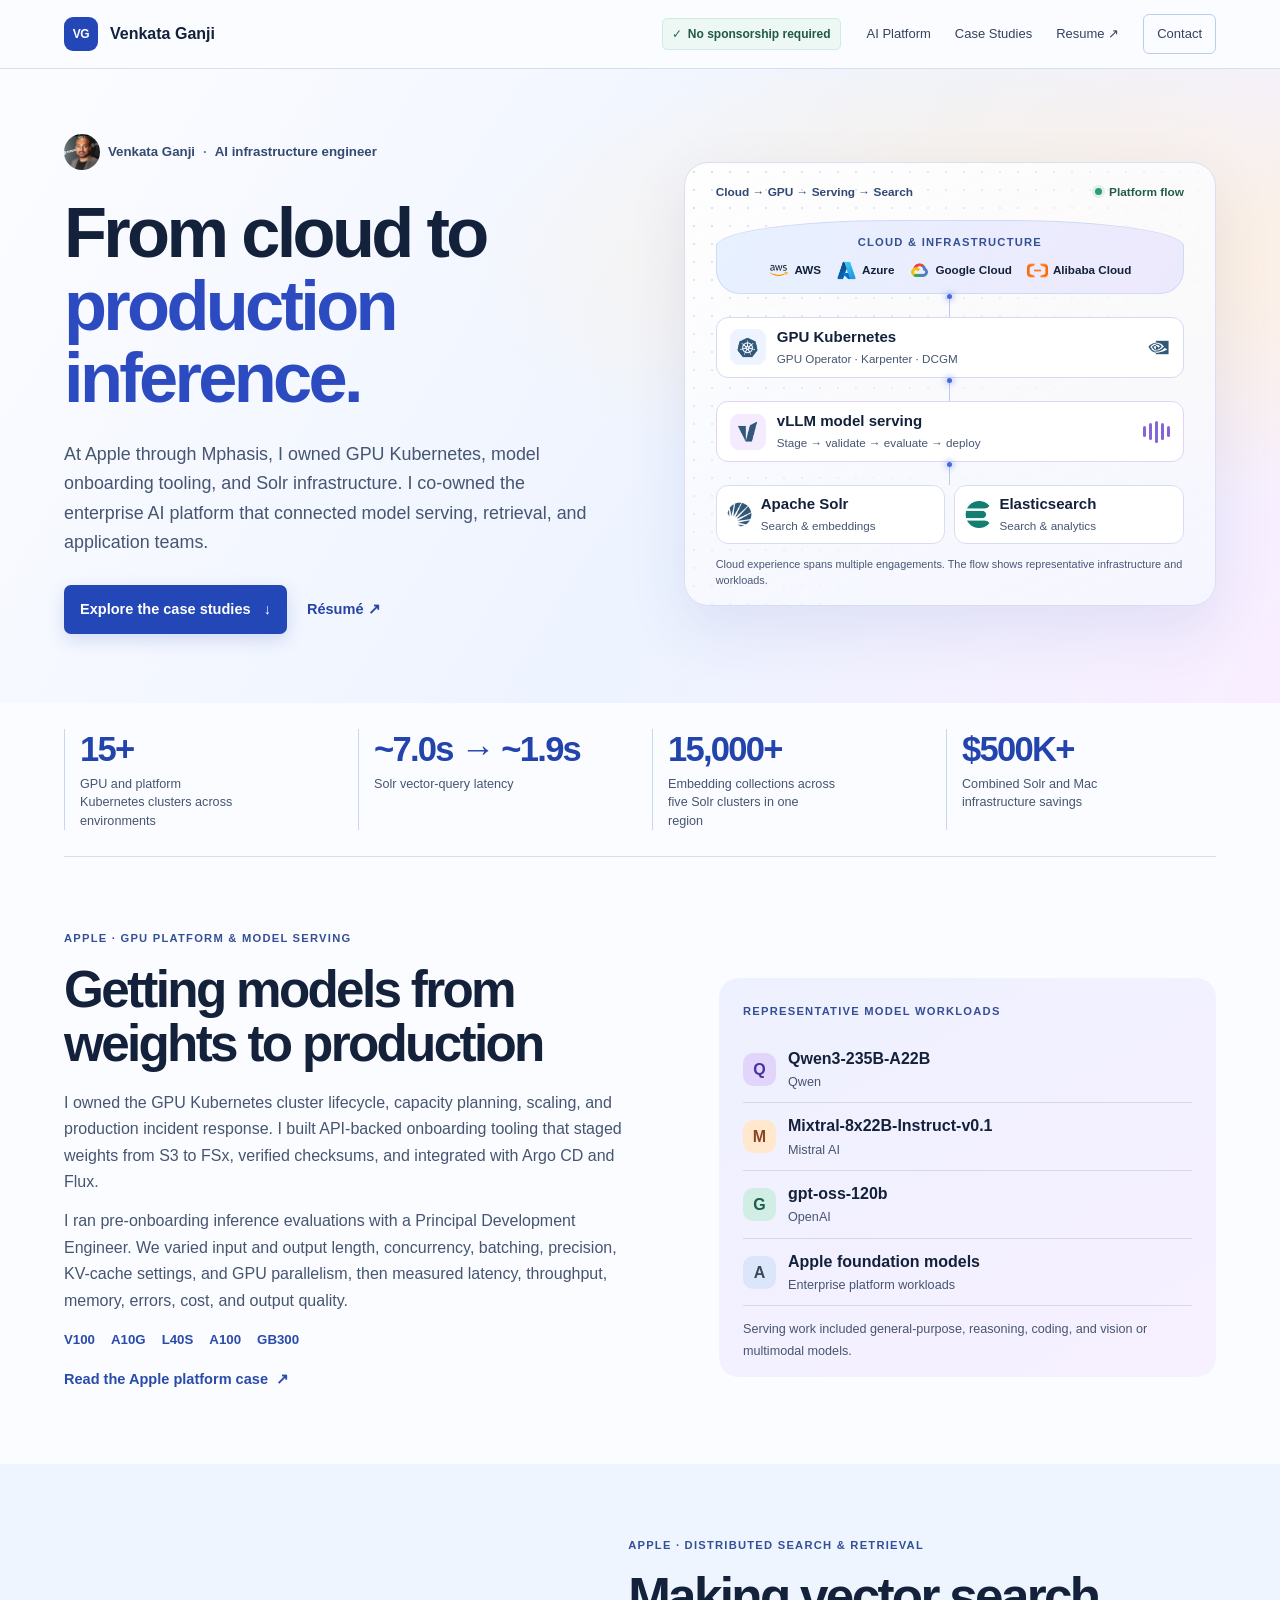
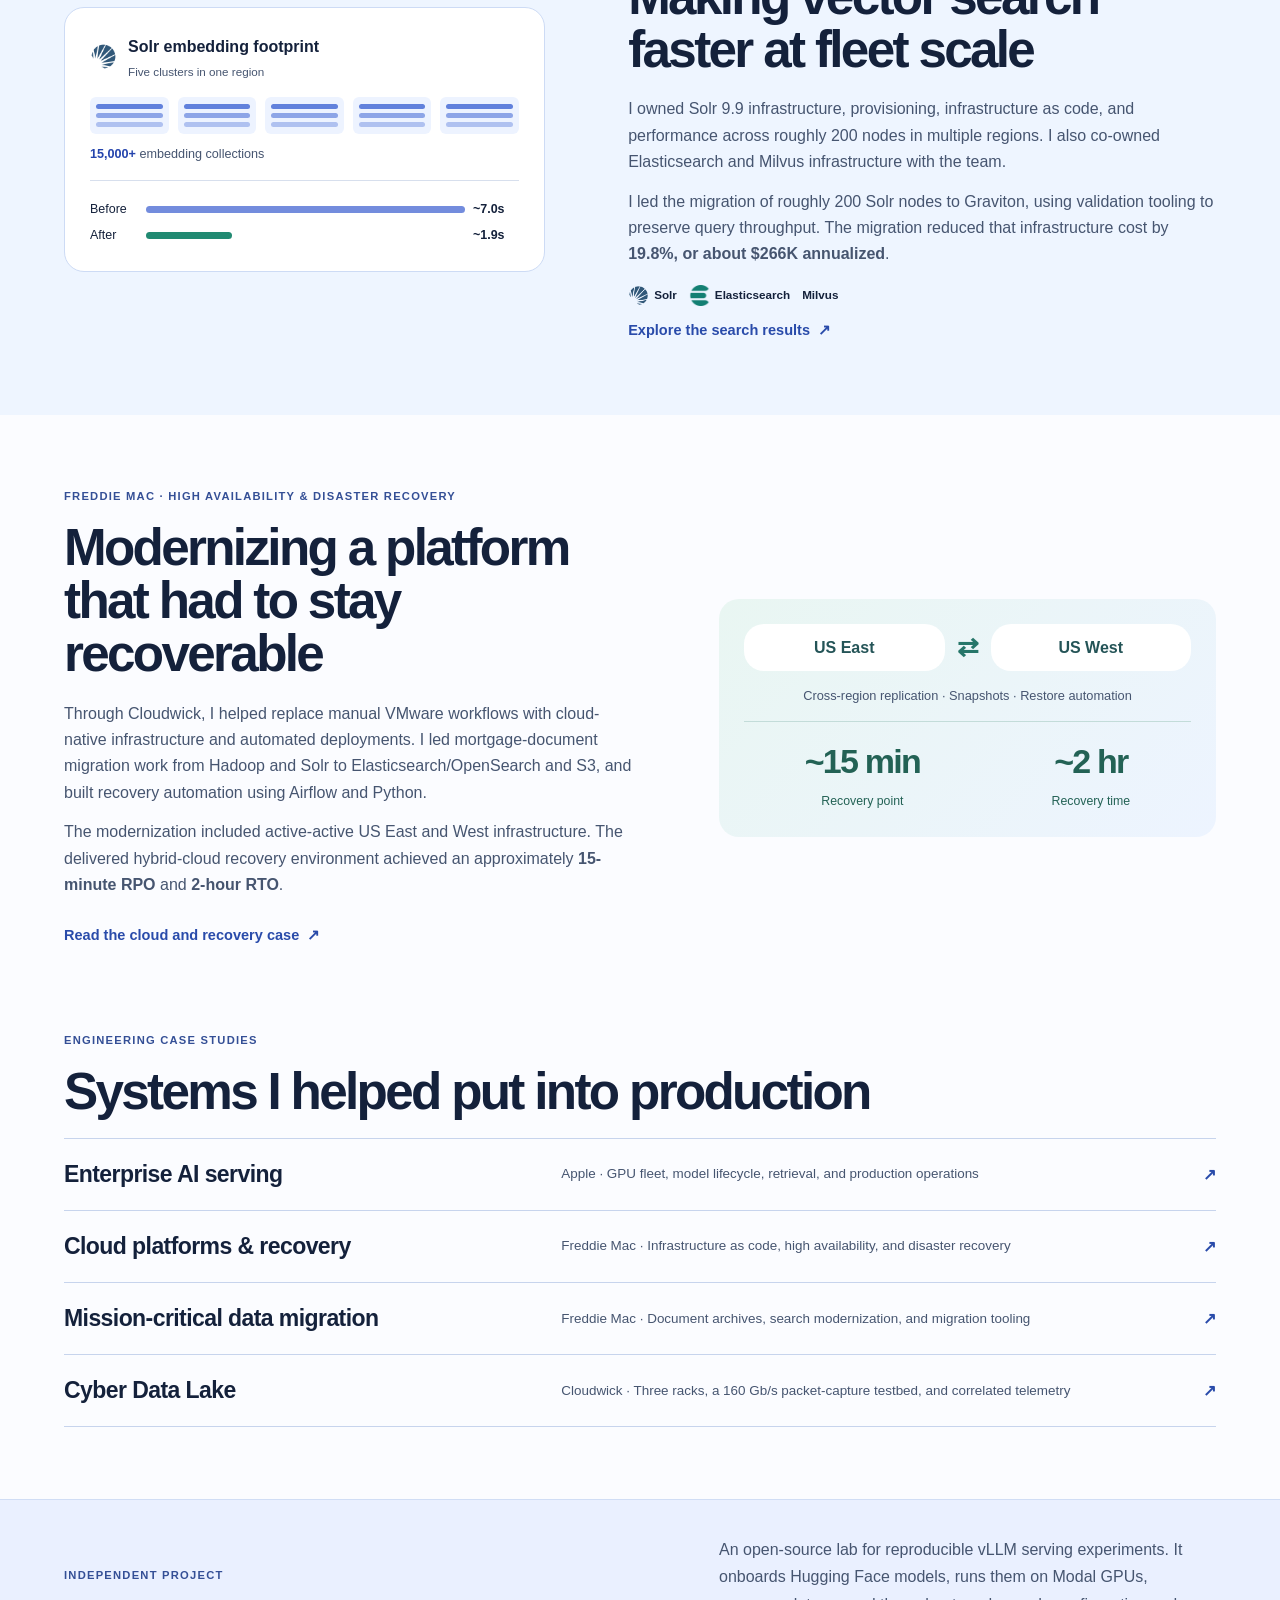
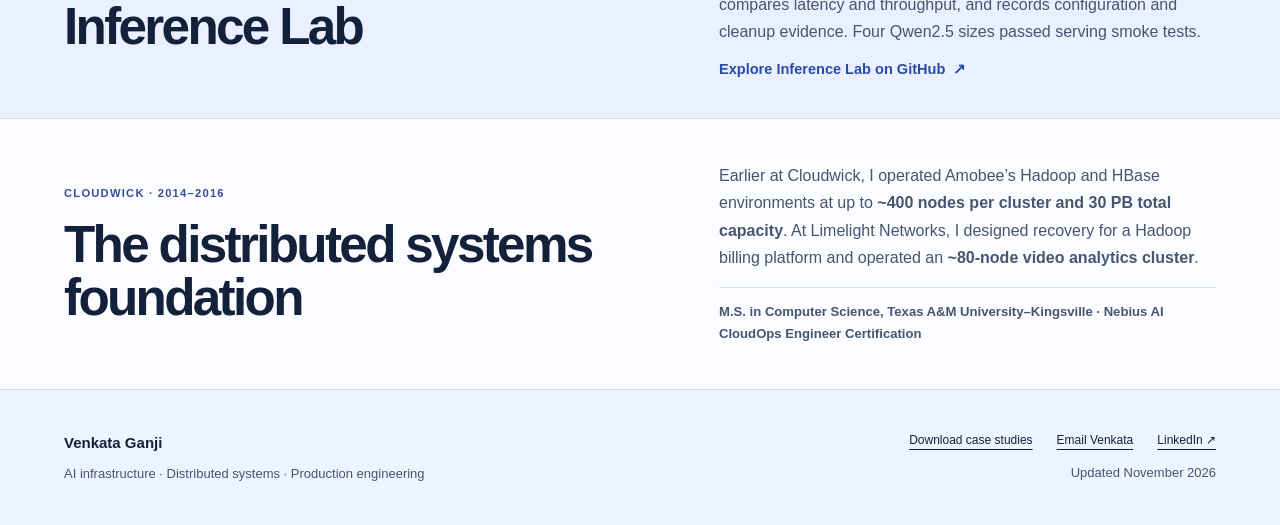
<file: index.html>
<!doctype html><html lang="en"><head><meta charset="utf-8"><meta name="viewport" content="width=device-width, initial-scale=1"><title>AI Infrastructure &amp; Distributed Systems | Venkata Ganji</title><meta name="description" content="AI infrastructure and platform engineer with 12 years building and operating production distributed systems. At Apple, I owned GPU Kubernetes platform engineering, model-onboarding tooling and Solr infrastructure within a shared enterprise AI platform. My work connects cloud architecture, hardware, deployment automation, performance engineering and production reliability—from building the foundation to observability, high availability and recovery."><meta name="theme-color" content="#f7f9ff"><meta property="og:title" content="AI Infrastructure &amp; Distributed Systems"><meta property="og:description" content="AI infrastructure and platform engineer with 12 years building and operating production distributed systems. At Apple, I owned GPU Kubernetes platform engineering, model-onboarding tooling and Solr infrastructure within a shared enterprise AI platform. My work connects cloud architecture, hardware, deployment automation, performance engineering and production reliability—from building the foundation to observability, high availability and recovery."><meta property="og:type" content="website"><link rel="canonical" href="https://offroadguy.github.io/"><link rel="icon" href="assets/favicon.svg" type="image/svg+xml"><link rel="stylesheet" href="assets/style.css?v=2.6.0"><link rel="stylesheet" href="assets/refresh.css?v=2.6.0"><script defer src="assets/site.js?v=2.6.0"></script></head><body><a class="skip" href="#main">Skip to content</a><header class="site-header"><a class="wordmark" href="index.html"><span class="monogram">VG</span> Venkata Ganji</a><div class="header-actions"><span class="sponsorship-badge"><span aria-hidden="true">✓</span> No sponsorship required</span><nav aria-label="Primary"><a href="index.html#platform">AI Platform</a><a href="index.html#work">Case Studies</a><a href="downloads/Venkata_Ganji_Resume.pdf">Resume <span aria-hidden="true">↗</span></a><a class="nav-contact" href="mailto:venkataganji.careers@gmail.com">Contact</a></nav></div></header><main id="main" class="portfolio-home">
  <section class="home-hero">
    <div class="home-wrap hero-layout">
      <div class="hero-story">
        <div class="byline"><img src="assets/venkata-ganji.jpg" alt="" width="36" height="36"> Venkata Ganji <span>·</span> AI infrastructure engineer</div>
        <h1>From cloud to<br><em>production inference.</em></h1>
        <p>At Apple through Mphasis, I owned GPU Kubernetes, model onboarding tooling, and Solr infrastructure. I co-owned the enterprise AI platform that connected model serving, retrieval, and application teams.</p>
        <div class="hero-actions"><a class="primary-link" href="#work">Explore the case studies <span aria-hidden="true">↓</span></a><a href="downloads/Venkata_Ganji_Resume.pdf">Résumé <span aria-hidden="true">↗</span></a></div>
      </div>
      <figure class="system-flow">
        <div class="flow-header"><span>Cloud → GPU → Serving → Search</span><span class="flow-live" aria-hidden="true"><i></i> Platform flow</span></div>
        <div class="cloud-layer">
          <div class="flow-label">CLOUD &amp; INFRASTRUCTURE</div>
          <div class="provider-logos">
            <span><img src="assets/technologies/aws.png" alt="">AWS</span>
            <span><img src="assets/technologies/azure.png" alt="">Azure</span>
            <span><img src="assets/technologies/gcp.png" alt="">Google Cloud</span>
            <span><img src="assets/technologies/alibabacloud.png" alt="">Alibaba Cloud</span>
          </div>
        </div>
        <div class="signal-wire" aria-hidden="true"></div>
        <div class="flow-node fleet-node"><span class="flow-icon"><img src="assets/technologies/kubernetes.png" alt=""></span><div><strong>GPU Kubernetes</strong><small>GPU Operator · Karpenter · DCGM</small></div><img class="node-brand" src="assets/technologies/nvidia.png" alt="NVIDIA"></div>
        <div class="signal-wire" aria-hidden="true"></div>
        <div class="flow-node serving-node"><span class="flow-icon"><img src="assets/technologies/vllm.png" alt=""></span><div><strong>vLLM model serving</strong><small>Stage → validate → evaluate → deploy</small></div><span class="model-pulse" aria-hidden="true"><i></i><i></i><i></i><i></i><i></i></span></div>
        <div class="signal-wire" aria-hidden="true"></div>
        <div class="data-layer">
          <div><img src="assets/technologies/solr.png" alt=""><div><strong>Apache Solr</strong><small>Search &amp; embeddings</small></div></div>
          <div><img src="assets/technologies/elasticsearch.png" alt=""><div><strong>Elasticsearch</strong><small>Search &amp; analytics</small></div></div>
        </div>
        <figcaption>Cloud experience spans multiple engagements. The flow shows representative infrastructure and workloads.</figcaption>
      </figure>
    </div>
  </section>

  <dl class="home-wrap outcome-line">
    <div><dt>15+</dt><dd>GPU and platform Kubernetes clusters across environments</dd></div>
    <div><dt>~7.0s → ~1.9s</dt><dd>Solr vector-query latency</dd></div>
    <div><dt>15,000+</dt><dd>Embedding collections across five Solr clusters in one region</dd></div>
    <div><dt>$500K+</dt><dd>Combined Solr and Mac infrastructure savings</dd></div>
  </dl>

  <section class="home-wrap story-section" id="platform">
    <div class="section-label">APPLE · GPU PLATFORM &amp; MODEL SERVING</div>
    <div class="story-grid" id="kubernetes">
      <div class="story-copy">
        <h2>Getting models from weights to production</h2>
        <p>I owned the GPU Kubernetes cluster lifecycle, capacity planning, scaling, and production incident response. I built API-backed onboarding tooling that staged weights from S3 to FSx, verified checksums, and integrated with Argo CD and Flux.</p>
        <p>I ran pre-onboarding inference evaluations with a Principal Development Engineer. We varied input and output length, concurrency, batching, precision, KV-cache settings, and GPU parallelism, then measured latency, throughput, memory, errors, cost, and output quality.</p>
        <ul class="word-strip" aria-label="Representative GPU platforms"><li>V100</li><li>A10G</li><li>L40S</li><li>A100</li><li>GB300</li></ul>
        <a class="story-link" href="cases/genai.html#kubernetes">Read the Apple platform case <span aria-hidden="true">↗</span></a>
      </div>
      <div class="model-panel" id="inference">
        <div class="section-label">REPRESENTATIVE MODEL WORKLOADS</div>
        <ul class="model-list">
          <li><span class="model-mark qwen" aria-hidden="true">Q</span><span><strong>Qwen3-235B-A22B</strong><small>Qwen</small></span></li>
          <li><span class="model-mark mixtral" aria-hidden="true">M</span><span><strong>Mixtral-8x22B-Instruct-v0.1</strong><small>Mistral AI</small></span></li>
          <li><span class="model-mark gpt" aria-hidden="true">G</span><span><strong>gpt-oss-120b</strong><small>OpenAI</small></span></li>
          <li><span class="model-mark foundation" aria-hidden="true">A</span><span><strong>Apple foundation models</strong><small>Enterprise platform workloads</small></span></li>
        </ul>
        <p>Serving work included general-purpose, reasoning, coding, and vision or multimodal models.</p>
      </div>
    </div>
  </section>

  <section class="search-band" id="search">
    <div class="home-wrap story-section story-grid">
      <div class="cluster-visual" data-animate-clusters>
        <div class="cluster-heading"><img src="assets/technologies/solr.png" alt=""><div><strong>Solr embedding footprint</strong><small>Five clusters in one region</small></div></div>
        <div class="cluster-row" aria-hidden="true">
          <span><i></i><i></i><i></i></span><span><i></i><i></i><i></i></span><span><i></i><i></i><i></i></span><span><i></i><i></i><i></i></span><span><i></i><i></i><i></i></span>
        </div>
        <div class="cluster-legend"><strong>15,000+</strong> embedding collections</div>
        <div class="latency-comparison" aria-label="Approximate Solr vector-query latency dropped from 7.0 seconds to 1.9 seconds">
          <div><span>Before</span><i class="before-bar" aria-hidden="true"></i><strong>~7.0s</strong></div>
          <div><span>After</span><i class="after-bar" aria-hidden="true"></i><strong>~1.9s</strong></div>
        </div>
      </div>
      <div class="story-copy">
        <div class="section-label">APPLE · DISTRIBUTED SEARCH &amp; RETRIEVAL</div>
        <h2>Making vector search faster at fleet scale</h2>
        <p>I owned Solr 9.9 infrastructure, provisioning, infrastructure as code, and performance across roughly 200 nodes in multiple regions. I also co-owned Elasticsearch and Milvus infrastructure with the team.</p>
        <p>I led the migration of roughly 200 Solr nodes to Graviton, using validation tooling to preserve query throughput. The migration reduced that infrastructure cost by <strong>19.8%, or about $266K annualized</strong>.</p>
        <div class="inline-brands" id="technology"><span><img src="assets/technologies/solr.png" alt="">Solr</span><span><img src="assets/technologies/elasticsearch.png" alt="">Elasticsearch</span><span>Milvus</span></div>
        <a class="story-link" href="cases/genai.html#outcomes">Explore the search results <span aria-hidden="true">↗</span></a>
      </div>
    </div>
  </section>

  <section class="home-wrap story-section story-grid recovery-layout" id="cloud-native">
    <div class="story-copy">
      <div class="section-label">FREDDIE MAC · HIGH AVAILABILITY &amp; DISASTER RECOVERY</div>
      <h2>Modernizing a platform that had to stay recoverable</h2>
      <p>Through Cloudwick, I helped replace manual VMware workflows with cloud-native infrastructure and automated deployments. I led mortgage-document migration work from Hadoop and Solr to Elasticsearch/OpenSearch and S3, and built recovery automation using Airflow and Python.</p>
      <p>The modernization included active-active US East and West infrastructure. The delivered hybrid-cloud recovery environment achieved an approximately <strong>15-minute RPO</strong> and <strong>2-hour RTO</strong>.</p>
      <a class="story-link" href="cases/cloud-foundations.html#platform-lifecycle">Read the cloud and recovery case <span aria-hidden="true">↗</span></a>
    </div>
    <div class="recovery-visual" aria-label="US East and US West active-active infrastructure with separate recovery workflows">
      <div class="region-route"><span>US East</span><b aria-hidden="true">⇄</b><span>US West</span></div>
      <p>Cross-region replication · Snapshots · Restore automation</p>
      <div class="recovery-metrics"><div><strong>~15 min</strong><small>Recovery point</small></div><div><strong>~2 hr</strong><small>Recovery time</small></div></div>
    </div>
  </section>

  <section class="home-wrap story-section work-ledger" id="work">
    <div class="section-label">ENGINEERING CASE STUDIES</div>
    <h2>Systems I helped put into production</h2>
    <div class="editorial-list">
      <a href="cases/genai.html"><strong>Enterprise AI serving</strong><span>Apple · GPU fleet, model lifecycle, retrieval, and production operations</span><b aria-hidden="true">↗</b></a>
      <a href="cases/cloud-foundations.html"><strong>Cloud platforms &amp; recovery</strong><span>Freddie Mac · Infrastructure as code, high availability, and disaster recovery</span><b aria-hidden="true">↗</b></a>
      <a href="cases/migration.html"><strong>Mission-critical data migration</strong><span>Freddie Mac · Document archives, search modernization, and migration tooling</span><b aria-hidden="true">↗</b></a>
      <a href="cases/cyber-data.html"><strong>Cyber Data Lake</strong><span>Cloudwick · Three racks, a 160 Gb/s packet-capture testbed, and correlated telemetry</span><b aria-hidden="true">↗</b></a>
    </div>
  </section>

  <section class="lab-band" id="about">
    <div class="home-wrap story-grid">
      <div><div class="section-label">INDEPENDENT PROJECT</div><h2>Inference Lab</h2></div>
      <div><p>An open-source lab for reproducible vLLM serving experiments. It onboards Hugging Face models, runs them on Modal GPUs, compares latency and throughput, and records configuration and cleanup evidence. Four Qwen2.5 sizes passed serving smoke tests.</p><a class="story-link" href="https://github.com/offroadguy/inference-lab">Explore Inference Lab on GitHub <span aria-hidden="true">↗</span></a></div>
    </div>
  </section>
  <section class="home-wrap story-section story-grid foundations" aria-labelledby="foundations-title">
    <div><div class="section-label">CLOUDWICK · 2014–2016</div><h2 id="foundations-title">The distributed systems foundation</h2></div>
    <div><p>Earlier at Cloudwick, I operated Amobee’s Hadoop and HBase environments at up to <strong>~400 nodes per cluster and 30 PB total capacity</strong>. At Limelight Networks, I designed recovery for a Hadoop billing platform and operated an <strong>~80-node video analytics cluster</strong>.</p>
    <p class="profile-facts">M.S. in Computer Science, Texas A&amp;M University–Kingsville · Nebius AI CloudOps Engineer Certification</p></div>
  </section>
</main>
<footer><div><strong>Venkata Ganji</strong><p>AI infrastructure · Distributed systems · Production engineering</p></div><div><a href="downloads/Venkata_Ganji_Case_Studies.pdf">Download case studies</a><a href="mailto:venkataganji.careers@gmail.com">Email Venkata</a><a href="https://www.linkedin.com/in/venkata-sai-ganji-3a30a2a4/">LinkedIn ↗</a><small>Updated November 2026</small></div></footer><dialog id="diagram-dialog" aria-labelledby="dialog-title"><div class="dialog-toolbar"><strong id="dialog-title">Architecture diagram</strong><div><button id="zoom-out" type="button" aria-label="Zoom out">−</button><button id="zoom-in" type="button" aria-label="Zoom in">+</button><button id="close-dialog" type="button">Close ✕</button></div></div><div class="diagram-stage"><img id="dialog-image" alt=""></div></dialog></body></html>
</file>
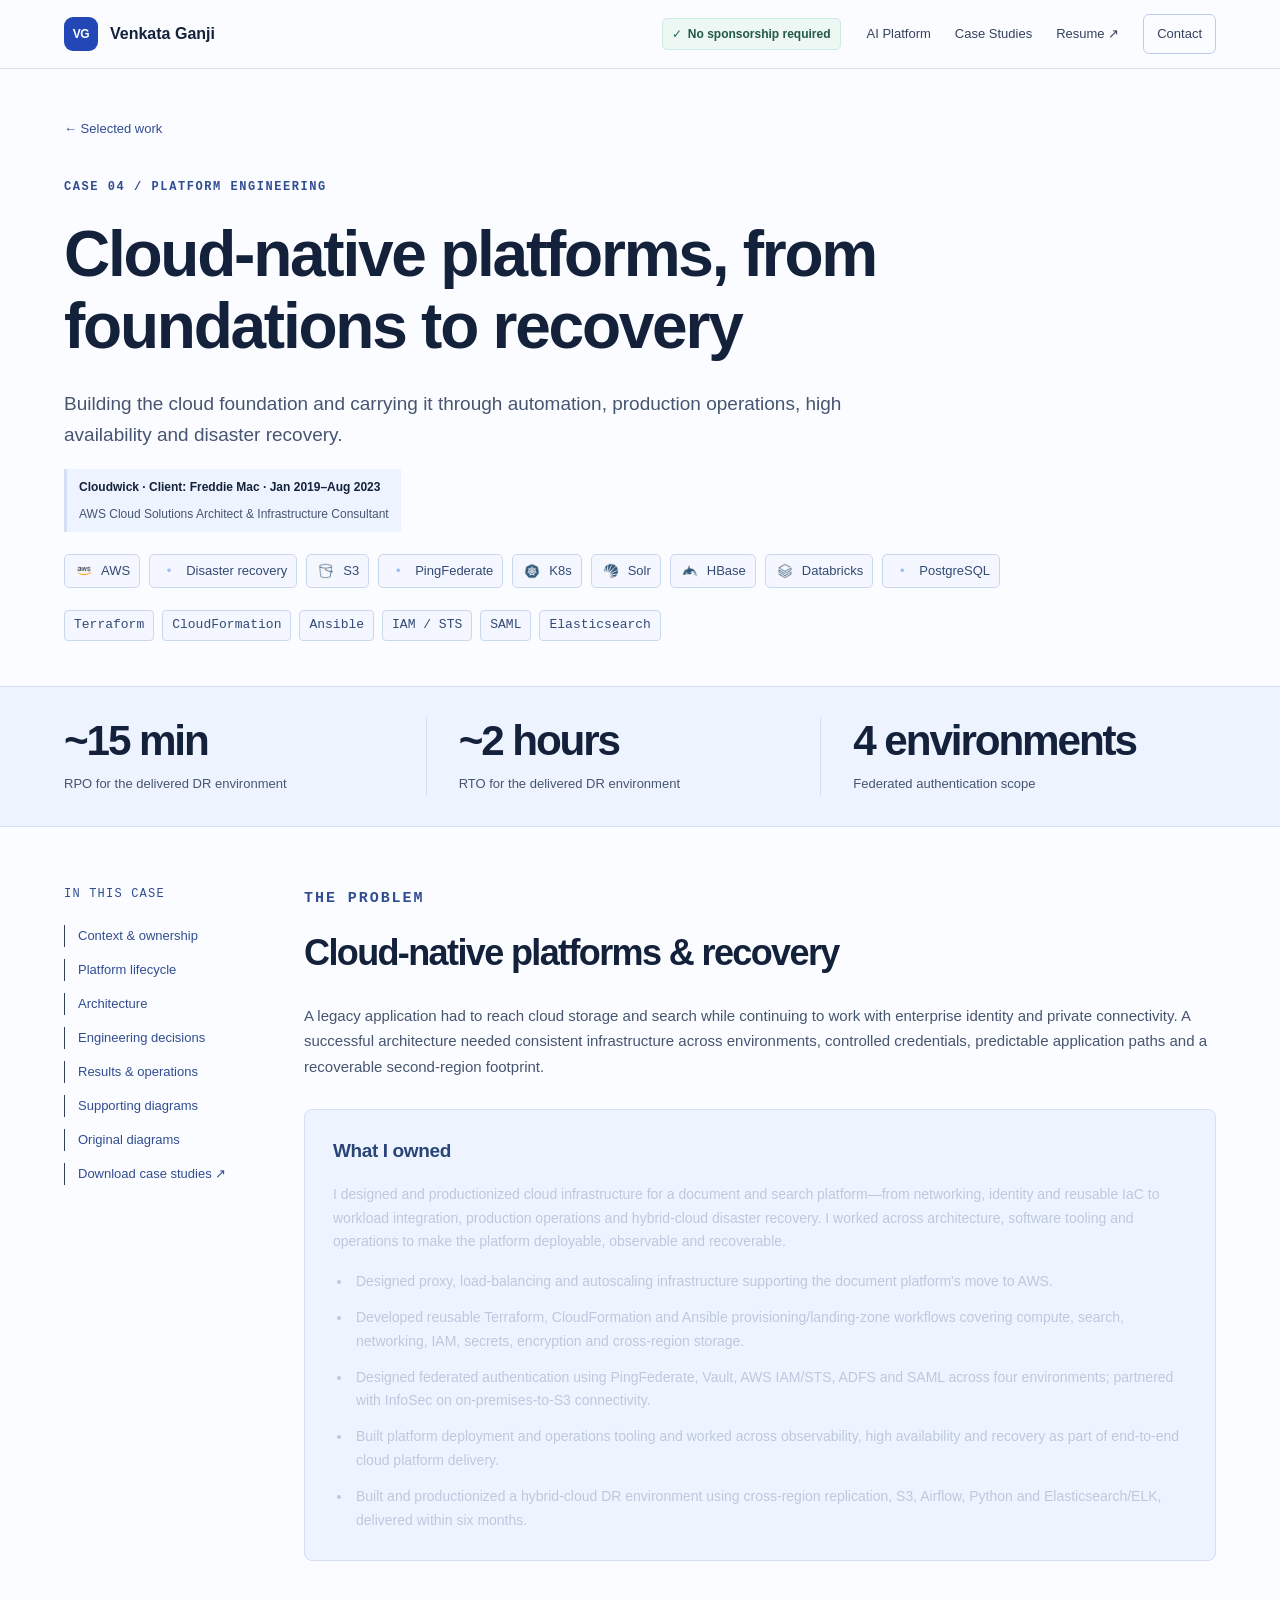
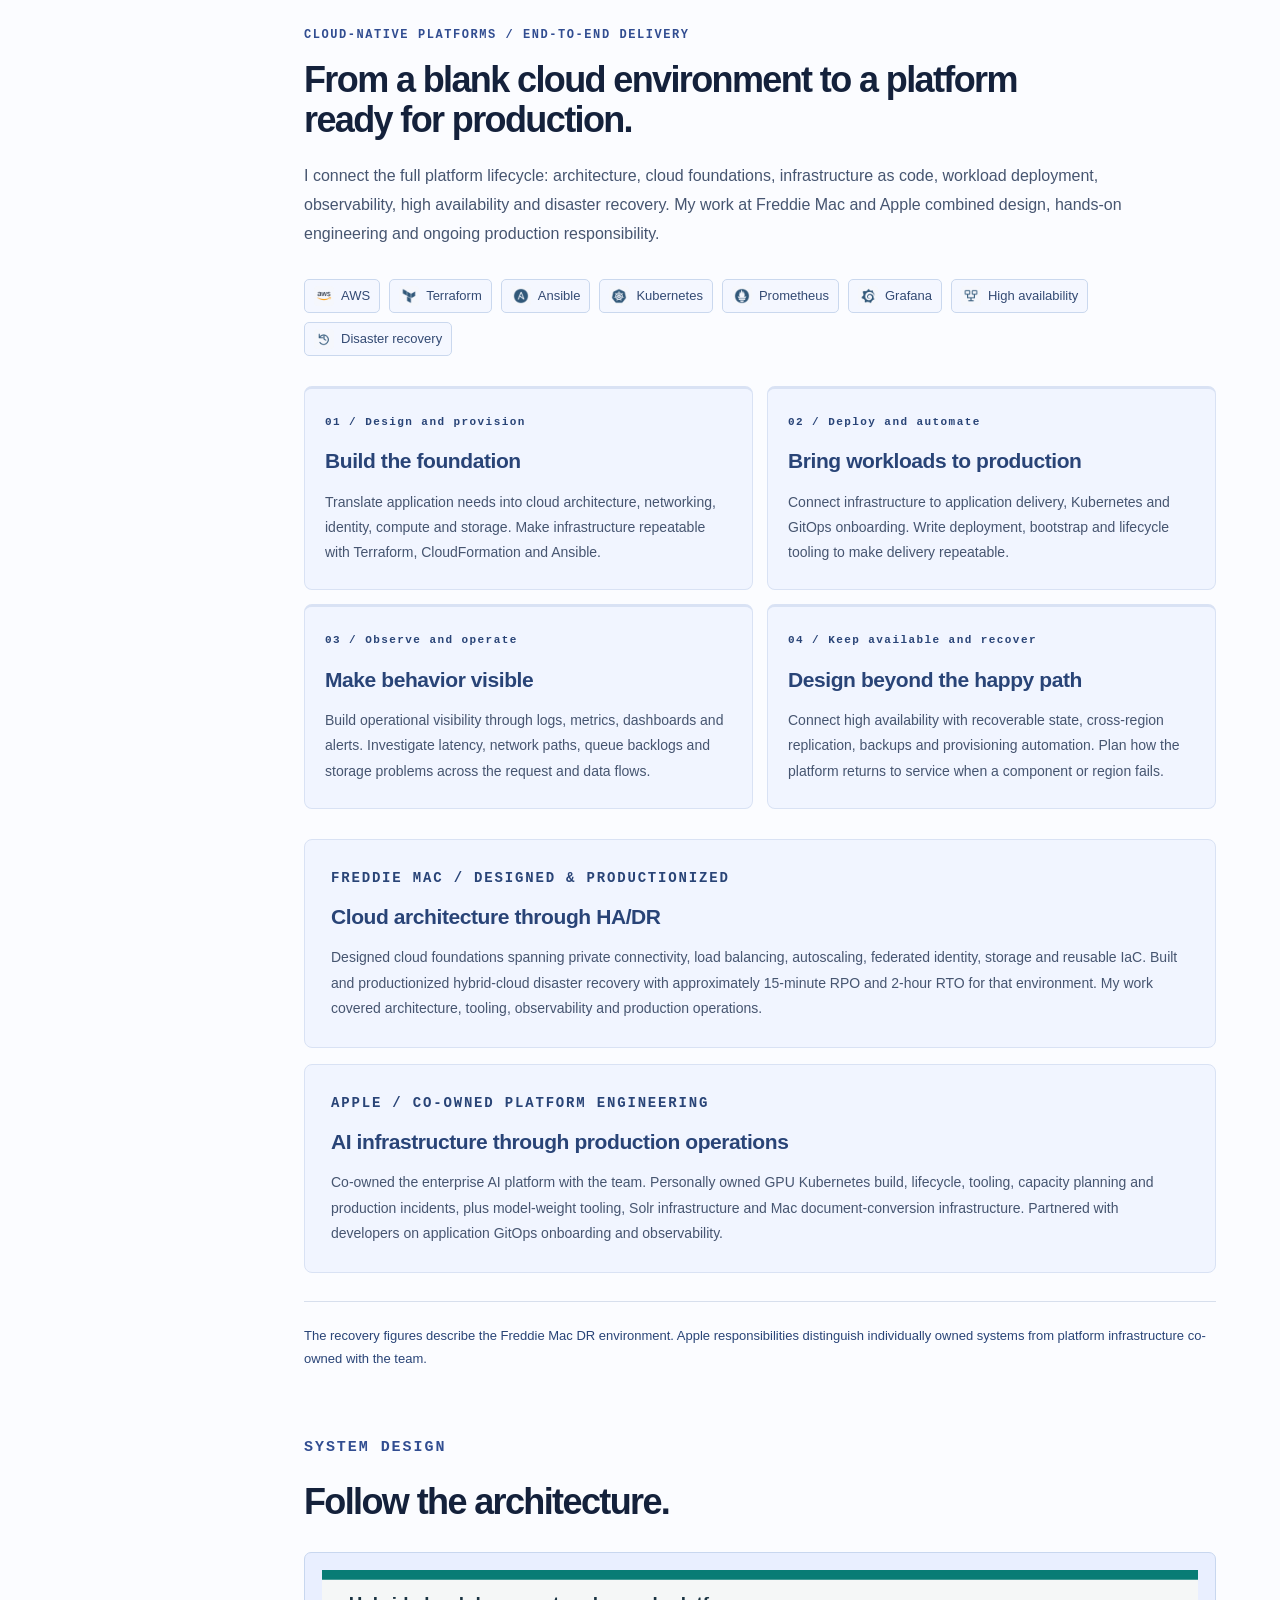
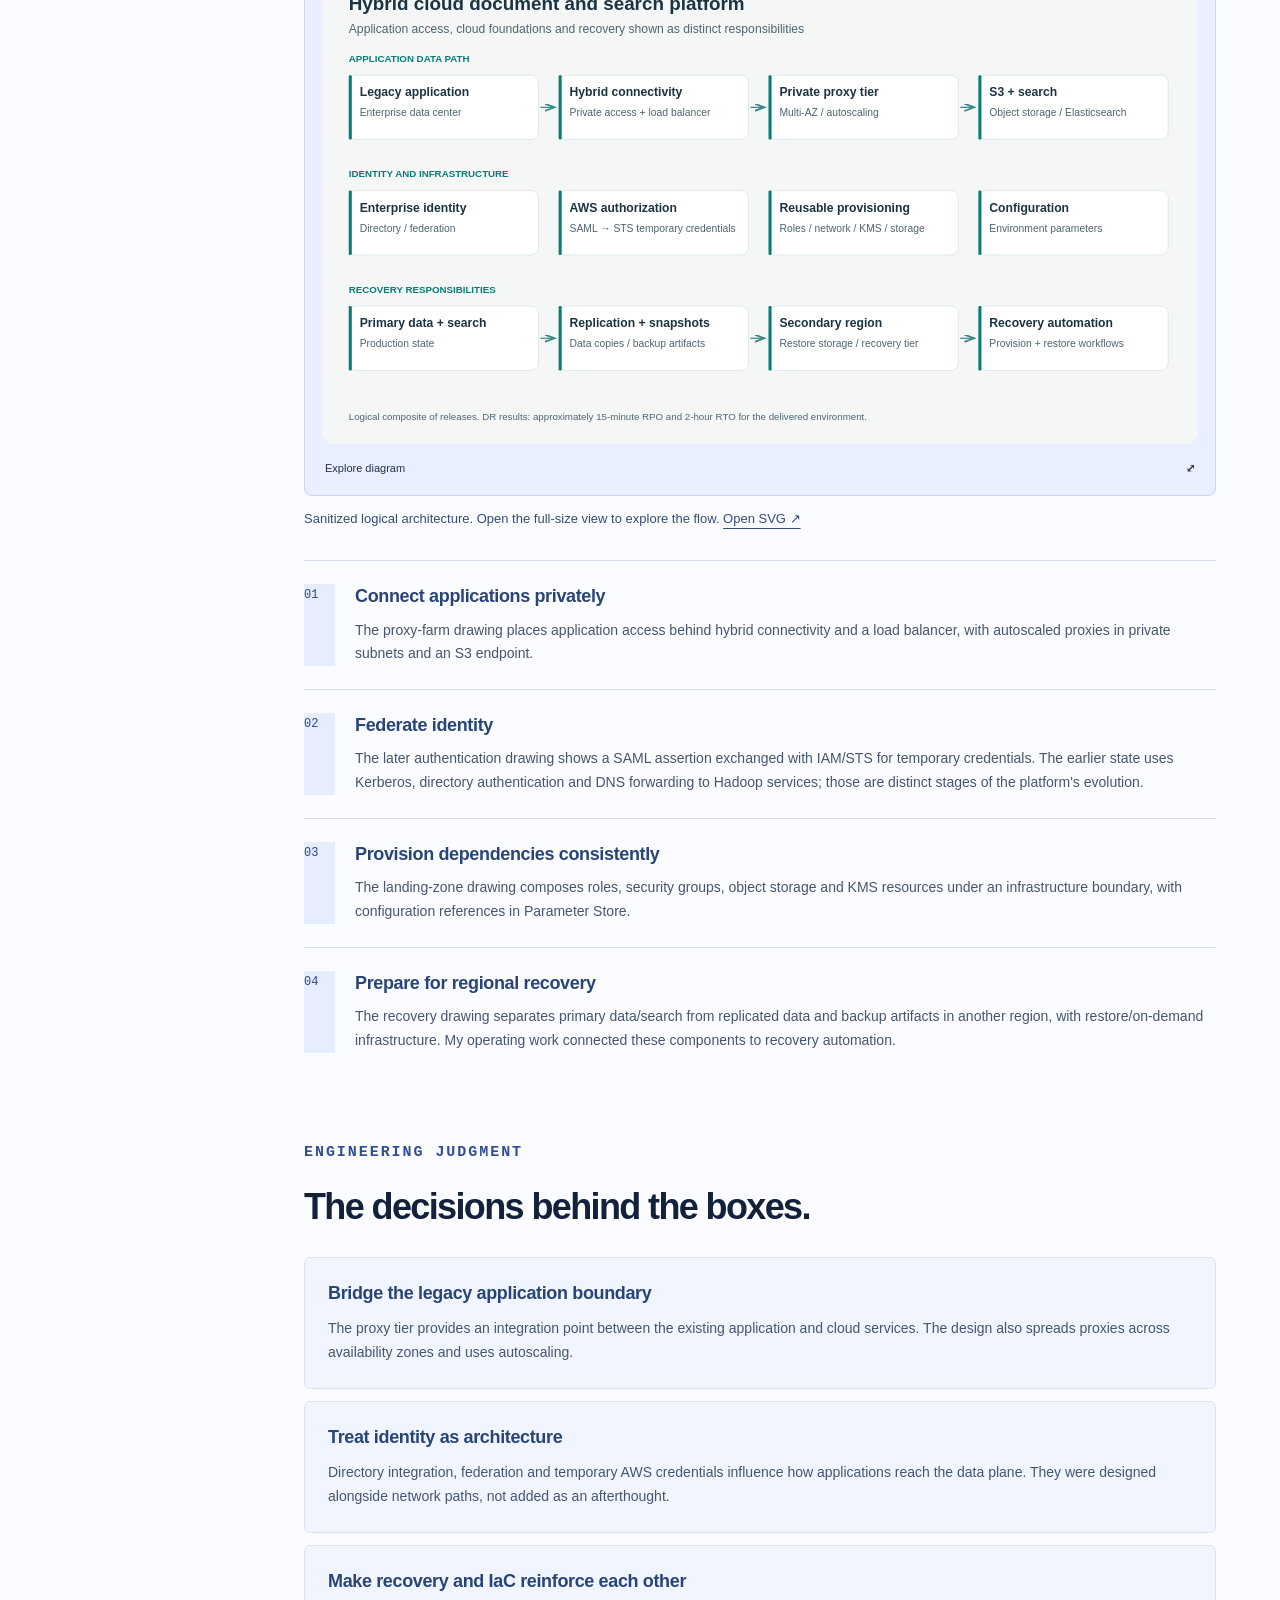
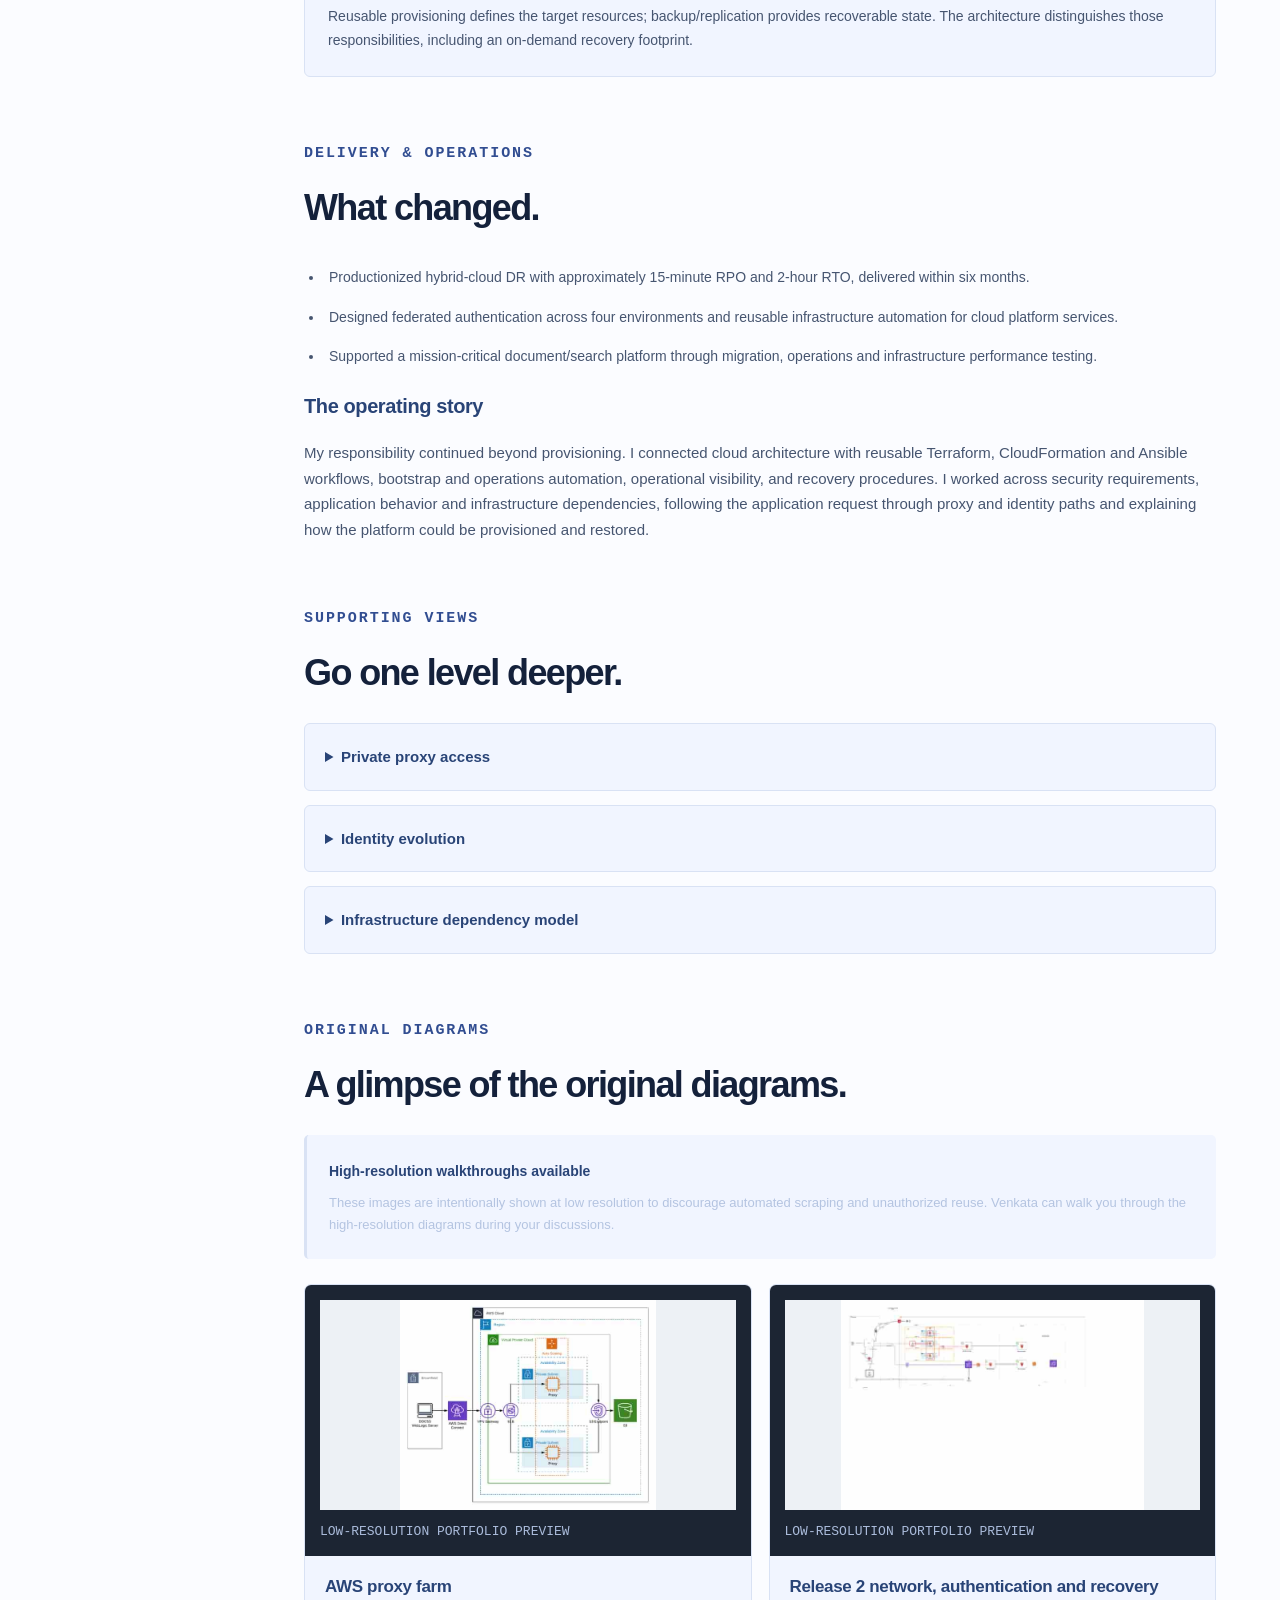
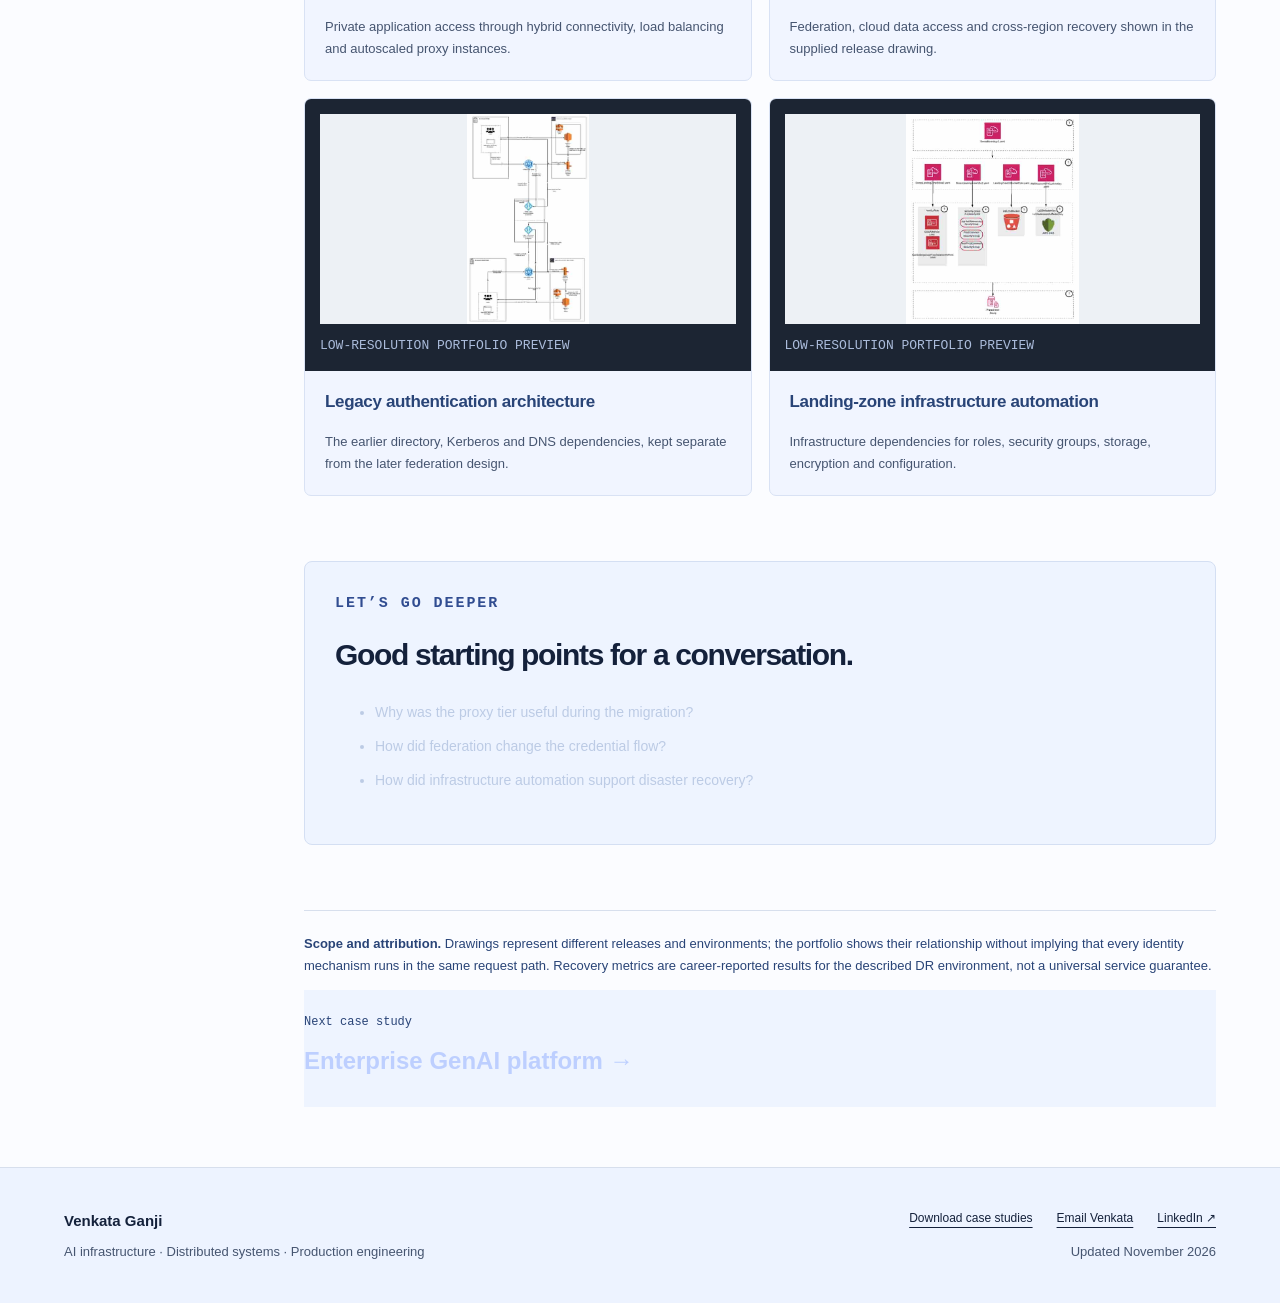
<file: cases/cloud-foundations.html>
<!doctype html><html lang="en"><head><meta charset="utf-8"><meta name="viewport" content="width=device-width, initial-scale=1"><title>Cloud-native platforms, from foundations to recovery | Venkata Ganji</title><meta name="description" content="Building the cloud foundation and carrying it through automation, production operations, high availability and disaster recovery."><meta name="theme-color" content="#f7f9ff"><meta property="og:title" content="Cloud-native platforms, from foundations to recovery"><meta property="og:description" content="Building the cloud foundation and carrying it through automation, production operations, high availability and disaster recovery."><meta property="og:type" content="website"><link rel="canonical" href="https://offroadguy.github.io/cases/cloud-foundations.html"><link rel="icon" href="../assets/favicon.svg" type="image/svg+xml"><link rel="stylesheet" href="../assets/style.css?v=2.6.0"><link rel="stylesheet" href="../assets/refresh.css?v=2.6.0"><script defer src="../assets/site.js?v=2.6.0"></script></head><body><a class="skip" href="#main">Skip to content</a><header class="site-header"><a class="wordmark" href="../index.html"><span class="monogram">VG</span> Venkata Ganji</a><div class="header-actions"><span class="sponsorship-badge"><span aria-hidden="true">✓</span> No sponsorship required</span><nav aria-label="Primary"><a href="../index.html#platform">AI Platform</a><a href="../index.html#work">Case Studies</a><a href="../downloads/Venkata_Ganji_Resume.pdf">Resume <span aria-hidden="true">↗</span></a><a class="nav-contact" href="mailto:venkataganji.careers@gmail.com">Contact</a></nav></div></header><main id="main"><section class="case-hero purple"><a class="back-link" href="../index.html#work">← Selected work</a><p class="eyebrow">CASE 04 / PLATFORM ENGINEERING</p><h1>Cloud-native platforms, from foundations to recovery</h1><p class="case-deck">Building the cloud foundation and carrying it through automation, production operations, high availability and disaster recovery.</p><div class="engagement"><strong>Cloudwick · Client: Freddie Mac · Jan 2019–Aug 2023</strong><span>AWS Cloud Solutions Architect &amp; Infrastructure Consultant</span></div><ul class="technology-strip" aria-label="Freddie Mac tools and capabilities"><li><img src="../assets/technologies/aws.png" width="20" height="20" alt="" loading="lazy"><span>AWS</span></li><li><span class="technology-symbol" aria-hidden="true">•</span><span>Disaster recovery</span></li><li><img src="../assets/technologies/s3.png" width="20" height="20" alt="" loading="lazy"><span>S3</span></li><li><span class="technology-symbol" aria-hidden="true">•</span><span>PingFederate</span></li><li><img src="../assets/technologies/kubernetes.png" width="20" height="20" alt="" loading="lazy"><span>K8s</span></li><li><img src="../assets/technologies/solr.png" width="20" height="20" alt="" loading="lazy"><span>Solr</span></li><li><img src="../assets/technologies/hbase.png" width="20" height="20" alt="" loading="lazy"><span>HBase</span></li><li><img src="../assets/technologies/databricks.png" width="20" height="20" alt="" loading="lazy"><span>Databricks</span></li><li><span class="technology-symbol" aria-hidden="true">•</span><span>PostgreSQL</span></li></ul><div class="tags"><span>Terraform</span><span>CloudFormation</span><span>Ansible</span><span>IAM / STS</span><span>SAML</span><span>Elasticsearch</span></div></section><div class="case-metrics"><div><strong>~15 min</strong><span>RPO for the delivered DR environment</span></div><div><strong>~2 hours</strong><span>RTO for the delivered DR environment</span></div><div><strong>4 environments</strong><span>Federated authentication scope</span></div></div><div class="case-layout"><aside><p>IN THIS CASE</p><a href="#context">Context & ownership</a><a href="#platform-lifecycle">Platform lifecycle</a><a href="#architecture">Architecture</a><a href="#decisions">Engineering decisions</a><a href="#outcomes">Results & operations</a><a href="#deep-dive">Supporting diagrams</a><a href="#original-diagrams">Original diagrams</a><a href="../downloads/Venkata_Ganji_Case_Studies.pdf">Download case studies ↗</a></aside><article class="case-content"><section id="context"><p class="eyebrow">THE PROBLEM</p><h2>Cloud-native platforms &amp; recovery</h2><p>A legacy application had to reach cloud storage and search while continuing to work with enterprise identity and private connectivity. A successful architecture needed consistent infrastructure across environments, controlled credentials, predictable application paths and a recoverable second-region footprint.</p><div class="ownership"><h3>What I owned</h3><p>I designed and productionized cloud infrastructure for a document and search platform—from networking, identity and reusable IaC to workload integration, production operations and hybrid-cloud disaster recovery. I worked across architecture, software tooling and operations to make the platform deployable, observable and recoverable.</p><ul><li>Designed proxy, load-balancing and autoscaling infrastructure supporting the document platform&#x27;s move to AWS.</li><li>Developed reusable Terraform, CloudFormation and Ansible provisioning/landing-zone workflows covering compute, search, networking, IAM, secrets, encryption and cross-region storage.</li><li>Designed federated authentication using PingFederate, Vault, AWS IAM/STS, ADFS and SAML across four environments; partnered with InfoSec on on-premises-to-S3 connectivity.</li><li>Built platform deployment and operations tooling and worked across observability, high availability and recovery as part of end-to-end cloud platform delivery.</li><li>Built and productionized a hybrid-cloud DR environment using cross-region replication, S3, Airflow, Python and Elasticsearch/ELK, delivered within six months.</li></ul></div></section><section class="engineering-feature cloud-native-feature" id="platform-lifecycle"><div class="engineering-intro"><p class="eyebrow">CLOUD-NATIVE PLATFORMS / END-TO-END DELIVERY</p><h2>From a blank cloud environment to a platform ready for production.</h2><p>I connect the full platform lifecycle: architecture, cloud foundations, infrastructure as code, workload deployment, observability, high availability and disaster recovery. My work at Freddie Mac and Apple combined design, hands-on engineering and ongoing production responsibility.</p></div><ul class="technology-strip" aria-label="Cloud-native lifecycle tools and capabilities"><li><img src="../assets/technologies/aws.png" width="20" height="20" alt="" loading="lazy"><span>AWS</span></li><li><img src="../assets/technologies/terraform.png" width="20" height="20" alt="" loading="lazy"><span>Terraform</span></li><li><img src="../assets/technologies/ansible.png" width="20" height="20" alt="" loading="lazy"><span>Ansible</span></li><li><img src="../assets/technologies/kubernetes.png" width="20" height="20" alt="" loading="lazy"><span>Kubernetes</span></li><li><img src="../assets/technologies/prometheus.png" width="20" height="20" alt="" loading="lazy"><span>Prometheus</span></li><li><img src="../assets/technologies/grafana.png" width="20" height="20" alt="" loading="lazy"><span>Grafana</span></li><li><img src="../assets/technologies/ha.png" width="20" height="20" alt="" loading="lazy"><span>High availability</span></li><li><img src="../assets/technologies/dr.png" width="20" height="20" alt="" loading="lazy"><span>Disaster recovery</span></li></ul><div class="platform-lifecycle"><article><p class="eyebrow">01 / Design and provision</p><h3>Build the foundation</h3><p>Translate application needs into cloud architecture, networking, identity, compute and storage. Make infrastructure repeatable with Terraform, CloudFormation and Ansible.</p></article><article><p class="eyebrow">02 / Deploy and automate</p><h3>Bring workloads to production</h3><p>Connect infrastructure to application delivery, Kubernetes and GitOps onboarding. Write deployment, bootstrap and lifecycle tooling to make delivery repeatable.</p></article><article><p class="eyebrow">03 / Observe and operate</p><h3>Make behavior visible</h3><p>Build operational visibility through logs, metrics, dashboards and alerts. Investigate latency, network paths, queue backlogs and storage problems across the request and data flows.</p></article><article><p class="eyebrow">04 / Keep available and recover</p><h3>Design beyond the happy path</h3><p>Connect high availability with recoverable state, cross-region replication, backups and provisioning automation. Plan how the platform returns to service when a component or region fails.</p></article></div><div class="experience-split"><article><p class="eyebrow">FREDDIE MAC / DESIGNED &amp; PRODUCTIONIZED</p><h3>Cloud architecture through HA/DR</h3><p>Designed cloud foundations spanning private connectivity, load balancing, autoscaling, federated identity, storage and reusable IaC. Built and productionized hybrid-cloud disaster recovery with approximately 15-minute RPO and 2-hour RTO for that environment. My work covered architecture, tooling, observability and production operations.</p></article><article><p class="eyebrow">APPLE / CO-OWNED PLATFORM ENGINEERING</p><h3>AI infrastructure through production operations</h3><p>Co-owned the enterprise AI platform with the team. Personally owned GPU Kubernetes build, lifecycle, tooling, capacity planning and production incidents, plus model-weight tooling, Solr infrastructure and Mac document-conversion infrastructure. Partnered with developers on application GitOps onboarding and observability.</p></article></div><p class="scope">The recovery figures describe the Freddie Mac DR environment. Apple responsibilities distinguish individually owned systems from platform infrastructure co-owned with the team.</p></section><section id="architecture"><p class="eyebrow">SYSTEM DESIGN</p><h2>Follow the architecture.</h2><figure class="diagram"><button class="diagram-open" type="button" data-diagram="../assets/diagrams/cloud-overview.svg" data-title="Cloud-native platforms &amp; recovery" aria-label="Expand Cloud-native platforms &amp; recovery"><img src="../assets/diagrams/cloud-overview.svg" alt="Cloud-native platforms &amp; recovery" loading="lazy"><span>Explore diagram <b>⤢</b></span></button><figcaption>Sanitized logical architecture. Open the full-size view to explore the flow. <a href="../assets/diagrams/cloud-overview.svg" target="_blank" rel="noopener">Open SVG ↗</a></figcaption></figure><ol class="flow-list"><li><span class="step-num">01</span><div><h3>Connect applications privately</h3><p>The proxy-farm drawing places application access behind hybrid connectivity and a load balancer, with autoscaled proxies in private subnets and an S3 endpoint.</p></div></li><li><span class="step-num">02</span><div><h3>Federate identity</h3><p>The later authentication drawing shows a SAML assertion exchanged with IAM/STS for temporary credentials. The earlier state uses Kerberos, directory authentication and DNS forwarding to Hadoop services; those are distinct stages of the platform&#x27;s evolution.</p></div></li><li><span class="step-num">03</span><div><h3>Provision dependencies consistently</h3><p>The landing-zone drawing composes roles, security groups, object storage and KMS resources under an infrastructure boundary, with configuration references in Parameter Store.</p></div></li><li><span class="step-num">04</span><div><h3>Prepare for regional recovery</h3><p>The recovery drawing separates primary data/search from replicated data and backup artifacts in another region, with restore/on-demand infrastructure. My operating work connected these components to recovery automation.</p></div></li></ol></section><section id="decisions"><p class="eyebrow">ENGINEERING JUDGMENT</p><h2>The decisions behind the boxes.</h2><div class="decision-grid"><article><h3>Bridge the legacy application boundary</h3><p>The proxy tier provides an integration point between the existing application and cloud services. The design also spreads proxies across availability zones and uses autoscaling.</p></article><article><h3>Treat identity as architecture</h3><p>Directory integration, federation and temporary AWS credentials influence how applications reach the data plane. They were designed alongside network paths, not added as an afterthought.</p></article><article><h3>Make recovery and IaC reinforce each other</h3><p>Reusable provisioning defines the target resources; backup/replication provides recoverable state. The architecture distinguishes those responsibilities, including an on-demand recovery footprint.</p></article></div></section><section id="outcomes"><p class="eyebrow">DELIVERY & OPERATIONS</p><h2>What changed.</h2><ul class="results"><li>Productionized hybrid-cloud DR with approximately 15-minute RPO and 2-hour RTO, delivered within six months.</li><li>Designed federated authentication across four environments and reusable infrastructure automation for cloud platform services.</li><li>Supported a mission-critical document/search platform through migration, operations and infrastructure performance testing.</li></ul><h3>The operating story</h3><p>My responsibility continued beyond provisioning. I connected cloud architecture with reusable Terraform, CloudFormation and Ansible workflows, bootstrap and operations automation, operational visibility, and recovery procedures. I worked across security requirements, application behavior and infrastructure dependencies, following the application request through proxy and identity paths and explaining how the platform could be provisioned and restored.</p></section><section id="deep-dive"><p class="eyebrow">SUPPORTING VIEWS</p><h2>Go one level deeper.</h2><details><summary>Private proxy access</summary><p>Hybrid connectivity, load balancing, private-subnet proxies and S3 endpoint access.</p><figure class="diagram"><button class="diagram-open" type="button" data-diagram="../assets/diagrams/cloud-proxy.svg" data-title="Private proxy access" aria-label="Expand Private proxy access"><img src="../assets/diagrams/cloud-proxy.svg" alt="Private proxy access" loading="lazy"><span>Explore diagram <b>⤢</b></span></button><figcaption>Hybrid connectivity, load balancing, private-subnet proxies and S3 endpoint access. <a href="../assets/diagrams/cloud-proxy.svg" target="_blank" rel="noopener">Open SVG ↗</a></figcaption></figure></details><details><summary>Identity evolution</summary><p>Legacy directory authentication and later SAML/STS federation shown as separate paths.</p><figure class="diagram"><button class="diagram-open" type="button" data-diagram="../assets/diagrams/cloud-identity.svg" data-title="Identity evolution" aria-label="Expand Identity evolution"><img src="../assets/diagrams/cloud-identity.svg" alt="Identity evolution" loading="lazy"><span>Explore diagram <b>⤢</b></span></button><figcaption>Legacy directory authentication and later SAML/STS federation shown as separate paths. <a href="../assets/diagrams/cloud-identity.svg" target="_blank" rel="noopener">Open SVG ↗</a></figcaption></figure></details><details><summary>Infrastructure dependency model</summary><p>Reusable infrastructure boundary composing identity, networking, storage, encryption and configuration.</p><figure class="diagram"><button class="diagram-open" type="button" data-diagram="../assets/diagrams/cloud-iac.svg" data-title="Infrastructure dependency model" aria-label="Expand Infrastructure dependency model"><img src="../assets/diagrams/cloud-iac.svg" alt="Infrastructure dependency model" loading="lazy"><span>Explore diagram <b>⤢</b></span></button><figcaption>Reusable infrastructure boundary composing identity, networking, storage, encryption and configuration. <a href="../assets/diagrams/cloud-iac.svg" target="_blank" rel="noopener">Open SVG ↗</a></figcaption></figure></details></section><section id="original-diagrams"><p class="eyebrow">ORIGINAL DIAGRAMS</p><h2>A glimpse of the original diagrams.</h2><aside class="preview-note" aria-label="Diagram resolution note"><strong>High-resolution walkthroughs available</strong><p>These images are intentionally shown at low resolution to discourage automated scraping and unauthorized reuse. Venkata can walk you through the high-resolution diagrams during your discussions.</p></aside><div class="original-grid"><article class="original-card"><div class="original-preview"><img src="../assets/original-previews-lowres/cloud-proxy-farm.jpg" alt="Low-resolution preview of AWS proxy farm" loading="lazy"><span>LOW-RESOLUTION PORTFOLIO PREVIEW</span></div><div class="original-body"><h3>AWS proxy farm</h3><p>Private application access through hybrid connectivity, load balancing and autoscaled proxy instances.</p></div></article><article class="original-card"><div class="original-preview"><img src="../assets/original-previews-lowres/cloud-release-2.jpg" alt="Low-resolution preview of Release 2 network, authentication and recovery" loading="lazy"><span>LOW-RESOLUTION PORTFOLIO PREVIEW</span></div><div class="original-body"><h3>Release 2 network, authentication and recovery</h3><p>Federation, cloud data access and cross-region recovery shown in the supplied release drawing.</p></div></article><article class="original-card"><div class="original-preview"><img src="../assets/original-previews-lowres/cloud-legacy-auth.jpg" alt="Low-resolution preview of Legacy authentication architecture" loading="lazy"><span>LOW-RESOLUTION PORTFOLIO PREVIEW</span></div><div class="original-body"><h3>Legacy authentication architecture</h3><p>The earlier directory, Kerberos and DNS dependencies, kept separate from the later federation design.</p></div></article><article class="original-card"><div class="original-preview"><img src="../assets/original-previews-lowres/cloud-landing-zone-iac.jpg" alt="Low-resolution preview of Landing-zone infrastructure automation" loading="lazy"><span>LOW-RESOLUTION PORTFOLIO PREVIEW</span></div><div class="original-body"><h3>Landing-zone infrastructure automation</h3><p>Infrastructure dependencies for roles, security groups, storage, encryption and configuration.</p></div></article></div></section><section class="interview"><p class="eyebrow">LET’S GO DEEPER</p><h2>Good starting points for a conversation.</h2><ul><li>Why was the proxy tier useful during the migration?</li><li>How did federation change the credential flow?</li><li>How did infrastructure automation support disaster recovery?</li></ul></section><p class="scope"><strong>Scope and attribution.</strong> Drawings represent different releases and environments; the portfolio shows their relationship without implying that every identity mechanism runs in the same request path. Recovery metrics are career-reported results for the described DR environment, not a universal service guarantee.</p><a class="next-case" href="genai.html"><span>Next case study</span><strong>Enterprise GenAI platform →</strong></a></article></div></main><footer><div><strong>Venkata Ganji</strong><p>AI infrastructure · Distributed systems · Production engineering</p></div><div><a href="../downloads/Venkata_Ganji_Case_Studies.pdf">Download case studies</a><a href="mailto:venkataganji.careers@gmail.com">Email Venkata</a><a href="https://www.linkedin.com/in/venkata-sai-ganji-3a30a2a4/">LinkedIn ↗</a><small>Updated November 2026</small></div></footer><dialog id="diagram-dialog" aria-labelledby="dialog-title"><div class="dialog-toolbar"><strong id="dialog-title">Architecture diagram</strong><div><button id="zoom-out" type="button" aria-label="Zoom out">−</button><button id="zoom-in" type="button" aria-label="Zoom in">+</button><button id="close-dialog" type="button">Close ✕</button></div></div><div class="diagram-stage"><img id="dialog-image" alt=""></div></dialog></body></html>
</file>
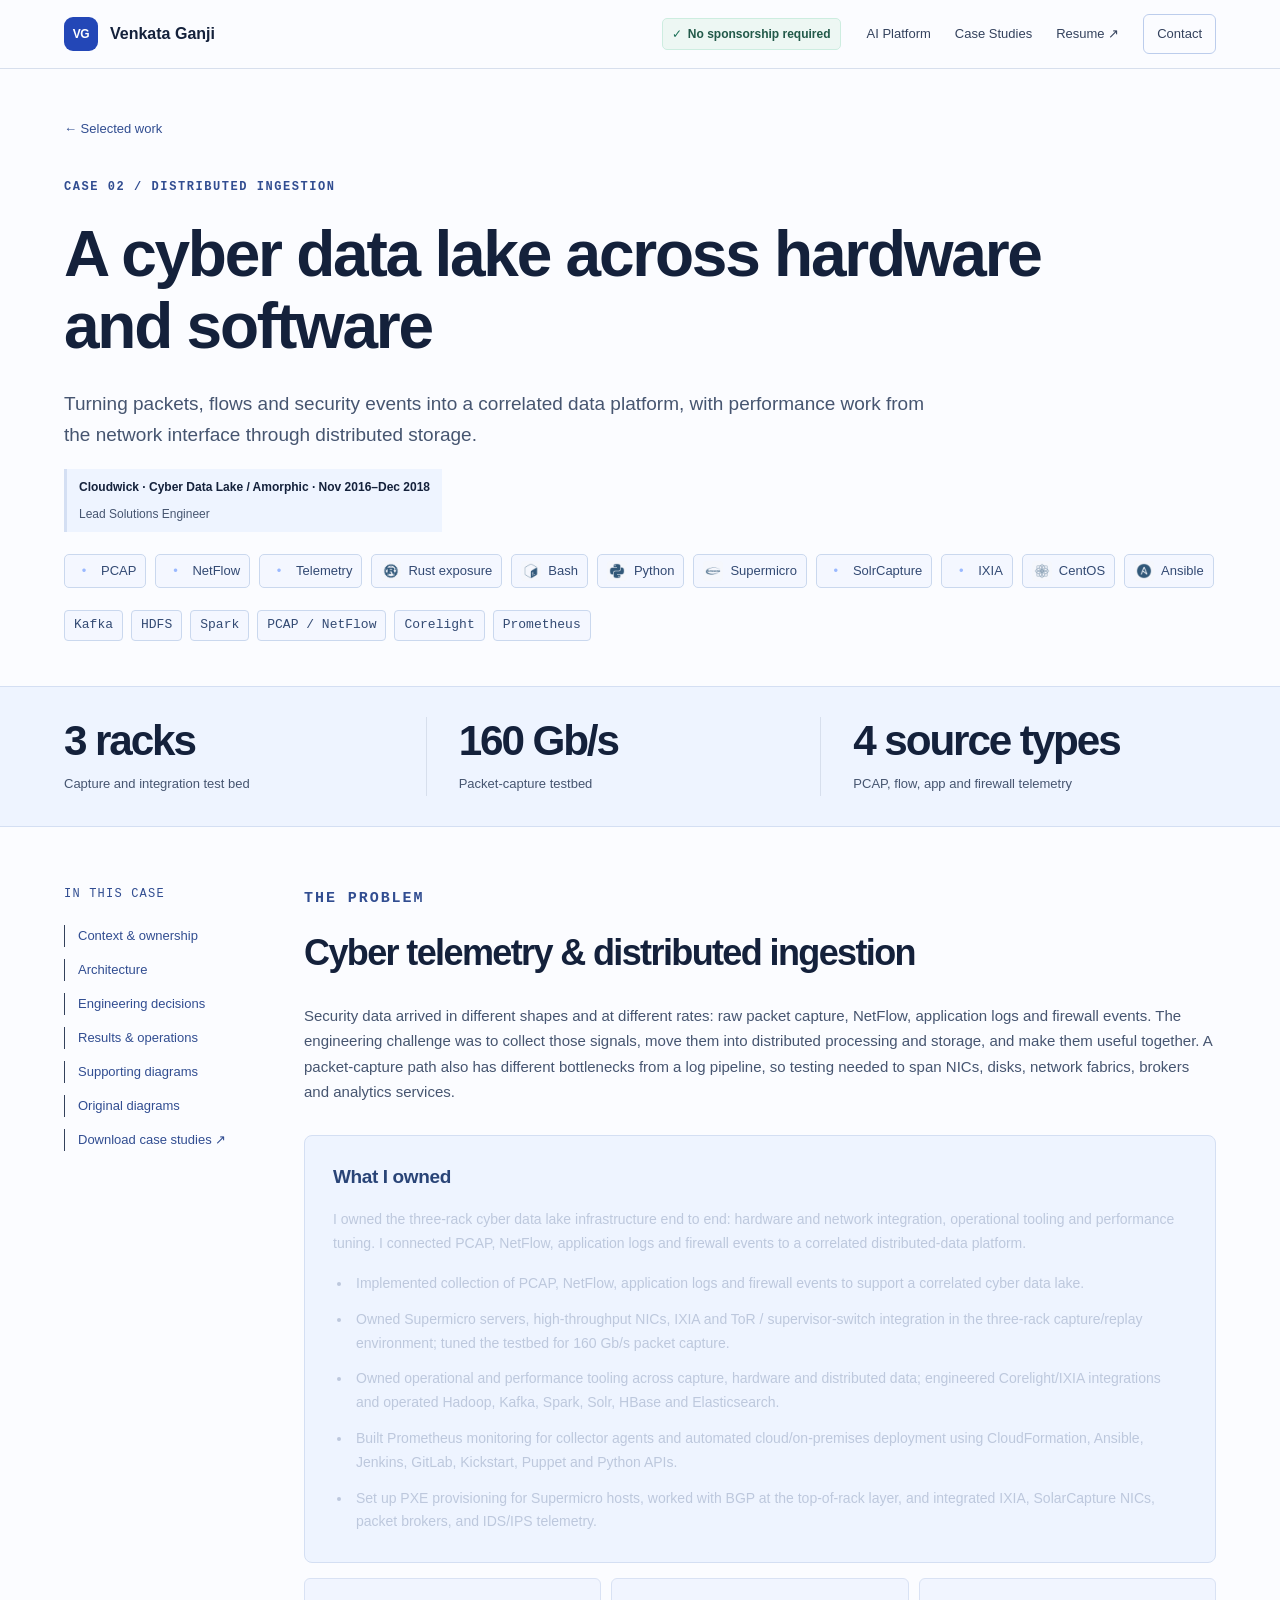
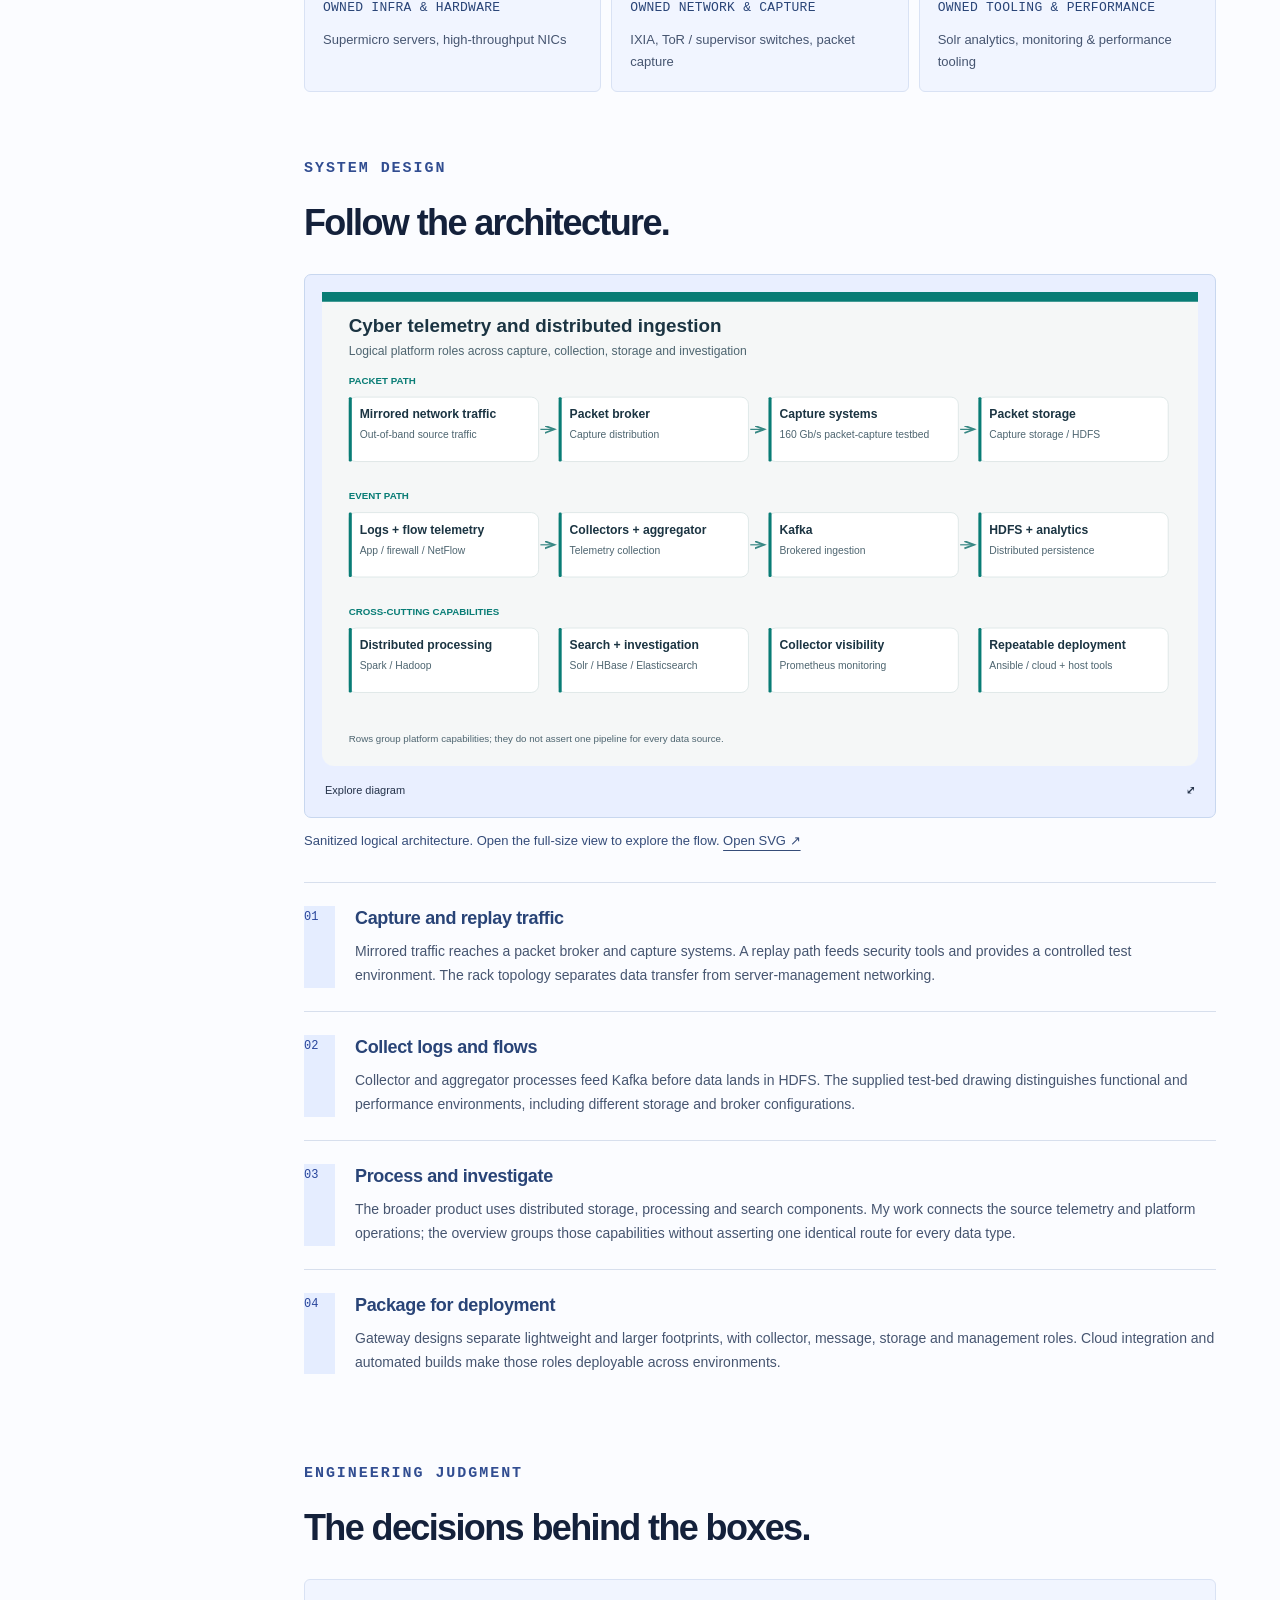
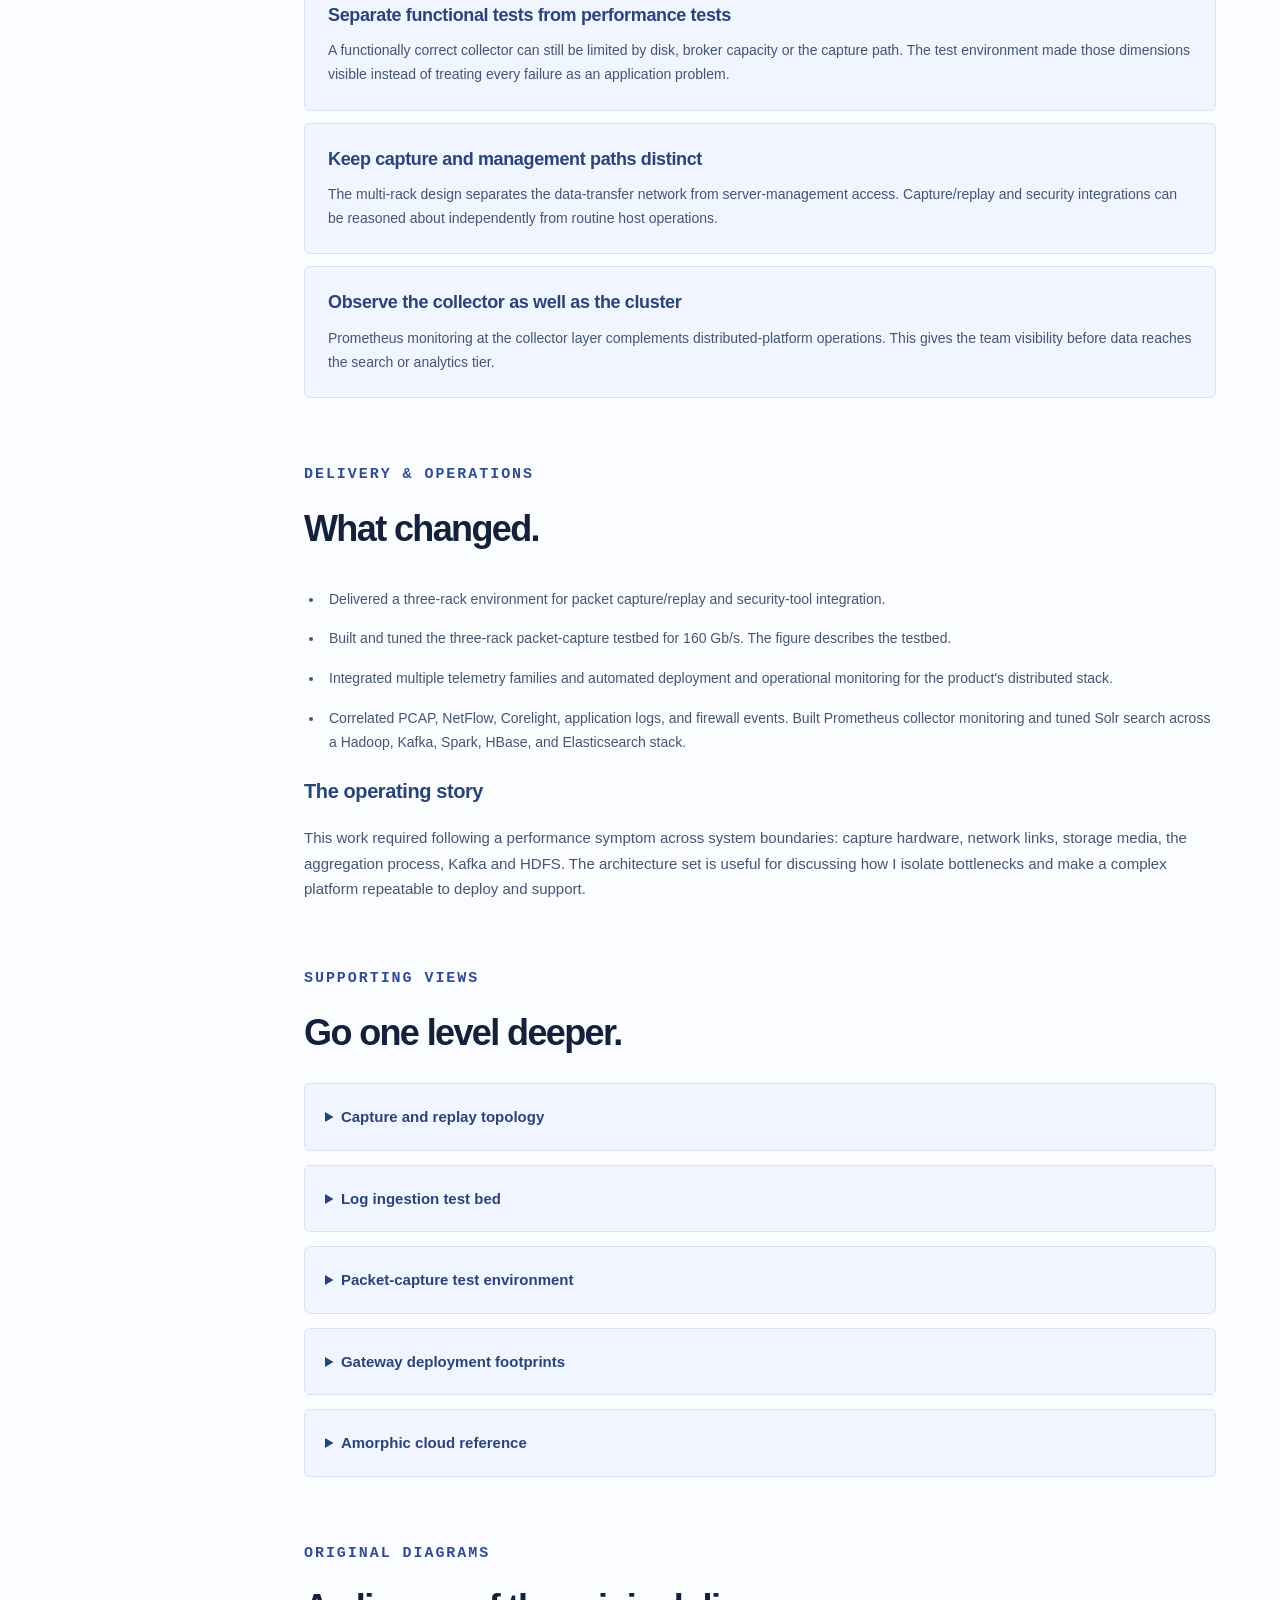
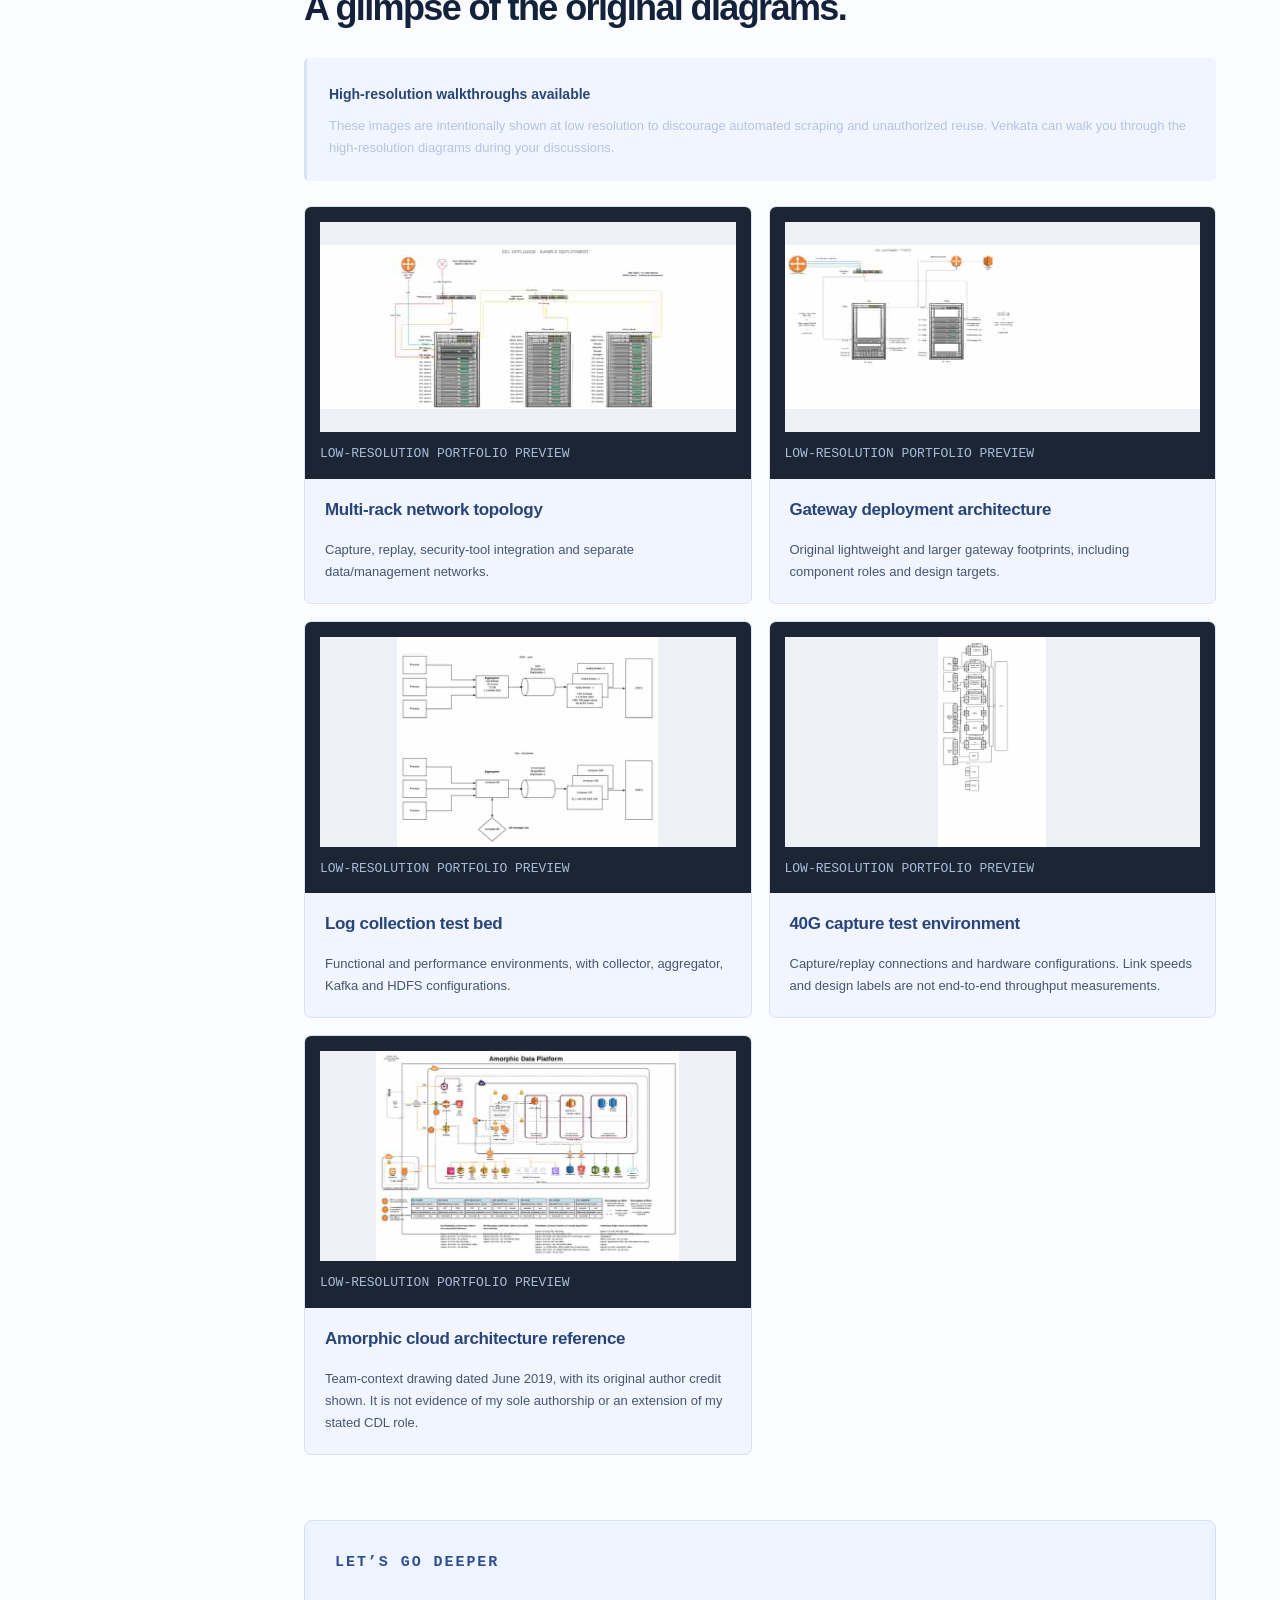
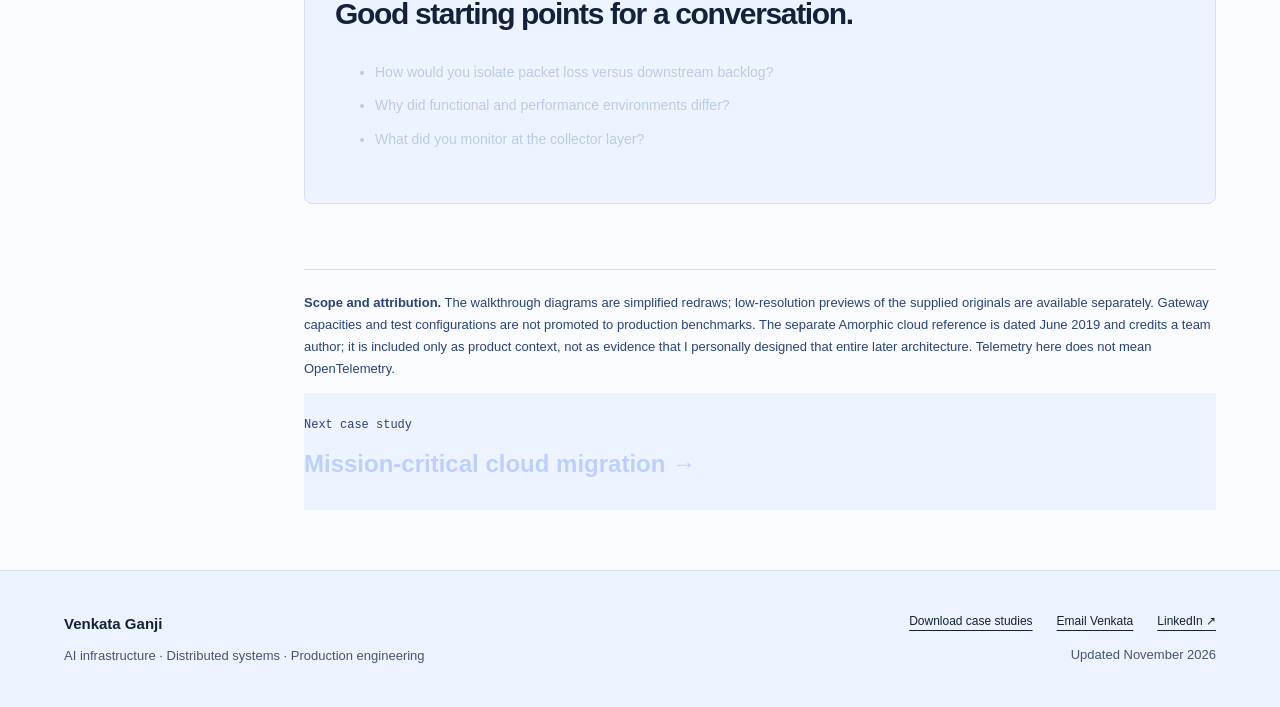
<file: cases/cyber-data.html>
<!doctype html><html lang="en"><head><meta charset="utf-8"><meta name="viewport" content="width=device-width, initial-scale=1"><title>A cyber data lake across hardware and software | Venkata Ganji</title><meta name="description" content="Turning packets, flows and security events into a correlated data platform, with performance work from the network interface through distributed storage."><meta name="theme-color" content="#f7f9ff"><meta property="og:title" content="A cyber data lake across hardware and software"><meta property="og:description" content="Turning packets, flows and security events into a correlated data platform, with performance work from the network interface through distributed storage."><meta property="og:type" content="website"><link rel="canonical" href="https://offroadguy.github.io/cases/cyber-data.html"><link rel="icon" href="../assets/favicon.svg" type="image/svg+xml"><link rel="stylesheet" href="../assets/style.css?v=2.6.0"><link rel="stylesheet" href="../assets/refresh.css?v=2.6.0"><script defer src="../assets/site.js?v=2.6.0"></script></head><body><a class="skip" href="#main">Skip to content</a><header class="site-header"><a class="wordmark" href="../index.html"><span class="monogram">VG</span> Venkata Ganji</a><div class="header-actions"><span class="sponsorship-badge"><span aria-hidden="true">✓</span> No sponsorship required</span><nav aria-label="Primary"><a href="../index.html#platform">AI Platform</a><a href="../index.html#work">Case Studies</a><a href="../downloads/Venkata_Ganji_Resume.pdf">Resume <span aria-hidden="true">↗</span></a><a class="nav-contact" href="mailto:venkataganji.careers@gmail.com">Contact</a></nav></div></header><main id="main"><section class="case-hero blue"><a class="back-link" href="../index.html#work">← Selected work</a><p class="eyebrow">CASE 02 / DISTRIBUTED INGESTION</p><h1>A cyber data lake across hardware and software</h1><p class="case-deck">Turning packets, flows and security events into a correlated data platform, with performance work from the network interface through distributed storage.</p><div class="engagement"><strong>Cloudwick · Cyber Data Lake / Amorphic · Nov 2016–Dec 2018</strong><span>Lead Solutions Engineer</span></div><ul class="technology-strip" aria-label="Cyber Data Lake / Amorphic tools and capabilities"><li><span class="technology-symbol" aria-hidden="true">•</span><span>PCAP</span></li><li><span class="technology-symbol" aria-hidden="true">•</span><span>NetFlow</span></li><li><span class="technology-symbol" aria-hidden="true">•</span><span>Telemetry</span></li><li><img src="../assets/technologies/rust.png" width="20" height="20" alt="" loading="lazy"><span>Rust exposure</span></li><li><img src="../assets/technologies/bash.png" width="20" height="20" alt="" loading="lazy"><span>Bash</span></li><li><img src="../assets/technologies/python.png" width="20" height="20" alt="" loading="lazy"><span>Python</span></li><li><img src="../assets/technologies/supermicro.png" width="20" height="20" alt="" loading="lazy"><span>Supermicro</span></li><li><span class="technology-symbol" aria-hidden="true">•</span><span>SolrCapture</span></li><li><span class="technology-symbol" aria-hidden="true">•</span><span>IXIA</span></li><li><img src="../assets/technologies/centos.png" width="20" height="20" alt="" loading="lazy"><span>CentOS</span></li><li><img src="../assets/technologies/ansible.png" width="20" height="20" alt="" loading="lazy"><span>Ansible</span></li></ul><div class="tags"><span>Kafka</span><span>HDFS</span><span>Spark</span><span>PCAP / NetFlow</span><span>Corelight</span><span>Prometheus</span></div></section><div class="case-metrics"><div><strong>3 racks</strong><span>Capture and integration test bed</span></div><div><strong>160 Gb/s</strong><span>Packet-capture testbed</span></div><div><strong>4 source types</strong><span>PCAP, flow, app and firewall telemetry</span></div></div><div class="case-layout"><aside><p>IN THIS CASE</p><a href="#context">Context & ownership</a><a href="#architecture">Architecture</a><a href="#decisions">Engineering decisions</a><a href="#outcomes">Results & operations</a><a href="#deep-dive">Supporting diagrams</a><a href="#original-diagrams">Original diagrams</a><a href="../downloads/Venkata_Ganji_Case_Studies.pdf">Download case studies ↗</a></aside><article class="case-content"><section id="context"><p class="eyebrow">THE PROBLEM</p><h2>Cyber telemetry &amp; distributed ingestion</h2><p>Security data arrived in different shapes and at different rates: raw packet capture, NetFlow, application logs and firewall events. The engineering challenge was to collect those signals, move them into distributed processing and storage, and make them useful together. A packet-capture path also has different bottlenecks from a log pipeline, so testing needed to span NICs, disks, network fabrics, brokers and analytics services.</p><div class="ownership"><h3>What I owned</h3><p>I owned the three-rack cyber data lake infrastructure end to end: hardware and network integration, operational tooling and performance tuning. I connected PCAP, NetFlow, application logs and firewall events to a correlated distributed-data platform.</p><ul><li>Implemented collection of PCAP, NetFlow, application logs and firewall events to support a correlated cyber data lake.</li><li>Owned Supermicro servers, high-throughput NICs, IXIA and ToR / supervisor-switch integration in the three-rack capture/replay environment; tuned the testbed for 160 Gb/s packet capture.</li><li>Owned operational and performance tooling across capture, hardware and distributed data; engineered Corelight/IXIA integrations and operated Hadoop, Kafka, Spark, Solr, HBase and Elasticsearch.</li><li>Built Prometheus monitoring for collector agents and automated cloud/on-premises deployment using CloudFormation, Ansible, Jenkins, GitLab, Kickstart, Puppet and Python APIs.</li><li>Set up PXE provisioning for Supermicro hosts, worked with BGP at the top-of-rack layer, and integrated IXIA, SolarCapture NICs, packet brokers, and IDS/IPS telemetry.</li></ul></div><div class="ownership-grid"><div><h3>OWNED INFRA &amp; HARDWARE</h3><p>Supermicro servers, high-throughput NICs</p></div><div><h3>OWNED NETWORK &amp; CAPTURE</h3><p>IXIA, ToR / supervisor switches, packet capture</p></div><div><h3>OWNED TOOLING &amp; PERFORMANCE</h3><p>Solr analytics, monitoring &amp; performance tooling</p></div></div></section><section id="architecture"><p class="eyebrow">SYSTEM DESIGN</p><h2>Follow the architecture.</h2><figure class="diagram"><button class="diagram-open" type="button" data-diagram="../assets/diagrams/cyber-overview.svg" data-title="Cyber telemetry &amp; distributed ingestion" aria-label="Expand Cyber telemetry &amp; distributed ingestion"><img src="../assets/diagrams/cyber-overview.svg" alt="Cyber telemetry &amp; distributed ingestion" loading="lazy"><span>Explore diagram <b>⤢</b></span></button><figcaption>Sanitized logical architecture. Open the full-size view to explore the flow. <a href="../assets/diagrams/cyber-overview.svg" target="_blank" rel="noopener">Open SVG ↗</a></figcaption></figure><ol class="flow-list"><li><span class="step-num">01</span><div><h3>Capture and replay traffic</h3><p>Mirrored traffic reaches a packet broker and capture systems. A replay path feeds security tools and provides a controlled test environment. The rack topology separates data transfer from server-management networking.</p></div></li><li><span class="step-num">02</span><div><h3>Collect logs and flows</h3><p>Collector and aggregator processes feed Kafka before data lands in HDFS. The supplied test-bed drawing distinguishes functional and performance environments, including different storage and broker configurations.</p></div></li><li><span class="step-num">03</span><div><h3>Process and investigate</h3><p>The broader product uses distributed storage, processing and search components. My work connects the source telemetry and platform operations; the overview groups those capabilities without asserting one identical route for every data type.</p></div></li><li><span class="step-num">04</span><div><h3>Package for deployment</h3><p>Gateway designs separate lightweight and larger footprints, with collector, message, storage and management roles. Cloud integration and automated builds make those roles deployable across environments.</p></div></li></ol></section><section id="decisions"><p class="eyebrow">ENGINEERING JUDGMENT</p><h2>The decisions behind the boxes.</h2><div class="decision-grid"><article><h3>Separate functional tests from performance tests</h3><p>A functionally correct collector can still be limited by disk, broker capacity or the capture path. The test environment made those dimensions visible instead of treating every failure as an application problem.</p></article><article><h3>Keep capture and management paths distinct</h3><p>The multi-rack design separates the data-transfer network from server-management access. Capture/replay and security integrations can be reasoned about independently from routine host operations.</p></article><article><h3>Observe the collector as well as the cluster</h3><p>Prometheus monitoring at the collector layer complements distributed-platform operations. This gives the team visibility before data reaches the search or analytics tier.</p></article></div></section><section id="outcomes"><p class="eyebrow">DELIVERY & OPERATIONS</p><h2>What changed.</h2><ul class="results"><li>Delivered a three-rack environment for packet capture/replay and security-tool integration.</li><li>Built and tuned the three-rack packet-capture testbed for 160 Gb/s. The figure describes the testbed.</li><li>Integrated multiple telemetry families and automated deployment and operational monitoring for the product&#x27;s distributed stack.</li><li>Correlated PCAP, NetFlow, Corelight, application logs, and firewall events. Built Prometheus collector monitoring and tuned Solr search across a Hadoop, Kafka, Spark, HBase, and Elasticsearch stack.</li></ul><h3>The operating story</h3><p>This work required following a performance symptom across system boundaries: capture hardware, network links, storage media, the aggregation process, Kafka and HDFS. The architecture set is useful for discussing how I isolate bottlenecks and make a complex platform repeatable to deploy and support.</p></section><section id="deep-dive"><p class="eyebrow">SUPPORTING VIEWS</p><h2>Go one level deeper.</h2><details><summary>Capture and replay topology</summary><p>Data-transfer and management networks across a three-rack integration environment.</p><figure class="diagram"><button class="diagram-open" type="button" data-diagram="../assets/diagrams/cyber-racks.svg" data-title="Capture and replay topology" aria-label="Expand Capture and replay topology"><img src="../assets/diagrams/cyber-racks.svg" alt="Capture and replay topology" loading="lazy"><span>Explore diagram <b>⤢</b></span></button><figcaption>Data-transfer and management networks across a three-rack integration environment. <a href="../assets/diagrams/cyber-racks.svg" target="_blank" rel="noopener">Open SVG ↗</a></figcaption></figure></details><details><summary>Log ingestion test bed</summary><p>The collector → aggregator → Kafka → HDFS path, with functional and performance testing separated.</p><figure class="diagram"><button class="diagram-open" type="button" data-diagram="../assets/diagrams/cyber-logs.svg" data-title="Log ingestion test bed" aria-label="Expand Log ingestion test bed"><img src="../assets/diagrams/cyber-logs.svg" alt="Log ingestion test bed" loading="lazy"><span>Explore diagram <b>⤢</b></span></button><figcaption>The collector → aggregator → Kafka → HDFS path, with functional and performance testing separated. <a href="../assets/diagrams/cyber-logs.svg" target="_blank" rel="noopener">Open SVG ↗</a></figcaption></figure></details><details><summary>Packet-capture test environment</summary><p>A generalized view of replay, capture, storage and security-sensor paths; host details removed.</p><figure class="diagram"><button class="diagram-open" type="button" data-diagram="../assets/diagrams/cyber-capture.svg" data-title="Packet-capture test environment" aria-label="Expand Packet-capture test environment"><img src="../assets/diagrams/cyber-capture.svg" alt="Packet-capture test environment" loading="lazy"><span>Explore diagram <b>⤢</b></span></button><figcaption>A generalized view of replay, capture, storage and security-sensor paths; host details removed. <a href="../assets/diagrams/cyber-capture.svg" target="_blank" rel="noopener">Open SVG ↗</a></figcaption></figure></details><details><summary>Gateway deployment footprints</summary><p>Lightweight and larger deployment options grouped by collector, queue, storage and management roles.</p><figure class="diagram"><button class="diagram-open" type="button" data-diagram="../assets/diagrams/cyber-gateway.svg" data-title="Gateway deployment footprints" aria-label="Expand Gateway deployment footprints"><img src="../assets/diagrams/cyber-gateway.svg" alt="Gateway deployment footprints" loading="lazy"><span>Explore diagram <b>⤢</b></span></button><figcaption>Lightweight and larger deployment options grouped by collector, queue, storage and management roles. <a href="../assets/diagrams/cyber-gateway.svg" target="_blank" rel="noopener">Open SVG ↗</a></figcaption></figure></details><details><summary>Amorphic cloud reference</summary><p>Team architecture context from a later 2019 drawing; not a personal authorship claim.</p><figure class="diagram"><button class="diagram-open" type="button" data-diagram="../assets/diagrams/amorphic-context.svg" data-title="Amorphic cloud reference" aria-label="Expand Amorphic cloud reference"><img src="../assets/diagrams/amorphic-context.svg" alt="Amorphic cloud reference" loading="lazy"><span>Explore diagram <b>⤢</b></span></button><figcaption>Team architecture context from a later 2019 drawing; not a personal authorship claim. <a href="../assets/diagrams/amorphic-context.svg" target="_blank" rel="noopener">Open SVG ↗</a></figcaption></figure></details></section><section id="original-diagrams"><p class="eyebrow">ORIGINAL DIAGRAMS</p><h2>A glimpse of the original diagrams.</h2><aside class="preview-note" aria-label="Diagram resolution note"><strong>High-resolution walkthroughs available</strong><p>These images are intentionally shown at low resolution to discourage automated scraping and unauthorized reuse. Venkata can walk you through the high-resolution diagrams during your discussions.</p></aside><div class="original-grid"><article class="original-card"><div class="original-preview"><img src="../assets/original-previews-lowres/cyber-multi-rack.jpg" alt="Low-resolution preview of Multi-rack network topology" loading="lazy"><span>LOW-RESOLUTION PORTFOLIO PREVIEW</span></div><div class="original-body"><h3>Multi-rack network topology</h3><p>Capture, replay, security-tool integration and separate data/management networks.</p></div></article><article class="original-card"><div class="original-preview"><img src="../assets/original-previews-lowres/cyber-gateway.jpg" alt="Low-resolution preview of Gateway deployment architecture" loading="lazy"><span>LOW-RESOLUTION PORTFOLIO PREVIEW</span></div><div class="original-body"><h3>Gateway deployment architecture</h3><p>Original lightweight and larger gateway footprints, including component roles and design targets.</p></div></article><article class="original-card"><div class="original-preview"><img src="../assets/original-previews-lowres/cyber-log-testbed.jpg" alt="Low-resolution preview of Log collection test bed" loading="lazy"><span>LOW-RESOLUTION PORTFOLIO PREVIEW</span></div><div class="original-body"><h3>Log collection test bed</h3><p>Functional and performance environments, with collector, aggregator, Kafka and HDFS configurations.</p></div></article><article class="original-card"><div class="original-preview"><img src="../assets/original-previews-lowres/cyber-capture-testbed.jpg" alt="Low-resolution preview of 40G capture test environment" loading="lazy"><span>LOW-RESOLUTION PORTFOLIO PREVIEW</span></div><div class="original-body"><h3>40G capture test environment</h3><p>Capture/replay connections and hardware configurations. Link speeds and design labels are not end-to-end throughput measurements.</p></div></article><article class="original-card"><div class="original-preview"><img src="../assets/original-previews-lowres/amorphic-team-reference.jpg" alt="Low-resolution preview of Amorphic cloud architecture reference" loading="lazy"><span>LOW-RESOLUTION PORTFOLIO PREVIEW</span></div><div class="original-body"><h3>Amorphic cloud architecture reference</h3><p>Team-context drawing dated June 2019, with its original author credit shown. It is not evidence of my sole authorship or an extension of my stated CDL role.</p></div></article></div></section><section class="interview"><p class="eyebrow">LET’S GO DEEPER</p><h2>Good starting points for a conversation.</h2><ul><li>How would you isolate packet loss versus downstream backlog?</li><li>Why did functional and performance environments differ?</li><li>What did you monitor at the collector layer?</li></ul></section><p class="scope"><strong>Scope and attribution.</strong> The walkthrough diagrams are simplified redraws; low-resolution previews of the supplied originals are available separately. Gateway capacities and test configurations are not promoted to production benchmarks. The separate Amorphic cloud reference is dated June 2019 and credits a team author; it is included only as product context, not as evidence that I personally designed that entire later architecture. Telemetry here does not mean OpenTelemetry.</p><a class="next-case" href="migration.html"><span>Next case study</span><strong>Mission-critical cloud migration →</strong></a></article></div></main><footer><div><strong>Venkata Ganji</strong><p>AI infrastructure · Distributed systems · Production engineering</p></div><div><a href="../downloads/Venkata_Ganji_Case_Studies.pdf">Download case studies</a><a href="mailto:venkataganji.careers@gmail.com">Email Venkata</a><a href="https://www.linkedin.com/in/venkata-sai-ganji-3a30a2a4/">LinkedIn ↗</a><small>Updated November 2026</small></div></footer><dialog id="diagram-dialog" aria-labelledby="dialog-title"><div class="dialog-toolbar"><strong id="dialog-title">Architecture diagram</strong><div><button id="zoom-out" type="button" aria-label="Zoom out">−</button><button id="zoom-in" type="button" aria-label="Zoom in">+</button><button id="close-dialog" type="button">Close ✕</button></div></div><div class="diagram-stage"><img id="dialog-image" alt=""></div></dialog></body></html>
</file>
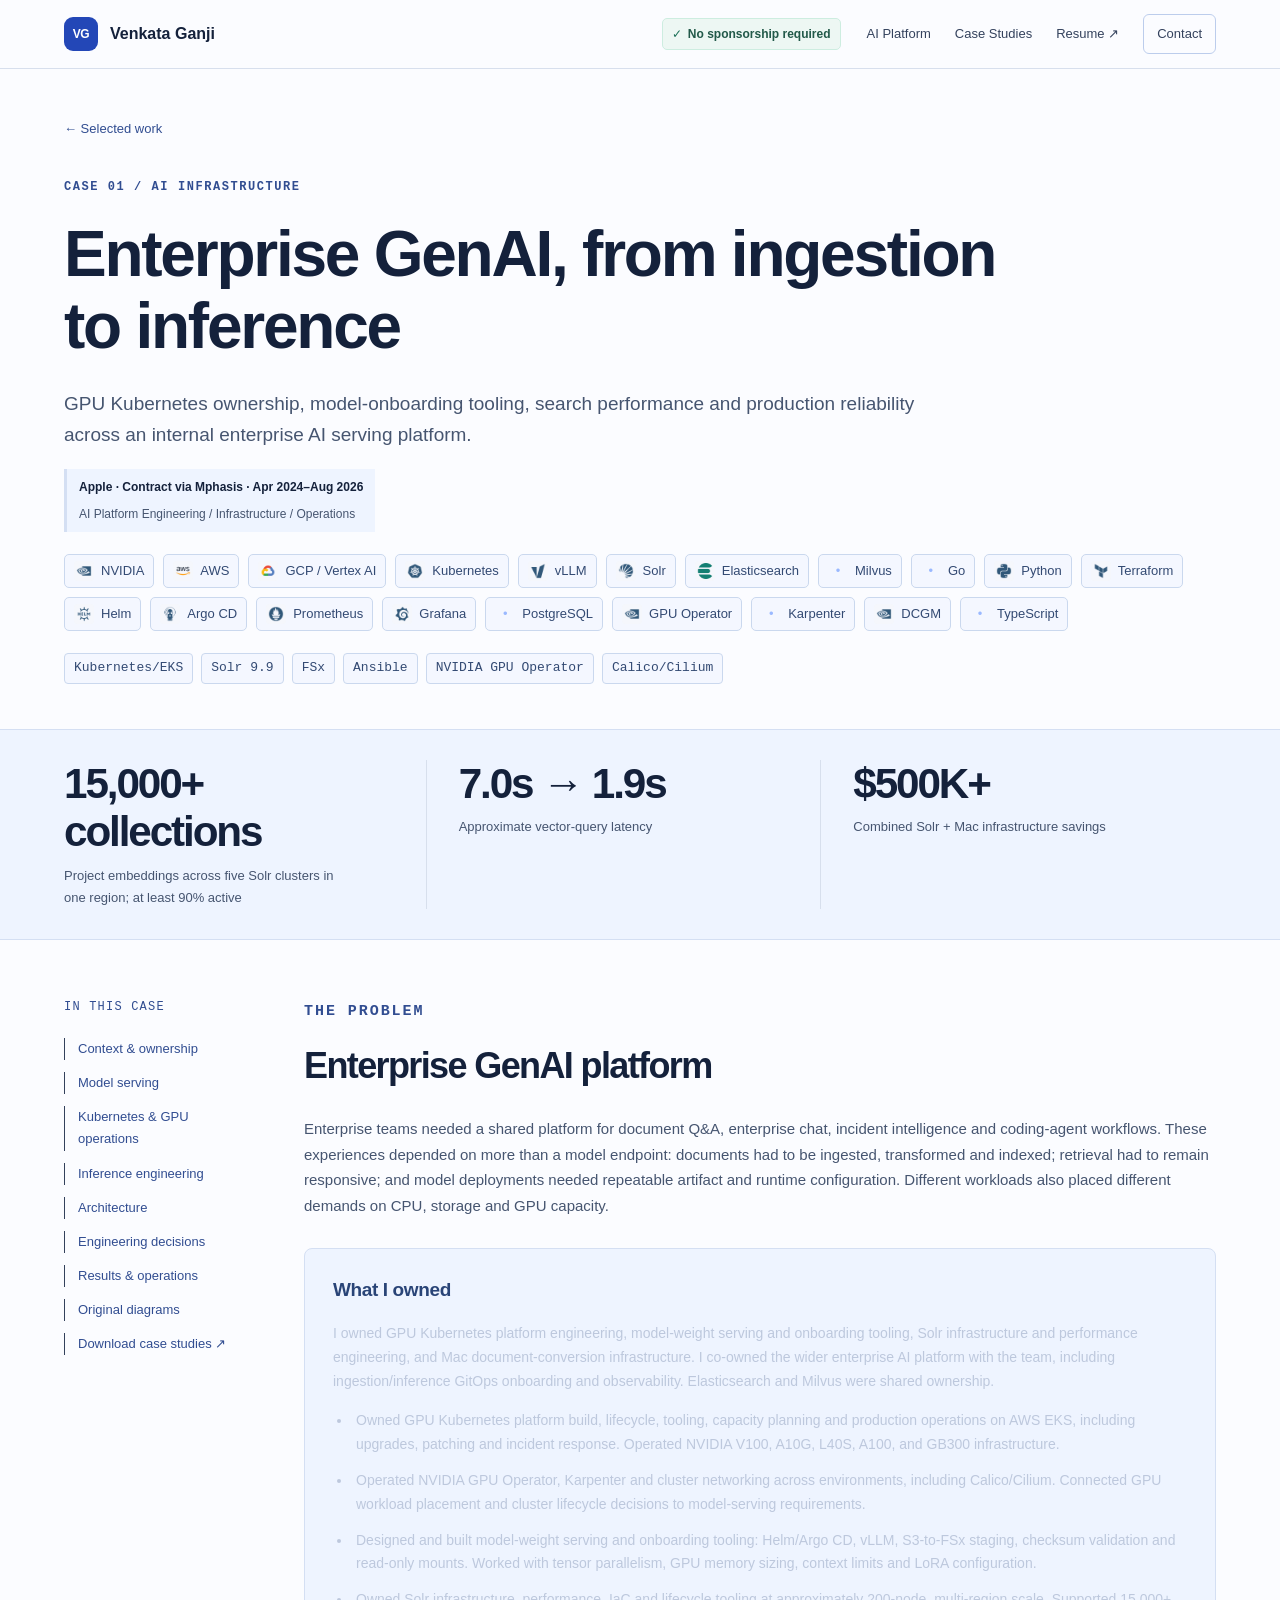
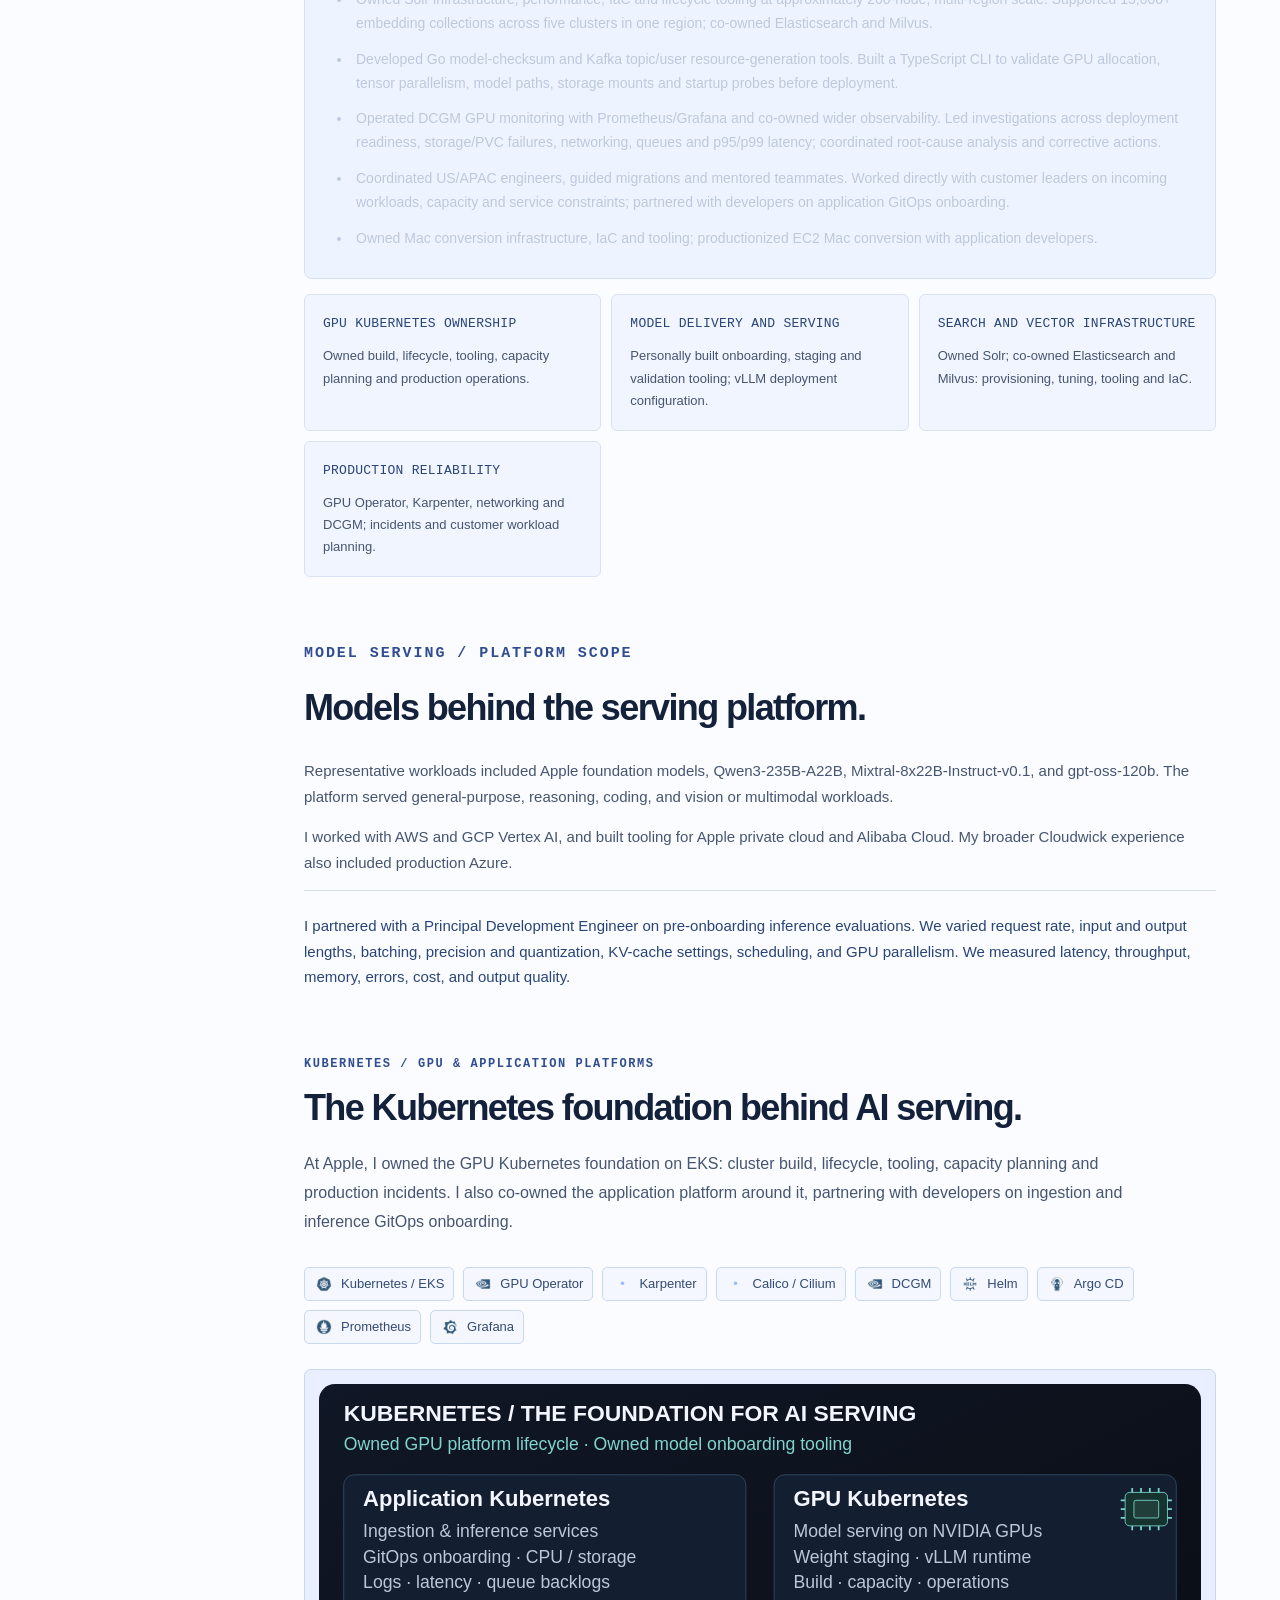
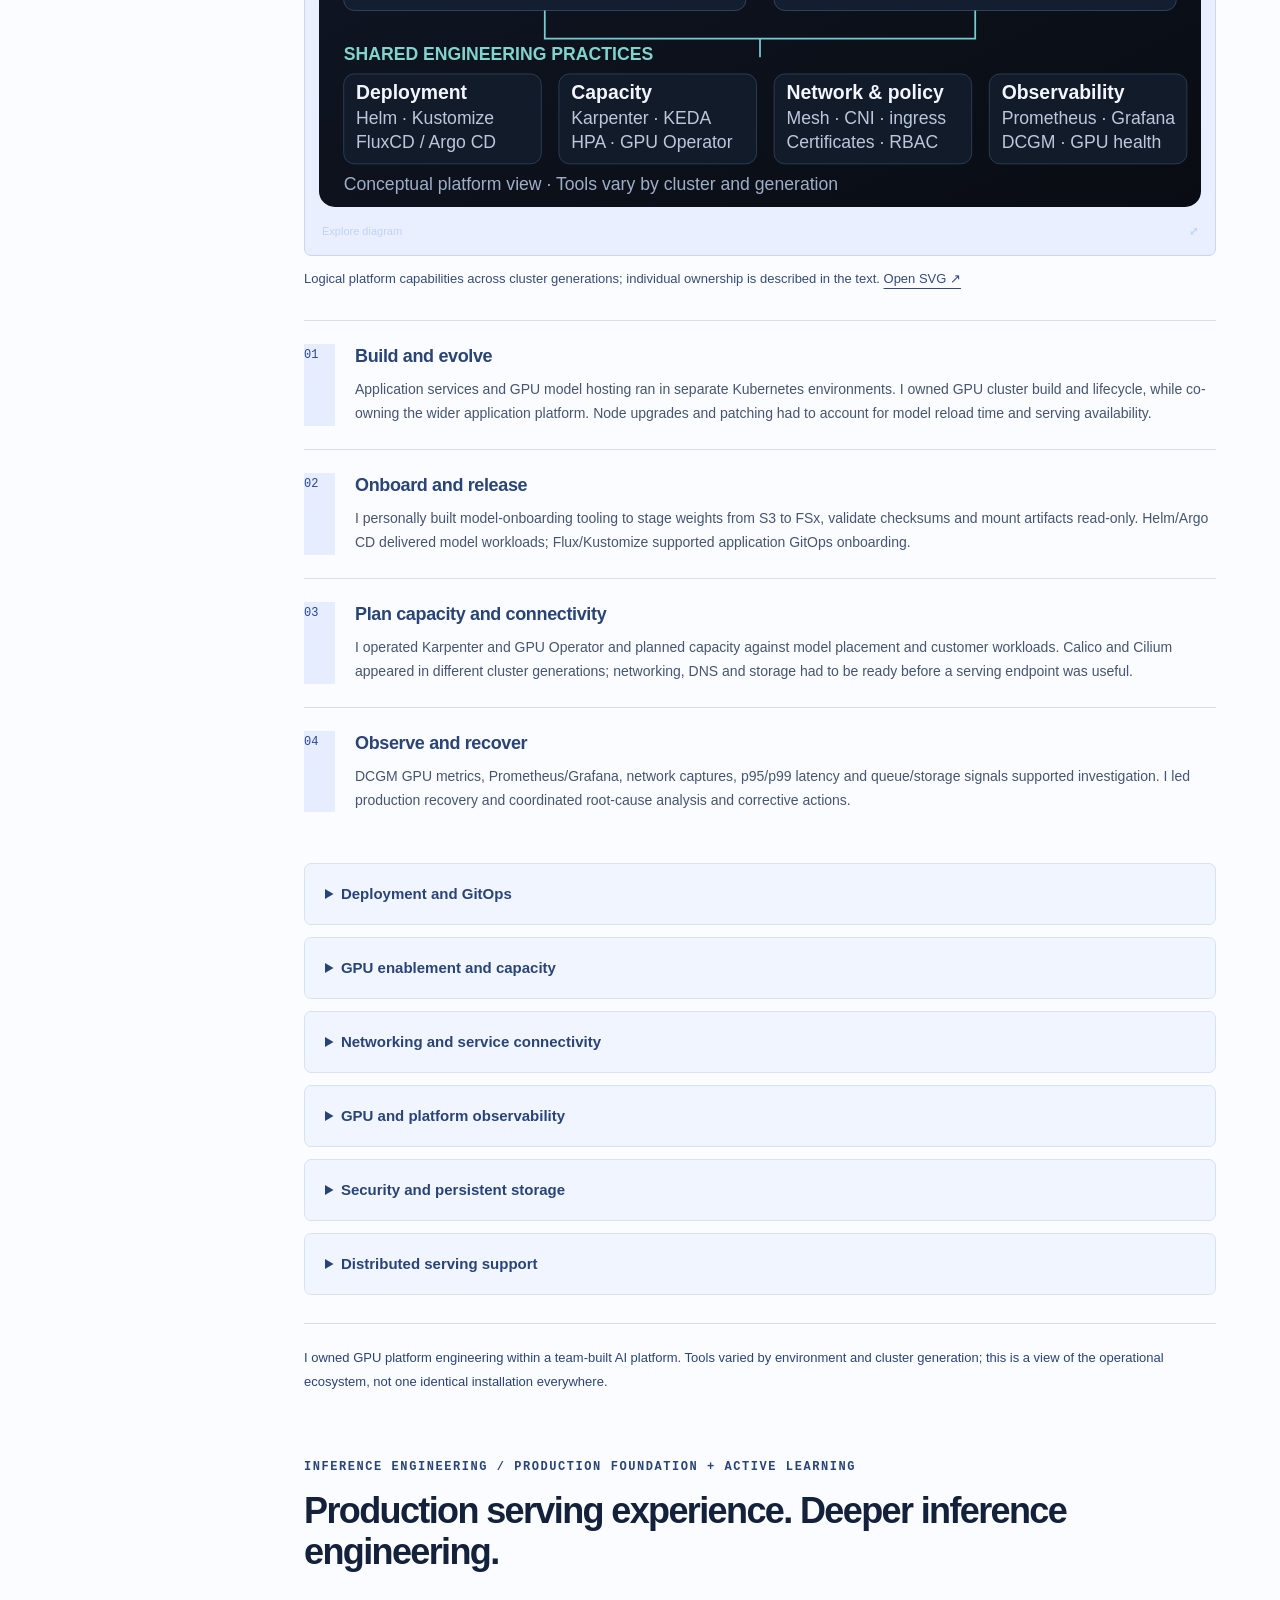
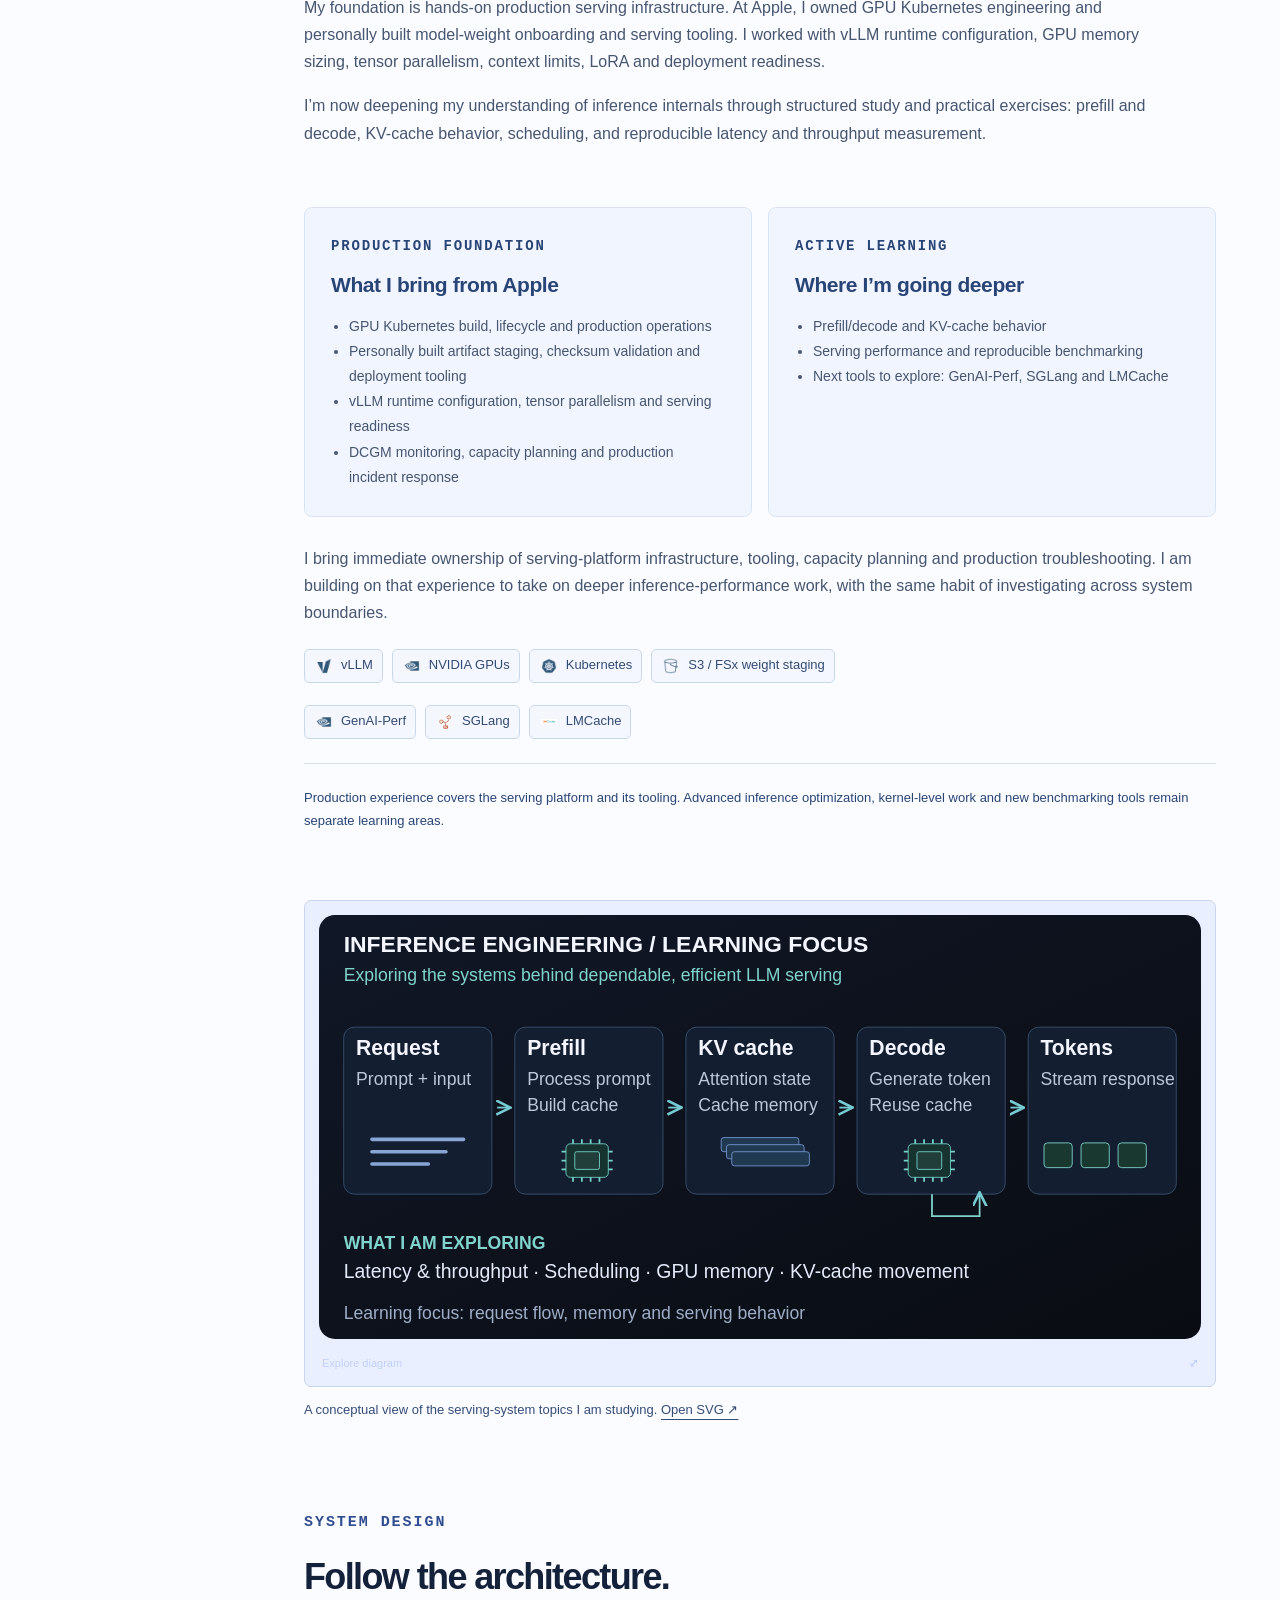
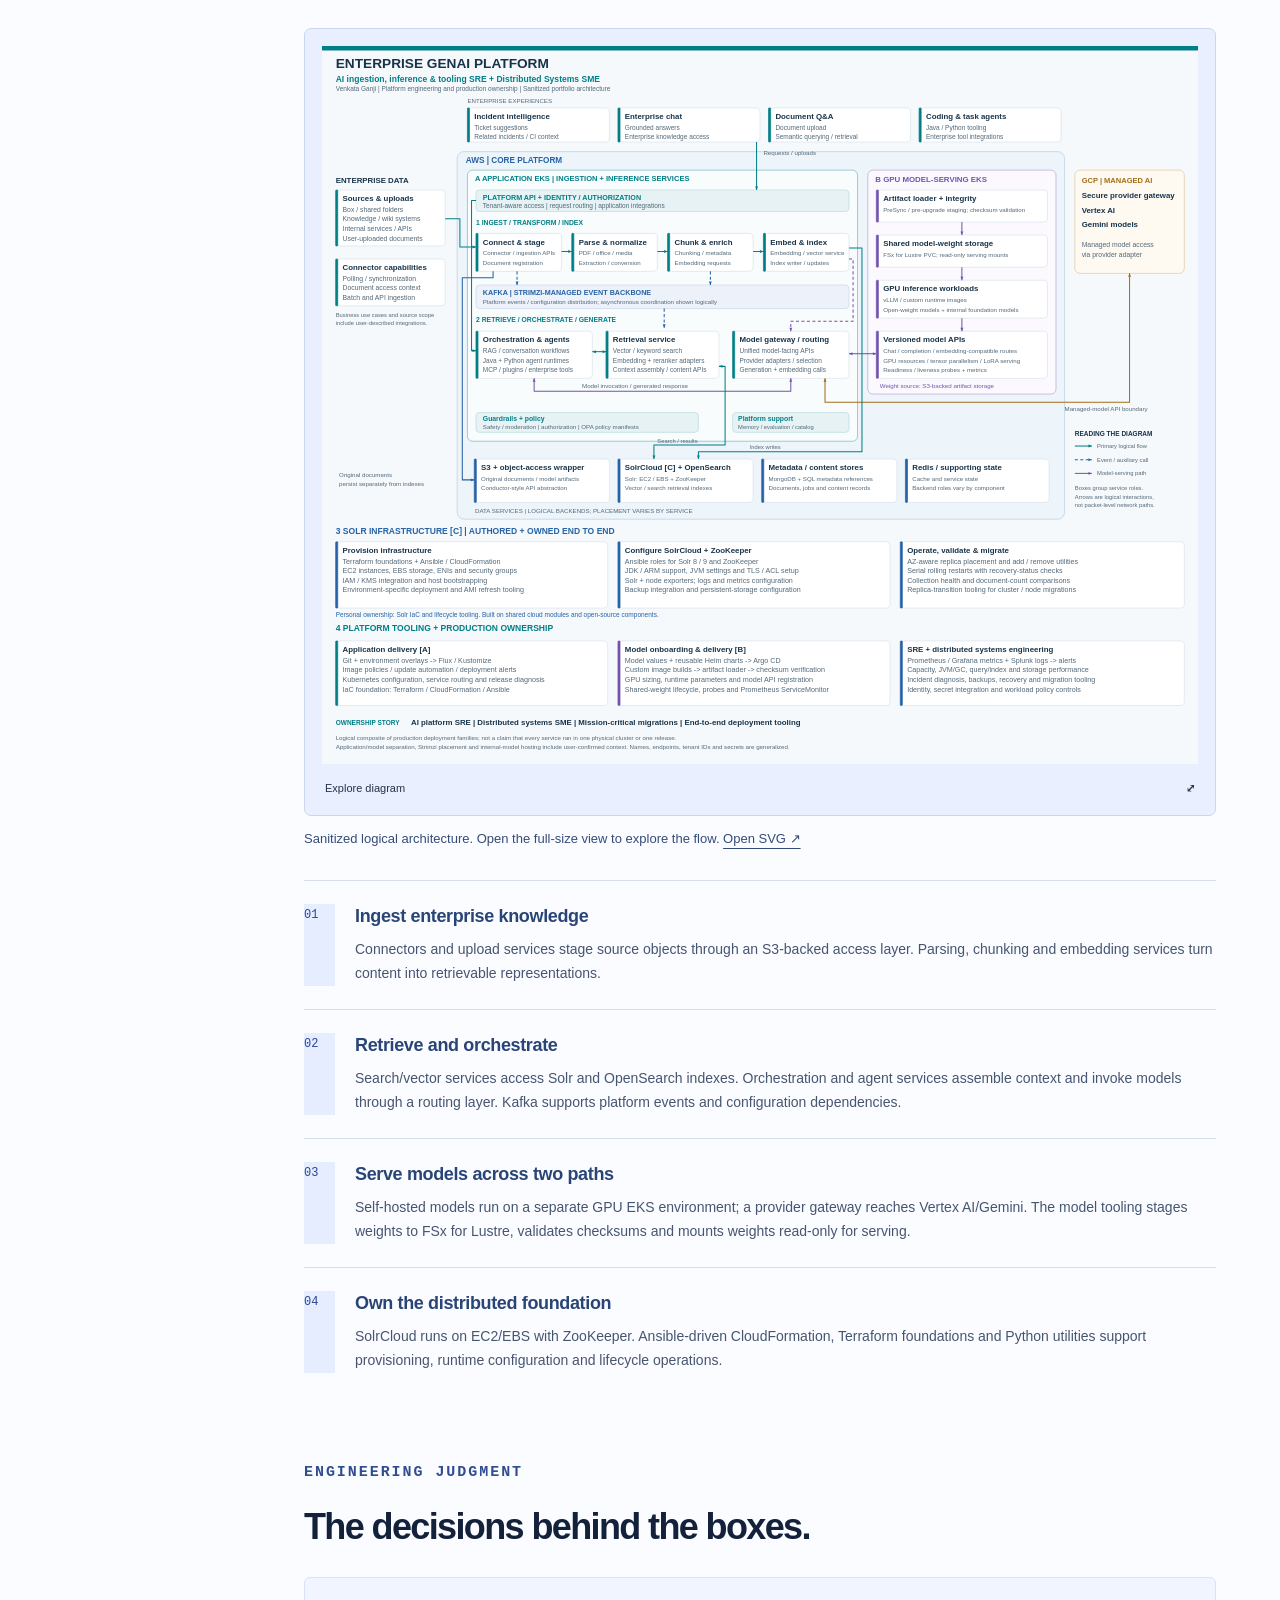
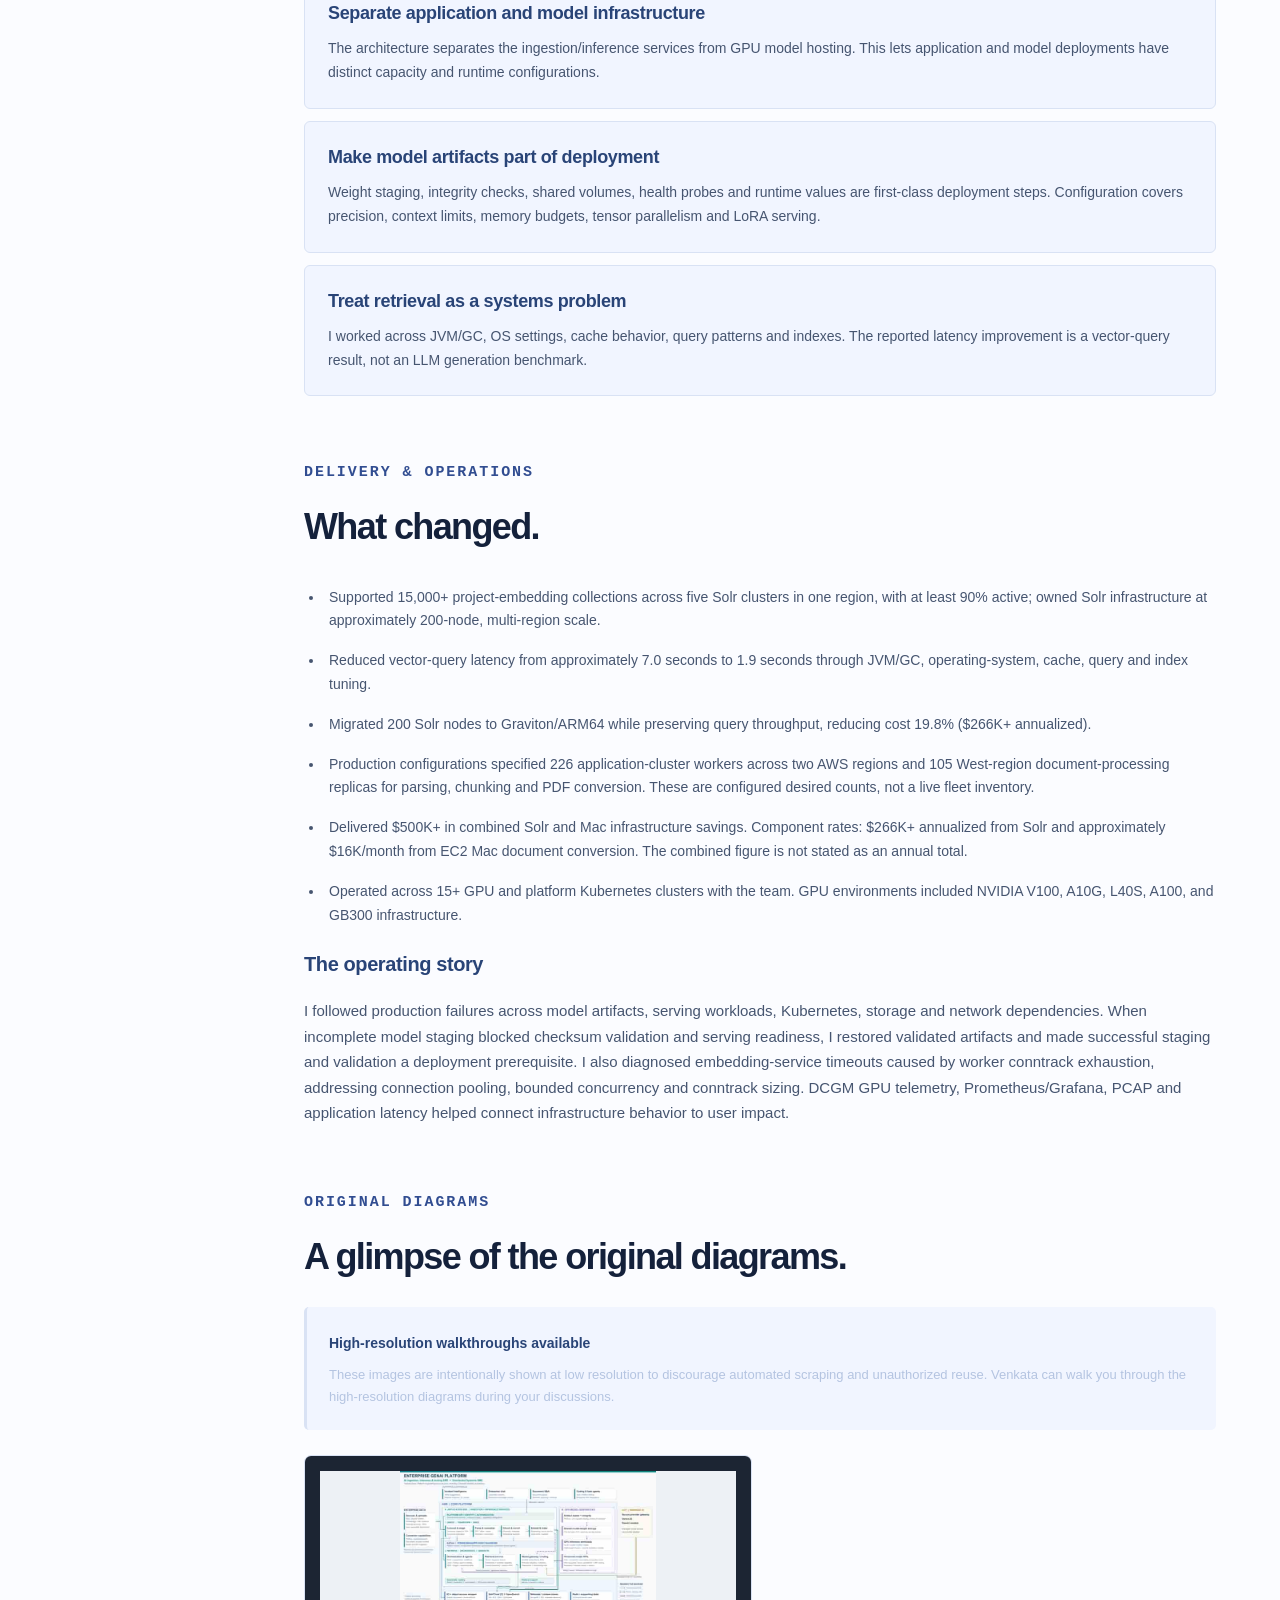
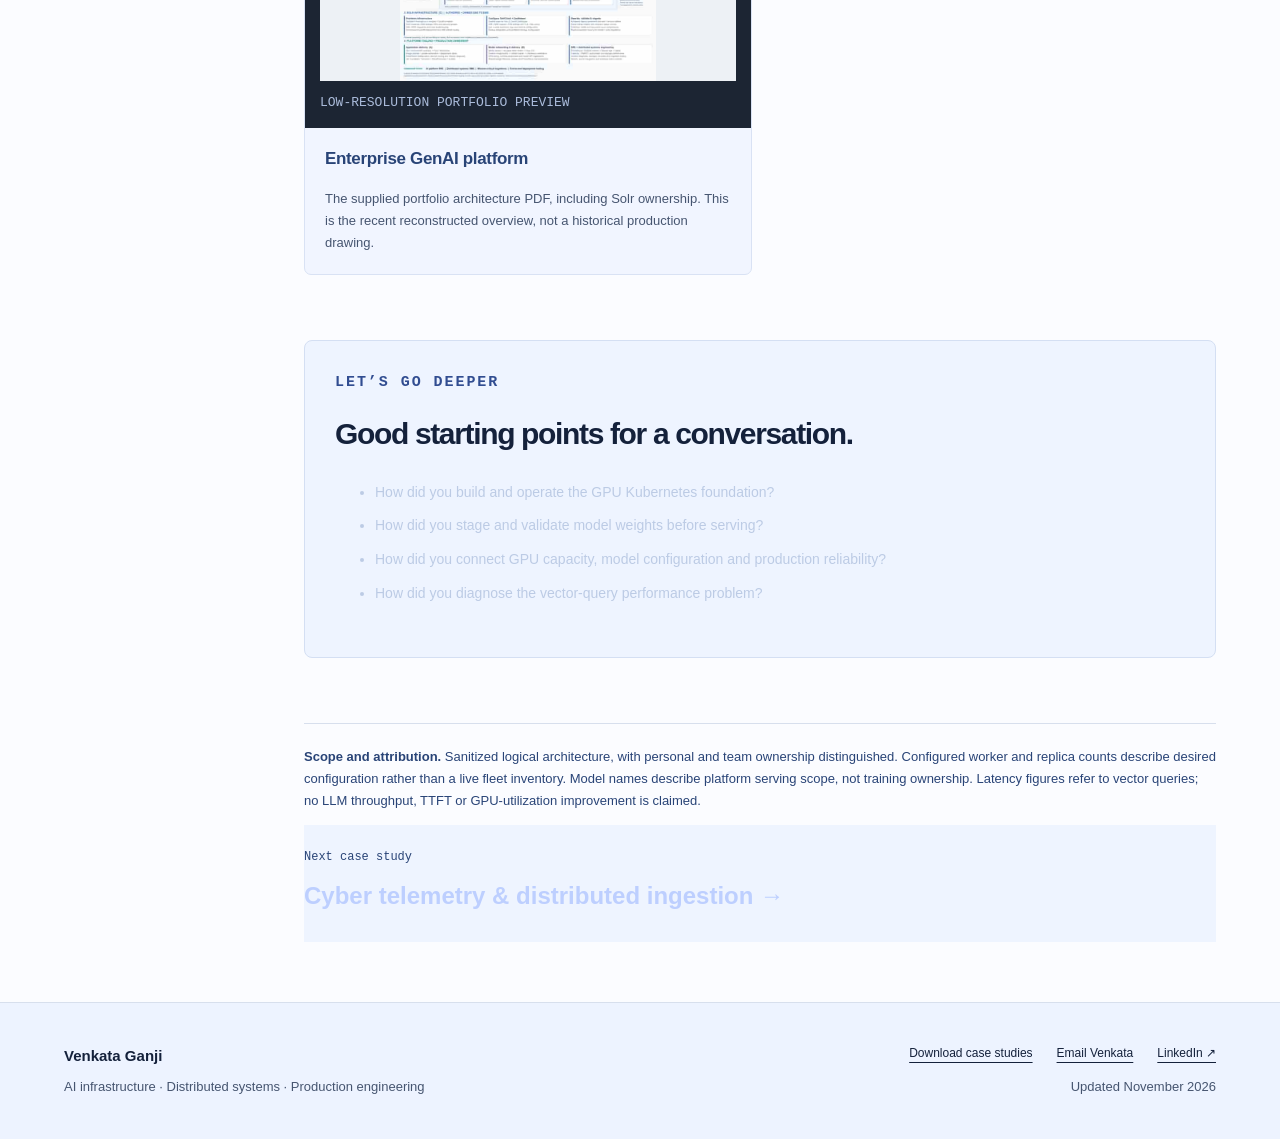
<file: cases/genai.html>
<!doctype html><html lang="en"><head><meta charset="utf-8"><meta name="viewport" content="width=device-width, initial-scale=1"><title>Enterprise GenAI, from ingestion to inference | Venkata Ganji</title><meta name="description" content="GPU Kubernetes ownership, model-onboarding tooling, search performance and production reliability across an internal enterprise AI serving platform."><meta name="theme-color" content="#f7f9ff"><meta property="og:title" content="Enterprise GenAI, from ingestion to inference"><meta property="og:description" content="GPU Kubernetes ownership, model-onboarding tooling, search performance and production reliability across an internal enterprise AI serving platform."><meta property="og:type" content="website"><link rel="canonical" href="https://offroadguy.github.io/cases/genai.html"><link rel="icon" href="../assets/favicon.svg" type="image/svg+xml"><link rel="stylesheet" href="../assets/style.css?v=2.6.0"><link rel="stylesheet" href="../assets/refresh.css?v=2.6.0"><script defer src="../assets/site.js?v=2.6.0"></script></head><body><a class="skip" href="#main">Skip to content</a><header class="site-header"><a class="wordmark" href="../index.html"><span class="monogram">VG</span> Venkata Ganji</a><div class="header-actions"><span class="sponsorship-badge"><span aria-hidden="true">✓</span> No sponsorship required</span><nav aria-label="Primary"><a href="../index.html#platform">AI Platform</a><a href="../index.html#work">Case Studies</a><a href="../downloads/Venkata_Ganji_Resume.pdf">Resume <span aria-hidden="true">↗</span></a><a class="nav-contact" href="mailto:venkataganji.careers@gmail.com">Contact</a></nav></div></header><main id="main"><section class="case-hero teal"><a class="back-link" href="../index.html#work">← Selected work</a><p class="eyebrow">CASE 01 / AI INFRASTRUCTURE</p><h1>Enterprise GenAI, from ingestion to inference</h1><p class="case-deck">GPU Kubernetes ownership, model-onboarding tooling, search performance and production reliability across an internal enterprise AI serving platform.</p><div class="engagement"><strong>Apple · Contract via Mphasis · Apr 2024–Aug 2026</strong><span>AI Platform Engineering / Infrastructure / Operations</span></div><ul class="technology-strip" aria-label="Apple tools and capabilities"><li><img src="../assets/technologies/nvidia.png" width="20" height="20" alt="" loading="lazy"><span>NVIDIA</span></li><li><img src="../assets/technologies/aws.png" width="20" height="20" alt="" loading="lazy"><span>AWS</span></li><li><img src="../assets/technologies/gcp.png" width="20" height="20" alt="" loading="lazy"><span>GCP / Vertex AI</span></li><li><img src="../assets/technologies/kubernetes.png" width="20" height="20" alt="" loading="lazy"><span>Kubernetes</span></li><li><img src="../assets/technologies/vllm.png" width="20" height="20" alt="" loading="lazy"><span>vLLM</span></li><li><img src="../assets/technologies/solr.png" width="20" height="20" alt="" loading="lazy"><span>Solr</span></li><li><img src="../assets/technologies/elasticsearch.png" width="20" height="20" alt="" loading="lazy"><span>Elasticsearch</span></li><li><span class="technology-symbol" aria-hidden="true">•</span><span>Milvus</span></li><li><span class="technology-symbol" aria-hidden="true">•</span><span>Go</span></li><li><img src="../assets/technologies/python.png" width="20" height="20" alt="" loading="lazy"><span>Python</span></li><li><img src="../assets/technologies/terraform.png" width="20" height="20" alt="" loading="lazy"><span>Terraform</span></li><li><img src="../assets/technologies/helm.png" width="20" height="20" alt="" loading="lazy"><span>Helm</span></li><li><img src="../assets/technologies/argo.png" width="20" height="20" alt="" loading="lazy"><span>Argo CD</span></li><li><img src="../assets/technologies/prometheus.png" width="20" height="20" alt="" loading="lazy"><span>Prometheus</span></li><li><img src="../assets/technologies/grafana.png" width="20" height="20" alt="" loading="lazy"><span>Grafana</span></li><li><span class="technology-symbol" aria-hidden="true">•</span><span>PostgreSQL</span></li><li><img src="../assets/technologies/nvidia.png" width="20" height="20" alt="" loading="lazy"><span>GPU Operator</span></li><li><span class="technology-symbol" aria-hidden="true">•</span><span>Karpenter</span></li><li><img src="../assets/technologies/nvidia.png" width="20" height="20" alt="" loading="lazy"><span>DCGM</span></li><li><span class="technology-symbol" aria-hidden="true">•</span><span>TypeScript</span></li></ul><div class="tags"><span>Kubernetes/EKS</span><span>Solr 9.9</span><span>FSx</span><span>Ansible</span><span>NVIDIA GPU Operator</span><span>Calico/Cilium</span></div></section><div class="case-metrics"><div><strong>15,000+ collections</strong><span>Project embeddings across five Solr clusters in one region; at least 90% active</span></div><div><strong>7.0s → 1.9s</strong><span>Approximate vector-query latency</span></div><div><strong>$500K+</strong><span>Combined Solr + Mac infrastructure savings</span></div></div><div class="case-layout"><aside><p>IN THIS CASE</p><a href="#context">Context & ownership</a><a href="#models">Model serving</a><a href="#kubernetes">Kubernetes & GPU operations</a><a href="#inference">Inference engineering</a><a href="#architecture">Architecture</a><a href="#decisions">Engineering decisions</a><a href="#outcomes">Results & operations</a><a href="#original-diagrams">Original diagrams</a><a href="../downloads/Venkata_Ganji_Case_Studies.pdf">Download case studies ↗</a></aside><article class="case-content"><section id="context"><p class="eyebrow">THE PROBLEM</p><h2>Enterprise GenAI platform</h2><p>Enterprise teams needed a shared platform for document Q&amp;A, enterprise chat, incident intelligence and coding-agent workflows. These experiences depended on more than a model endpoint: documents had to be ingested, transformed and indexed; retrieval had to remain responsive; and model deployments needed repeatable artifact and runtime configuration. Different workloads also placed different demands on CPU, storage and GPU capacity.</p><div class="ownership"><h3>What I owned</h3><p>I owned GPU Kubernetes platform engineering, model-weight serving and onboarding tooling, Solr infrastructure and performance engineering, and Mac document-conversion infrastructure. I co-owned the wider enterprise AI platform with the team, including ingestion/inference GitOps onboarding and observability. Elasticsearch and Milvus were shared ownership.</p><ul><li>Owned GPU Kubernetes platform build, lifecycle, tooling, capacity planning and production operations on AWS EKS, including upgrades, patching and incident response. Operated NVIDIA V100, A10G, L40S, A100, and GB300 infrastructure.</li><li>Operated NVIDIA GPU Operator, Karpenter and cluster networking across environments, including Calico/Cilium. Connected GPU workload placement and cluster lifecycle decisions to model-serving requirements.</li><li>Designed and built model-weight serving and onboarding tooling: Helm/Argo CD, vLLM, S3-to-FSx staging, checksum validation and read-only mounts. Worked with tensor parallelism, GPU memory sizing, context limits and LoRA configuration.</li><li>Owned Solr infrastructure, performance, IaC and lifecycle tooling at approximately 200-node, multi-region scale. Supported 15,000+ embedding collections across five clusters in one region; co-owned Elasticsearch and Milvus.</li><li>Developed Go model-checksum and Kafka topic/user resource-generation tools. Built a TypeScript CLI to validate GPU allocation, tensor parallelism, model paths, storage mounts and startup probes before deployment.</li><li>Operated DCGM GPU monitoring with Prometheus/Grafana and co-owned wider observability. Led investigations across deployment readiness, storage/PVC failures, networking, queues and p95/p99 latency; coordinated root-cause analysis and corrective actions.</li><li>Coordinated US/APAC engineers, guided migrations and mentored teammates. Worked directly with customer leaders on incoming workloads, capacity and service constraints; partnered with developers on application GitOps onboarding.</li><li>Owned Mac conversion infrastructure, IaC and tooling; productionized EC2 Mac conversion with application developers.</li></ul></div><div class="ownership-grid"><div><h3>GPU KUBERNETES OWNERSHIP</h3><p>Owned build, lifecycle, tooling, capacity planning and production operations.</p></div><div><h3>MODEL DELIVERY AND SERVING</h3><p>Personally built onboarding, staging and validation tooling; vLLM deployment configuration.</p></div><div><h3>SEARCH AND VECTOR INFRASTRUCTURE</h3><p>Owned Solr; co-owned Elasticsearch and Milvus: provisioning, tuning, tooling and IaC.</p></div><div><h3>PRODUCTION RELIABILITY</h3><p>GPU Operator, Karpenter, networking and DCGM; incidents and customer workload planning.</p></div></div></section><section class="model-details" id="models"><p class="eyebrow">MODEL SERVING / PLATFORM SCOPE</p><h2>Models behind the serving platform.</h2><p>Representative workloads included Apple foundation models, Qwen3-235B-A22B, Mixtral-8x22B-Instruct-v0.1, and gpt-oss-120b. The platform served general-purpose, reasoning, coding, and vision or multimodal workloads.</p><p>I worked with AWS and GCP Vertex AI, and built tooling for Apple private cloud and Alibaba Cloud. My broader Cloudwick experience also included production Azure.</p><p class="scope">I partnered with a Principal Development Engineer on pre-onboarding inference evaluations. We varied request rate, input and output lengths, batching, precision and quantization, KV-cache settings, scheduling, and GPU parallelism. We measured latency, throughput, memory, errors, cost, and output quality.</p></section><section class="engineering-feature" id="kubernetes"><div class="engineering-intro"><p class="eyebrow">KUBERNETES / GPU &amp; APPLICATION PLATFORMS</p><h2>The Kubernetes foundation behind AI serving.</h2><p>At Apple, I owned the GPU Kubernetes foundation on EKS: cluster build, lifecycle, tooling, capacity planning and production incidents. I also co-owned the application platform around it, partnering with developers on ingestion and inference GitOps onboarding.</p></div><ul class="technology-strip" aria-label="Kubernetes foundation tools and capabilities"><li><img src="../assets/technologies/kubernetes.png" width="20" height="20" alt="" loading="lazy"><span>Kubernetes / EKS</span></li><li><img src="../assets/technologies/nvidia.png" width="20" height="20" alt="" loading="lazy"><span>GPU Operator</span></li><li><span class="technology-symbol" aria-hidden="true">•</span><span>Karpenter</span></li><li><span class="technology-symbol" aria-hidden="true">•</span><span>Calico / Cilium</span></li><li><img src="../assets/technologies/nvidia.png" width="20" height="20" alt="" loading="lazy"><span>DCGM</span></li><li><img src="../assets/technologies/helm.png" width="20" height="20" alt="" loading="lazy"><span>Helm</span></li><li><img src="../assets/technologies/argo.png" width="20" height="20" alt="" loading="lazy"><span>Argo CD</span></li><li><img src="../assets/technologies/prometheus.png" width="20" height="20" alt="" loading="lazy"><span>Prometheus</span></li><li><img src="../assets/technologies/grafana.png" width="20" height="20" alt="" loading="lazy"><span>Grafana</span></li></ul><figure class="diagram"><button class="diagram-open" type="button" data-diagram="../assets/diagrams/kubernetes-foundation.svg" data-title="Application and GPU Kubernetes foundations" aria-label="Expand Application and GPU Kubernetes foundations"><img src="../assets/diagrams/kubernetes-foundation.svg" alt="Application and GPU Kubernetes foundations" loading="lazy"><span>Explore diagram <b>⤢</b></span></button><figcaption>Logical platform capabilities across cluster generations; individual ownership is described in the text. <a href="../assets/diagrams/kubernetes-foundation.svg" target="_blank" rel="noopener">Open SVG ↗</a></figcaption></figure><ol class="flow-list"><li><span class="step-num">01</span><div><h3>Build and evolve</h3><p>Application services and GPU model hosting ran in separate Kubernetes environments. I owned GPU cluster build and lifecycle, while co-owning the wider application platform. Node upgrades and patching had to account for model reload time and serving availability.</p></div></li><li><span class="step-num">02</span><div><h3>Onboard and release</h3><p>I personally built model-onboarding tooling to stage weights from S3 to FSx, validate checksums and mount artifacts read-only. Helm/Argo CD delivered model workloads; Flux/Kustomize supported application GitOps onboarding.</p></div></li><li><span class="step-num">03</span><div><h3>Plan capacity and connectivity</h3><p>I operated Karpenter and GPU Operator and planned capacity against model placement and customer workloads. Calico and Cilium appeared in different cluster generations; networking, DNS and storage had to be ready before a serving endpoint was useful.</p></div></li><li><span class="step-num">04</span><div><h3>Observe and recover</h3><p>DCGM GPU metrics, Prometheus/Grafana, network captures, p95/p99 latency and queue/storage signals supported investigation. I led production recovery and coordinated root-cause analysis and corrective actions.</p></div></li></ol><div class="stack-groups"><details><summary>Deployment and GitOps</summary><p>Flux · Helm · Kustomize · Argo CD</p></details><details><summary>GPU enablement and capacity</summary><p>NVIDIA GPU Operator · Karpenter · managed node groups; KEDA, HPA and Prometheus Adapter supported workload-specific scaling.</p></details><details><summary>Networking and service connectivity</summary><p>Calico in older configurations; Cilium hybrid mode in newer environments. Wider platform components included AWS VPC CNI, NGINX ingress and Istio.</p></details><details><summary>GPU and platform observability</summary><p>DCGM exporter · Prometheus Operator · Grafana · Kubernetes metrics and alerting · Splunk OpenTelemetry integration</p></details><details><summary>Security and persistent storage</summary><p>cert-manager · Kubernetes RBAC · NetworkPolicy · FSx for Lustre model storage · PVCs and CSI integrations; Gatekeeper and EFS/EBS CSI appeared in wider platform configurations.</p></details><details><summary>Distributed serving support</summary><p>LeaderWorkerSet model-serving templates, Ray head/worker startup and KubeRay deployment configuration in adjacent infrastructure.</p></details></div><p class="scope">I owned GPU platform engineering within a team-built AI platform. Tools varied by environment and cluster generation; this is a view of the operational ecosystem, not one identical installation everywhere.</p></section><section class="engineering-feature learning-feature" id="inference"><div class="engineering-intro"><p class="eyebrow">INFERENCE ENGINEERING / PRODUCTION FOUNDATION + ACTIVE LEARNING</p><h2>Production serving experience. Deeper inference engineering.</h2><p>My foundation is hands-on production serving infrastructure. At Apple, I owned GPU Kubernetes engineering and personally built model-weight onboarding and serving tooling. I worked with vLLM runtime configuration, GPU memory sizing, tensor parallelism, context limits, LoRA and deployment readiness.</p><p>I’m now deepening my understanding of inference internals through structured study and practical exercises: prefill and decode, KV-cache behavior, scheduling, and reproducible latency and throughput measurement.</p></div><div class="feature-layout"><div><div class="experience-split"><article><p class="eyebrow">PRODUCTION FOUNDATION</p><h3>What I bring from Apple</h3><ul><li>GPU Kubernetes build, lifecycle and production operations</li><li>Personally built artifact staging, checksum validation and deployment tooling</li><li>vLLM runtime configuration, tensor parallelism and serving readiness</li><li>DCGM monitoring, capacity planning and production incident response</li></ul></article><article><p class="eyebrow">ACTIVE LEARNING</p><h3>Where I’m going deeper</h3><ul><li>Prefill/decode and KV-cache behavior</li><li>Serving performance and reproducible benchmarking</li><li>Next tools to explore: GenAI-Perf, SGLang and LMCache</li></ul></article></div><p>I bring immediate ownership of serving-platform infrastructure, tooling, capacity planning and production troubleshooting. I am building on that experience to take on deeper inference-performance work, with the same habit of investigating across system boundaries.</p><ul class="technology-strip" aria-label="Inference production tools and capabilities"><li><img src="../assets/technologies/vllm.png" width="20" height="20" alt="" loading="lazy"><span>vLLM</span></li><li><img src="../assets/technologies/nvidia.png" width="20" height="20" alt="" loading="lazy"><span>NVIDIA GPUs</span></li><li><img src="../assets/technologies/kubernetes.png" width="20" height="20" alt="" loading="lazy"><span>Kubernetes</span></li><li><img src="../assets/technologies/s3.png" width="20" height="20" alt="" loading="lazy"><span>S3 / FSx weight staging</span></li></ul><ul class="technology-strip" aria-label="Next focus tools and capabilities"><li><img src="../assets/technologies/nvidia.png" width="20" height="20" alt="" loading="lazy"><span>GenAI-Perf</span></li><li><img src="../assets/technologies/sglang.png" width="20" height="20" alt="" loading="lazy"><span>SGLang</span></li><li><img src="../assets/technologies/lmcache.png" width="20" height="20" alt="" loading="lazy"><span>LMCache</span></li></ul><p class="scope">Production experience covers the serving platform and its tooling. Advanced inference optimization, kernel-level work and new benchmarking tools remain separate learning areas.</p></div><figure class="diagram"><button class="diagram-open" type="button" data-diagram="../assets/diagrams/inference-learning.svg" data-title="Prefill, KV cache and decode learning focus" aria-label="Expand Prefill, KV cache and decode learning focus"><img src="../assets/diagrams/inference-learning.svg" alt="Prefill, KV cache and decode learning focus" loading="lazy"><span>Explore diagram <b>⤢</b></span></button><figcaption>A conceptual view of the serving-system topics I am studying. <a href="../assets/diagrams/inference-learning.svg" target="_blank" rel="noopener">Open SVG ↗</a></figcaption></figure></div></section><section id="architecture"><p class="eyebrow">SYSTEM DESIGN</p><h2>Follow the architecture.</h2><figure class="diagram"><button class="diagram-open" type="button" data-diagram="../assets/diagrams/genai.svg" data-title="Enterprise GenAI platform" aria-label="Expand Enterprise GenAI platform"><img src="../assets/diagrams/genai.svg" alt="Enterprise GenAI platform" loading="lazy"><span>Explore diagram <b>⤢</b></span></button><figcaption>Sanitized logical architecture. Open the full-size view to explore the flow. <a href="../assets/diagrams/genai.svg" target="_blank" rel="noopener">Open SVG ↗</a></figcaption></figure><ol class="flow-list"><li><span class="step-num">01</span><div><h3>Ingest enterprise knowledge</h3><p>Connectors and upload services stage source objects through an S3-backed access layer. Parsing, chunking and embedding services turn content into retrievable representations.</p></div></li><li><span class="step-num">02</span><div><h3>Retrieve and orchestrate</h3><p>Search/vector services access Solr and OpenSearch indexes. Orchestration and agent services assemble context and invoke models through a routing layer. Kafka supports platform events and configuration dependencies.</p></div></li><li><span class="step-num">03</span><div><h3>Serve models across two paths</h3><p>Self-hosted models run on a separate GPU EKS environment; a provider gateway reaches Vertex AI/Gemini. The model tooling stages weights to FSx for Lustre, validates checksums and mounts weights read-only for serving.</p></div></li><li><span class="step-num">04</span><div><h3>Own the distributed foundation</h3><p>SolrCloud runs on EC2/EBS with ZooKeeper. Ansible-driven CloudFormation, Terraform foundations and Python utilities support provisioning, runtime configuration and lifecycle operations.</p></div></li></ol></section><section id="decisions"><p class="eyebrow">ENGINEERING JUDGMENT</p><h2>The decisions behind the boxes.</h2><div class="decision-grid"><article><h3>Separate application and model infrastructure</h3><p>The architecture separates the ingestion/inference services from GPU model hosting. This lets application and model deployments have distinct capacity and runtime configurations.</p></article><article><h3>Make model artifacts part of deployment</h3><p>Weight staging, integrity checks, shared volumes, health probes and runtime values are first-class deployment steps. Configuration covers precision, context limits, memory budgets, tensor parallelism and LoRA serving.</p></article><article><h3>Treat retrieval as a systems problem</h3><p>I worked across JVM/GC, OS settings, cache behavior, query patterns and indexes. The reported latency improvement is a vector-query result, not an LLM generation benchmark.</p></article></div></section><section id="outcomes"><p class="eyebrow">DELIVERY & OPERATIONS</p><h2>What changed.</h2><ul class="results"><li>Supported 15,000+ project-embedding collections across five Solr clusters in one region, with at least 90% active; owned Solr infrastructure at approximately 200-node, multi-region scale.</li><li>Reduced vector-query latency from approximately 7.0 seconds to 1.9 seconds through JVM/GC, operating-system, cache, query and index tuning.</li><li>Migrated 200 Solr nodes to Graviton/ARM64 while preserving query throughput, reducing cost 19.8% ($266K+ annualized).</li><li>Production configurations specified 226 application-cluster workers across two AWS regions and 105 West-region document-processing replicas for parsing, chunking and PDF conversion. These are configured desired counts, not a live fleet inventory.</li><li>Delivered $500K+ in combined Solr and Mac infrastructure savings. Component rates: $266K+ annualized from Solr and approximately $16K/month from EC2 Mac document conversion. The combined figure is not stated as an annual total.</li><li>Operated across 15+ GPU and platform Kubernetes clusters with the team. GPU environments included NVIDIA V100, A10G, L40S, A100, and GB300 infrastructure.</li></ul><h3>The operating story</h3><p>I followed production failures across model artifacts, serving workloads, Kubernetes, storage and network dependencies. When incomplete model staging blocked checksum validation and serving readiness, I restored validated artifacts and made successful staging and validation a deployment prerequisite. I also diagnosed embedding-service timeouts caused by worker conntrack exhaustion, addressing connection pooling, bounded concurrency and conntrack sizing. DCGM GPU telemetry, Prometheus/Grafana, PCAP and application latency helped connect infrastructure behavior to user impact.</p></section><section id="original-diagrams"><p class="eyebrow">ORIGINAL DIAGRAMS</p><h2>A glimpse of the original diagrams.</h2><aside class="preview-note" aria-label="Diagram resolution note"><strong>High-resolution walkthroughs available</strong><p>These images are intentionally shown at low resolution to discourage automated scraping and unauthorized reuse. Venkata can walk you through the high-resolution diagrams during your discussions.</p></aside><div class="original-grid"><article class="original-card"><div class="original-preview"><img src="../assets/original-previews-lowres/genai-platform.jpg" alt="Low-resolution preview of Enterprise GenAI platform" loading="lazy"><span>LOW-RESOLUTION PORTFOLIO PREVIEW</span></div><div class="original-body"><h3>Enterprise GenAI platform</h3><p>The supplied portfolio architecture PDF, including Solr ownership. This is the recent reconstructed overview, not a historical production drawing.</p></div></article></div></section><section class="interview"><p class="eyebrow">LET’S GO DEEPER</p><h2>Good starting points for a conversation.</h2><ul><li>How did you build and operate the GPU Kubernetes foundation?</li><li>How did you stage and validate model weights before serving?</li><li>How did you connect GPU capacity, model configuration and production reliability?</li><li>How did you diagnose the vector-query performance problem?</li></ul></section><p class="scope"><strong>Scope and attribution.</strong> Sanitized logical architecture, with personal and team ownership distinguished. Configured worker and replica counts describe desired configuration rather than a live fleet inventory. Model names describe platform serving scope, not training ownership. Latency figures refer to vector queries; no LLM throughput, TTFT or GPU-utilization improvement is claimed.</p><a class="next-case" href="cyber-data.html"><span>Next case study</span><strong>Cyber telemetry &amp; distributed ingestion →</strong></a></article></div></main><footer><div><strong>Venkata Ganji</strong><p>AI infrastructure · Distributed systems · Production engineering</p></div><div><a href="../downloads/Venkata_Ganji_Case_Studies.pdf">Download case studies</a><a href="mailto:venkataganji.careers@gmail.com">Email Venkata</a><a href="https://www.linkedin.com/in/venkata-sai-ganji-3a30a2a4/">LinkedIn ↗</a><small>Updated November 2026</small></div></footer><dialog id="diagram-dialog" aria-labelledby="dialog-title"><div class="dialog-toolbar"><strong id="dialog-title">Architecture diagram</strong><div><button id="zoom-out" type="button" aria-label="Zoom out">−</button><button id="zoom-in" type="button" aria-label="Zoom in">+</button><button id="close-dialog" type="button">Close ✕</button></div></div><div class="diagram-stage"><img id="dialog-image" alt=""></div></dialog></body></html>
</file>
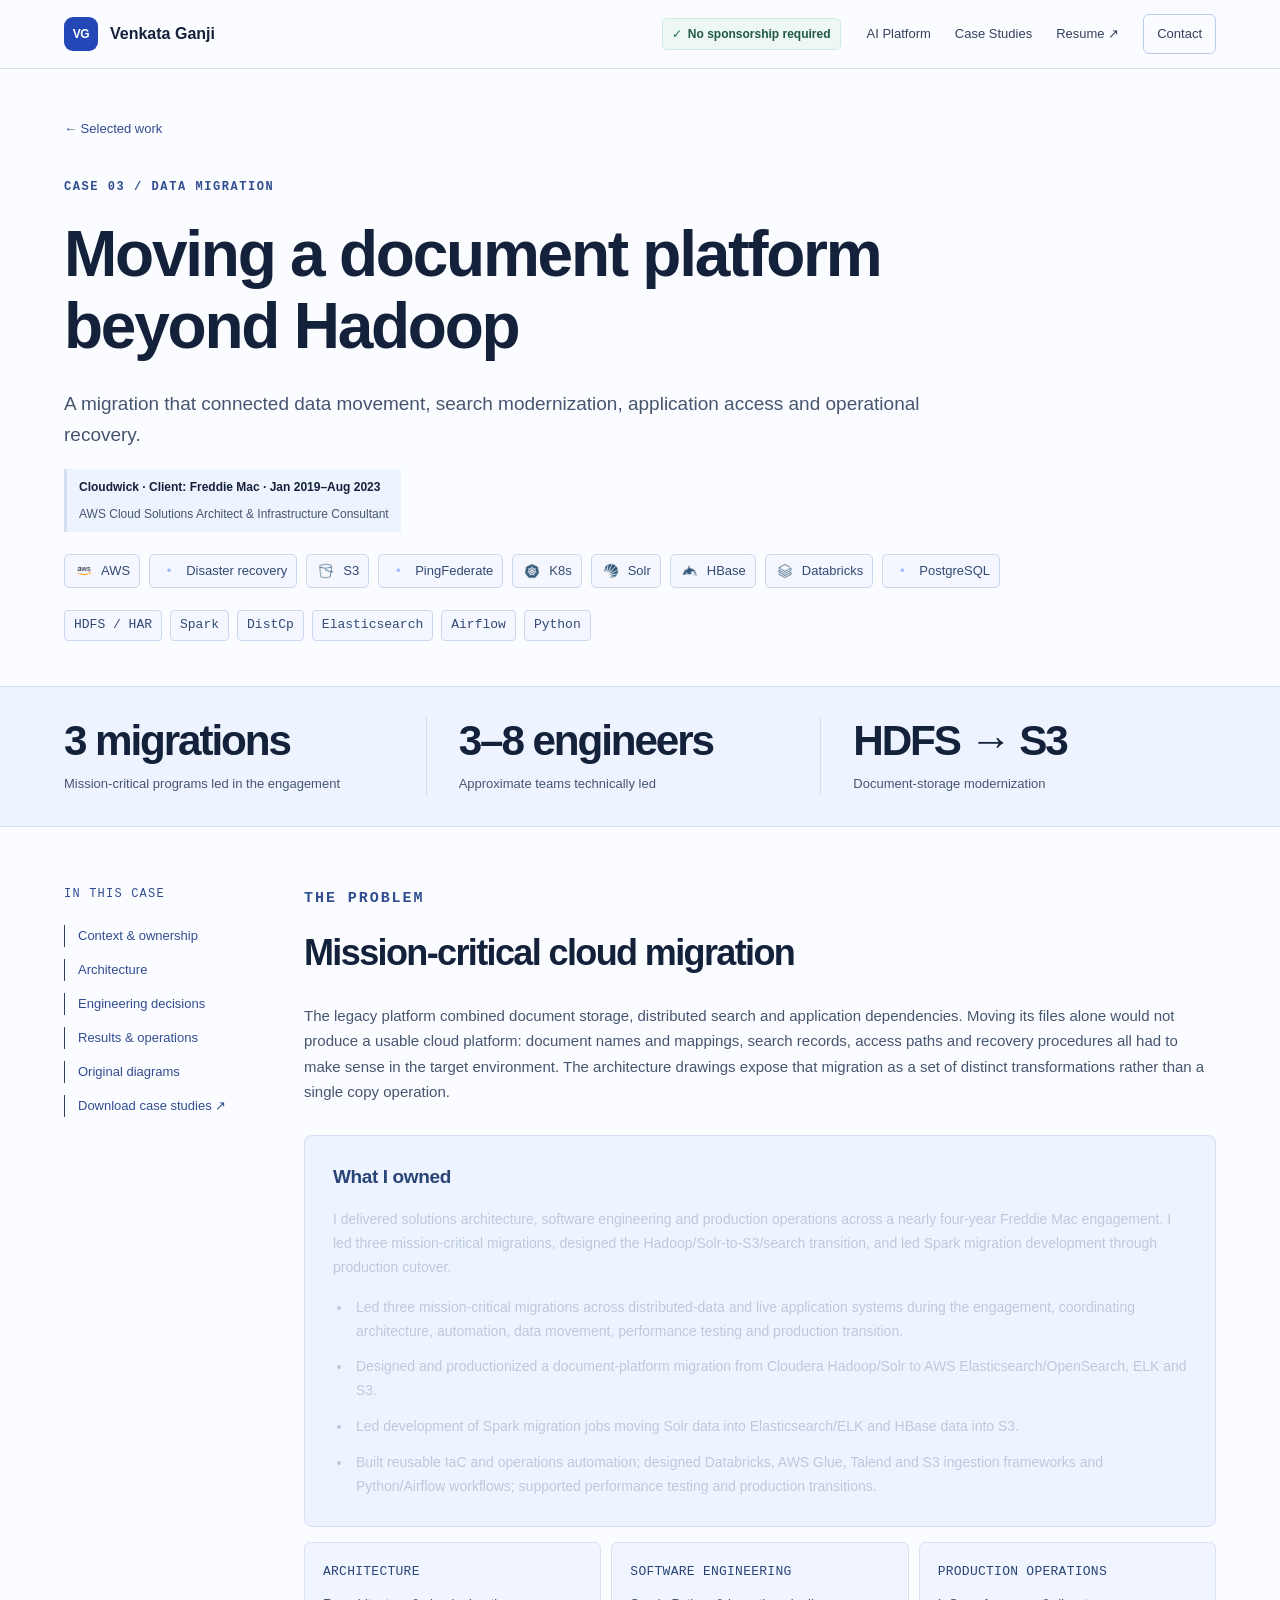
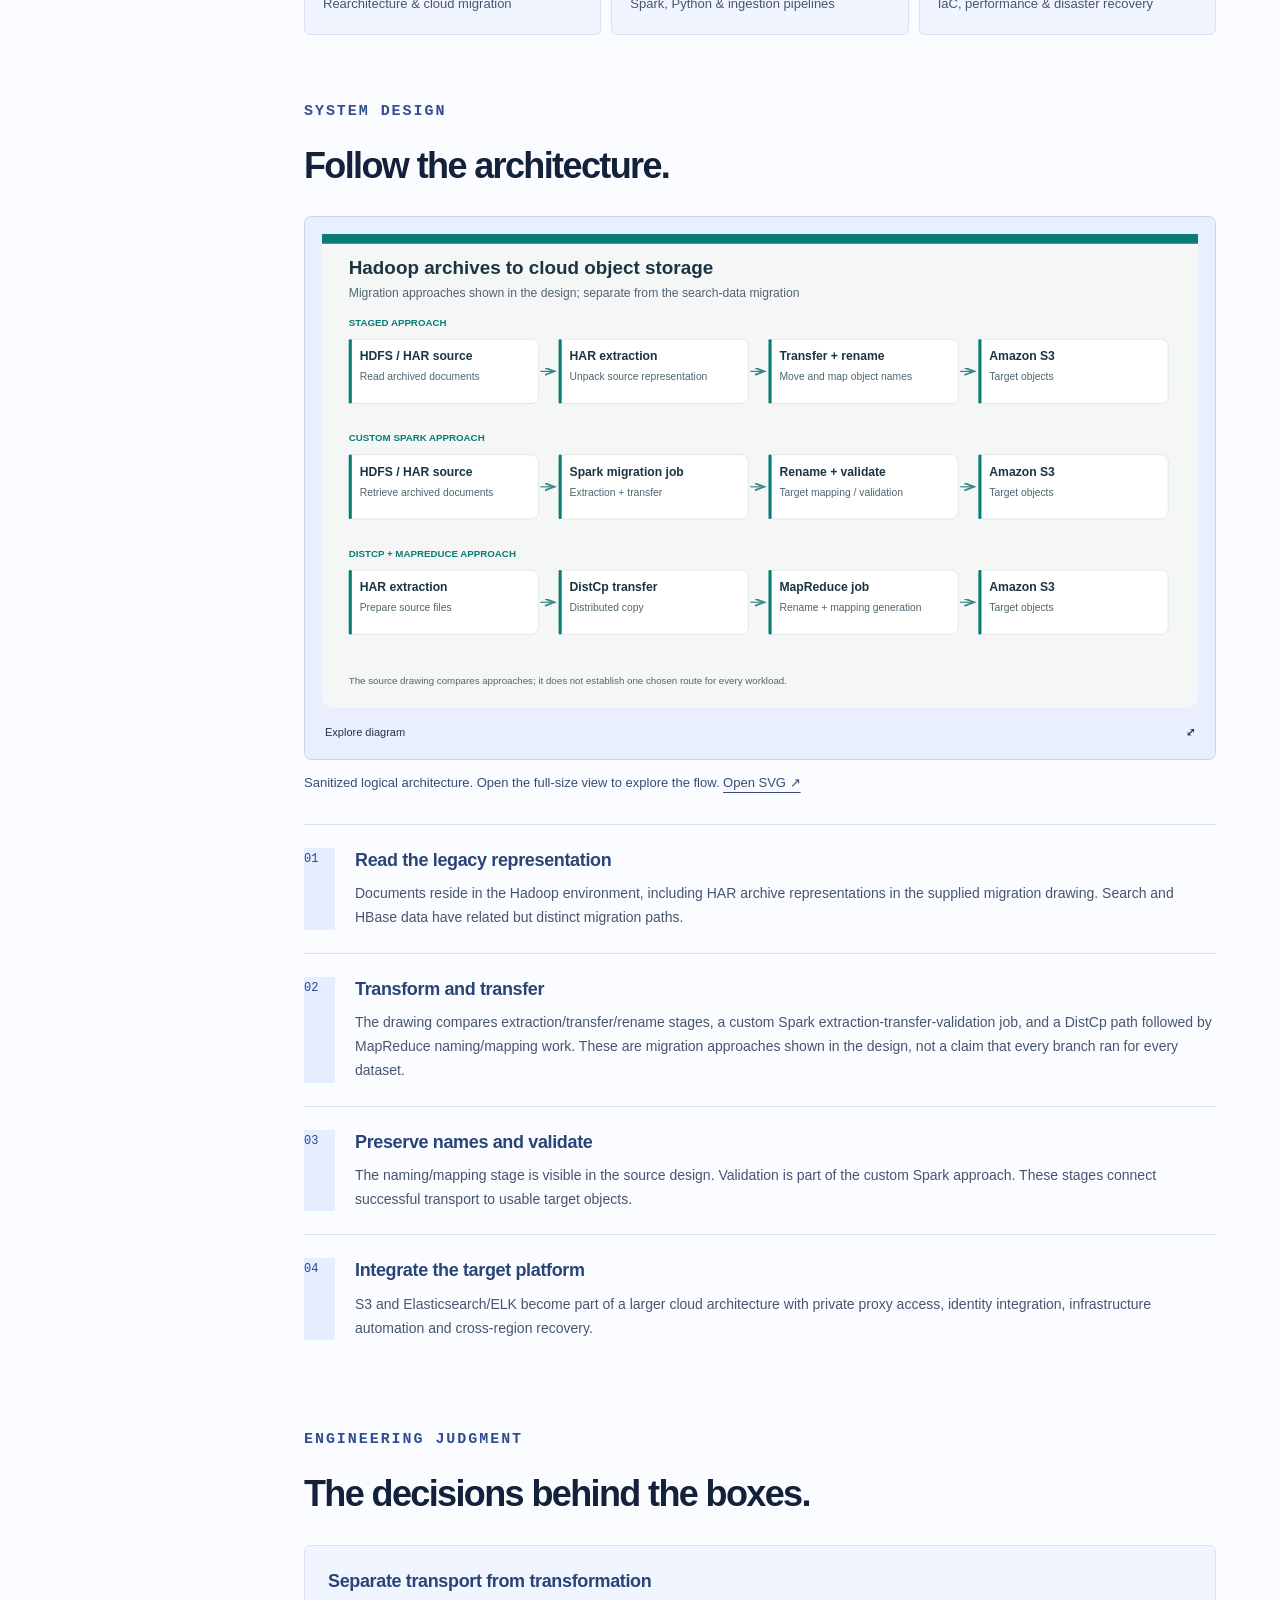
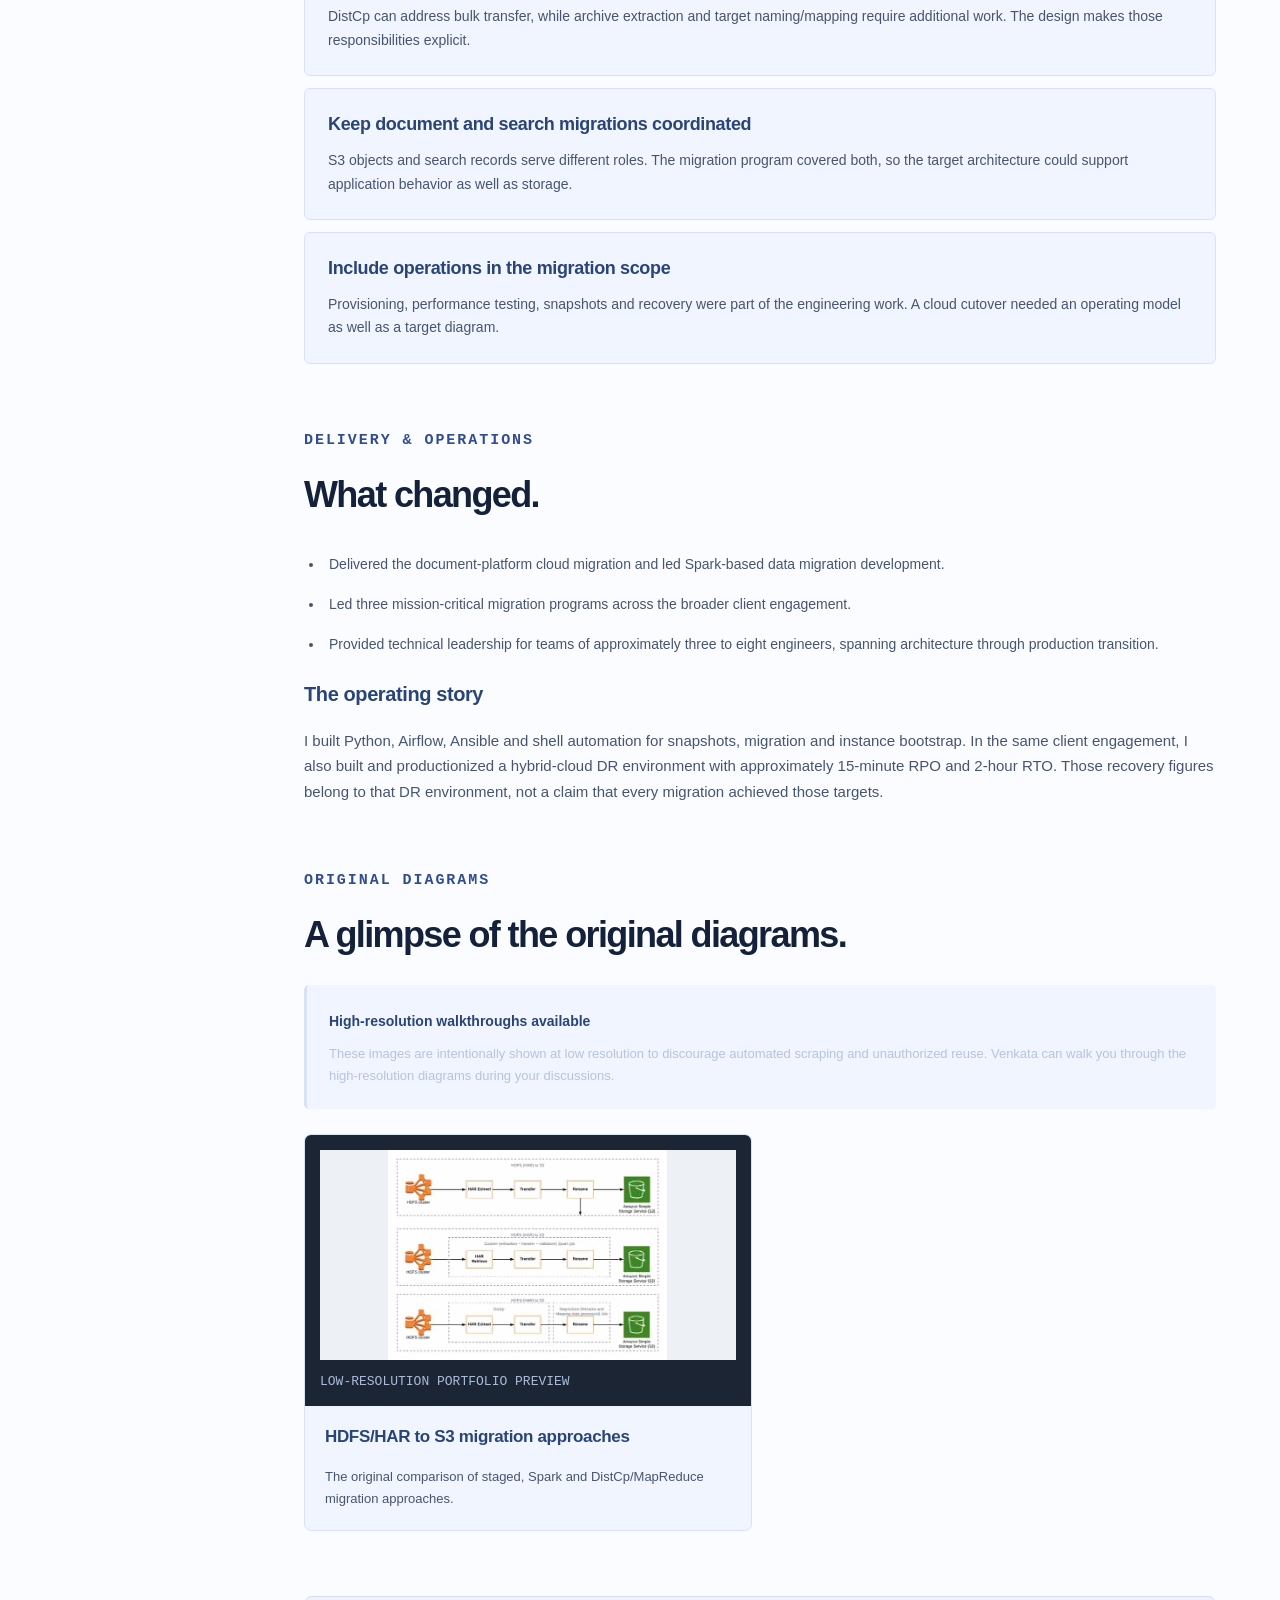
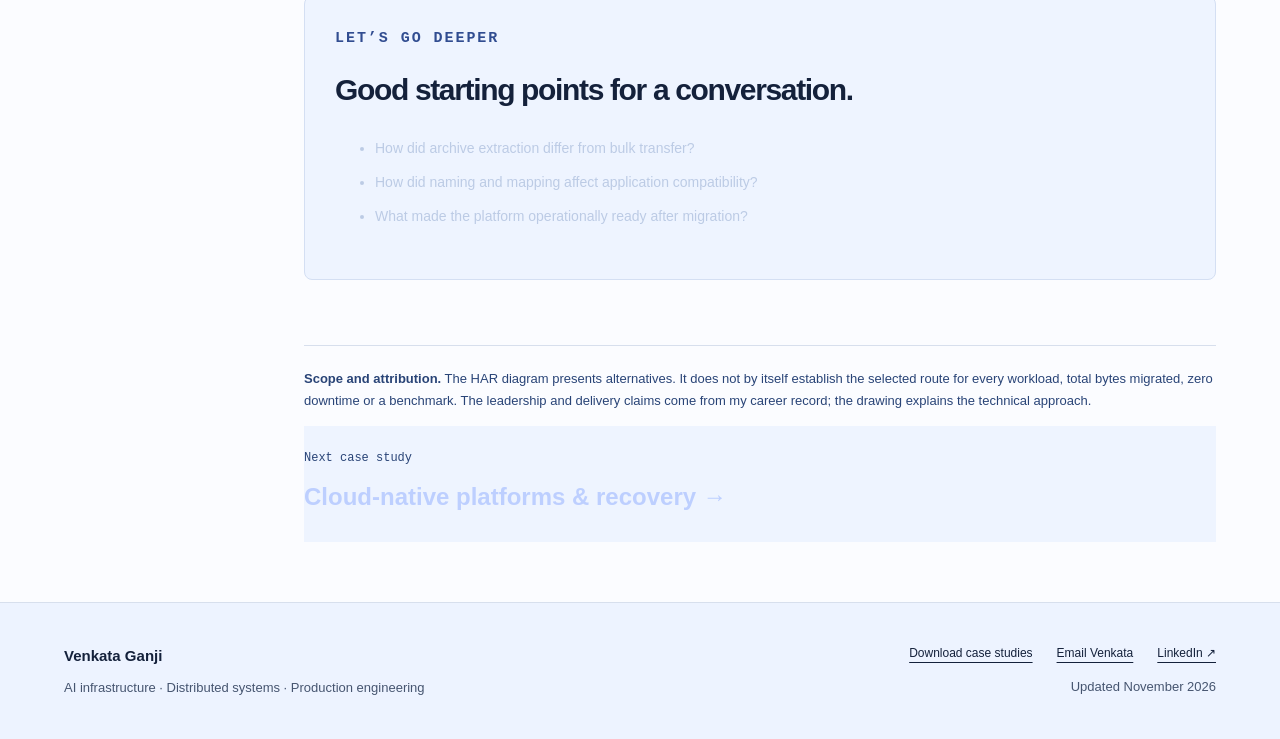
<file: cases/migration.html>
<!doctype html><html lang="en"><head><meta charset="utf-8"><meta name="viewport" content="width=device-width, initial-scale=1"><title>Moving a document platform beyond Hadoop | Venkata Ganji</title><meta name="description" content="A migration that connected data movement, search modernization, application access and operational recovery."><meta name="theme-color" content="#f7f9ff"><meta property="og:title" content="Moving a document platform beyond Hadoop"><meta property="og:description" content="A migration that connected data movement, search modernization, application access and operational recovery."><meta property="og:type" content="website"><link rel="canonical" href="https://offroadguy.github.io/cases/migration.html"><link rel="icon" href="../assets/favicon.svg" type="image/svg+xml"><link rel="stylesheet" href="../assets/style.css?v=2.6.0"><link rel="stylesheet" href="../assets/refresh.css?v=2.6.0"><script defer src="../assets/site.js?v=2.6.0"></script></head><body><a class="skip" href="#main">Skip to content</a><header class="site-header"><a class="wordmark" href="../index.html"><span class="monogram">VG</span> Venkata Ganji</a><div class="header-actions"><span class="sponsorship-badge"><span aria-hidden="true">✓</span> No sponsorship required</span><nav aria-label="Primary"><a href="../index.html#platform">AI Platform</a><a href="../index.html#work">Case Studies</a><a href="../downloads/Venkata_Ganji_Resume.pdf">Resume <span aria-hidden="true">↗</span></a><a class="nav-contact" href="mailto:venkataganji.careers@gmail.com">Contact</a></nav></div></header><main id="main"><section class="case-hero orange"><a class="back-link" href="../index.html#work">← Selected work</a><p class="eyebrow">CASE 03 / DATA MIGRATION</p><h1>Moving a document platform beyond Hadoop</h1><p class="case-deck">A migration that connected data movement, search modernization, application access and operational recovery.</p><div class="engagement"><strong>Cloudwick · Client: Freddie Mac · Jan 2019–Aug 2023</strong><span>AWS Cloud Solutions Architect &amp; Infrastructure Consultant</span></div><ul class="technology-strip" aria-label="Freddie Mac tools and capabilities"><li><img src="../assets/technologies/aws.png" width="20" height="20" alt="" loading="lazy"><span>AWS</span></li><li><span class="technology-symbol" aria-hidden="true">•</span><span>Disaster recovery</span></li><li><img src="../assets/technologies/s3.png" width="20" height="20" alt="" loading="lazy"><span>S3</span></li><li><span class="technology-symbol" aria-hidden="true">•</span><span>PingFederate</span></li><li><img src="../assets/technologies/kubernetes.png" width="20" height="20" alt="" loading="lazy"><span>K8s</span></li><li><img src="../assets/technologies/solr.png" width="20" height="20" alt="" loading="lazy"><span>Solr</span></li><li><img src="../assets/technologies/hbase.png" width="20" height="20" alt="" loading="lazy"><span>HBase</span></li><li><img src="../assets/technologies/databricks.png" width="20" height="20" alt="" loading="lazy"><span>Databricks</span></li><li><span class="technology-symbol" aria-hidden="true">•</span><span>PostgreSQL</span></li></ul><div class="tags"><span>HDFS / HAR</span><span>Spark</span><span>DistCp</span><span>Elasticsearch</span><span>Airflow</span><span>Python</span></div></section><div class="case-metrics"><div><strong>3 migrations</strong><span>Mission-critical programs led in the engagement</span></div><div><strong>3–8 engineers</strong><span>Approximate teams technically led</span></div><div><strong>HDFS → S3</strong><span>Document-storage modernization</span></div></div><div class="case-layout"><aside><p>IN THIS CASE</p><a href="#context">Context & ownership</a><a href="#architecture">Architecture</a><a href="#decisions">Engineering decisions</a><a href="#outcomes">Results & operations</a><a href="#original-diagrams">Original diagrams</a><a href="../downloads/Venkata_Ganji_Case_Studies.pdf">Download case studies ↗</a></aside><article class="case-content"><section id="context"><p class="eyebrow">THE PROBLEM</p><h2>Mission-critical cloud migration</h2><p>The legacy platform combined document storage, distributed search and application dependencies. Moving its files alone would not produce a usable cloud platform: document names and mappings, search records, access paths and recovery procedures all had to make sense in the target environment. The architecture drawings expose that migration as a set of distinct transformations rather than a single copy operation.</p><div class="ownership"><h3>What I owned</h3><p>I delivered solutions architecture, software engineering and production operations across a nearly four-year Freddie Mac engagement. I led three mission-critical migrations, designed the Hadoop/Solr-to-S3/search transition, and led Spark migration development through production cutover.</p><ul><li>Led three mission-critical migrations across distributed-data and live application systems during the engagement, coordinating architecture, automation, data movement, performance testing and production transition.</li><li>Designed and productionized a document-platform migration from Cloudera Hadoop/Solr to AWS Elasticsearch/OpenSearch, ELK and S3.</li><li>Led development of Spark migration jobs moving Solr data into Elasticsearch/ELK and HBase data into S3.</li><li>Built reusable IaC and operations automation; designed Databricks, AWS Glue, Talend and S3 ingestion frameworks and Python/Airflow workflows; supported performance testing and production transitions.</li></ul></div><div class="ownership-grid"><div><h3>ARCHITECTURE</h3><p>Rearchitecture &amp; cloud migration</p></div><div><h3>SOFTWARE ENGINEERING</h3><p>Spark, Python &amp; ingestion pipelines</p></div><div><h3>PRODUCTION OPERATIONS</h3><p>IaC, performance &amp; disaster recovery</p></div></div></section><section id="architecture"><p class="eyebrow">SYSTEM DESIGN</p><h2>Follow the architecture.</h2><figure class="diagram"><button class="diagram-open" type="button" data-diagram="../assets/diagrams/migration.svg" data-title="Mission-critical cloud migration" aria-label="Expand Mission-critical cloud migration"><img src="../assets/diagrams/migration.svg" alt="Mission-critical cloud migration" loading="lazy"><span>Explore diagram <b>⤢</b></span></button><figcaption>Sanitized logical architecture. Open the full-size view to explore the flow. <a href="../assets/diagrams/migration.svg" target="_blank" rel="noopener">Open SVG ↗</a></figcaption></figure><ol class="flow-list"><li><span class="step-num">01</span><div><h3>Read the legacy representation</h3><p>Documents reside in the Hadoop environment, including HAR archive representations in the supplied migration drawing. Search and HBase data have related but distinct migration paths.</p></div></li><li><span class="step-num">02</span><div><h3>Transform and transfer</h3><p>The drawing compares extraction/transfer/rename stages, a custom Spark extraction-transfer-validation job, and a DistCp path followed by MapReduce naming/mapping work. These are migration approaches shown in the design, not a claim that every branch ran for every dataset.</p></div></li><li><span class="step-num">03</span><div><h3>Preserve names and validate</h3><p>The naming/mapping stage is visible in the source design. Validation is part of the custom Spark approach. These stages connect successful transport to usable target objects.</p></div></li><li><span class="step-num">04</span><div><h3>Integrate the target platform</h3><p>S3 and Elasticsearch/ELK become part of a larger cloud architecture with private proxy access, identity integration, infrastructure automation and cross-region recovery.</p></div></li></ol></section><section id="decisions"><p class="eyebrow">ENGINEERING JUDGMENT</p><h2>The decisions behind the boxes.</h2><div class="decision-grid"><article><h3>Separate transport from transformation</h3><p>DistCp can address bulk transfer, while archive extraction and target naming/mapping require additional work. The design makes those responsibilities explicit.</p></article><article><h3>Keep document and search migrations coordinated</h3><p>S3 objects and search records serve different roles. The migration program covered both, so the target architecture could support application behavior as well as storage.</p></article><article><h3>Include operations in the migration scope</h3><p>Provisioning, performance testing, snapshots and recovery were part of the engineering work. A cloud cutover needed an operating model as well as a target diagram.</p></article></div></section><section id="outcomes"><p class="eyebrow">DELIVERY & OPERATIONS</p><h2>What changed.</h2><ul class="results"><li>Delivered the document-platform cloud migration and led Spark-based data migration development.</li><li>Led three mission-critical migration programs across the broader client engagement.</li><li>Provided technical leadership for teams of approximately three to eight engineers, spanning architecture through production transition.</li></ul><h3>The operating story</h3><p>I built Python, Airflow, Ansible and shell automation for snapshots, migration and instance bootstrap. In the same client engagement, I also built and productionized a hybrid-cloud DR environment with approximately 15-minute RPO and 2-hour RTO. Those recovery figures belong to that DR environment, not a claim that every migration achieved those targets.</p></section><section id="original-diagrams"><p class="eyebrow">ORIGINAL DIAGRAMS</p><h2>A glimpse of the original diagrams.</h2><aside class="preview-note" aria-label="Diagram resolution note"><strong>High-resolution walkthroughs available</strong><p>These images are intentionally shown at low resolution to discourage automated scraping and unauthorized reuse. Venkata can walk you through the high-resolution diagrams during your discussions.</p></aside><div class="original-grid"><article class="original-card"><div class="original-preview"><img src="../assets/original-previews-lowres/hdfs-to-s3-migration.jpg" alt="Low-resolution preview of HDFS/HAR to S3 migration approaches" loading="lazy"><span>LOW-RESOLUTION PORTFOLIO PREVIEW</span></div><div class="original-body"><h3>HDFS/HAR to S3 migration approaches</h3><p>The original comparison of staged, Spark and DistCp/MapReduce migration approaches.</p></div></article></div></section><section class="interview"><p class="eyebrow">LET’S GO DEEPER</p><h2>Good starting points for a conversation.</h2><ul><li>How did archive extraction differ from bulk transfer?</li><li>How did naming and mapping affect application compatibility?</li><li>What made the platform operationally ready after migration?</li></ul></section><p class="scope"><strong>Scope and attribution.</strong> The HAR diagram presents alternatives. It does not by itself establish the selected route for every workload, total bytes migrated, zero downtime or a benchmark. The leadership and delivery claims come from my career record; the drawing explains the technical approach.</p><a class="next-case" href="cloud-foundations.html"><span>Next case study</span><strong>Cloud-native platforms &amp; recovery →</strong></a></article></div></main><footer><div><strong>Venkata Ganji</strong><p>AI infrastructure · Distributed systems · Production engineering</p></div><div><a href="../downloads/Venkata_Ganji_Case_Studies.pdf">Download case studies</a><a href="mailto:venkataganji.careers@gmail.com">Email Venkata</a><a href="https://www.linkedin.com/in/venkata-sai-ganji-3a30a2a4/">LinkedIn ↗</a><small>Updated November 2026</small></div></footer><dialog id="diagram-dialog" aria-labelledby="dialog-title"><div class="dialog-toolbar"><strong id="dialog-title">Architecture diagram</strong><div><button id="zoom-out" type="button" aria-label="Zoom out">−</button><button id="zoom-in" type="button" aria-label="Zoom in">+</button><button id="close-dialog" type="button">Close ✕</button></div></div><div class="diagram-stage"><img id="dialog-image" alt=""></div></dialog></body></html>
</file>
<file: assets/style.css>
:root{--ink:#f1f4fb;--muted:#a4afc2;--paper:#090c12;--surface:#10151f;--raised:#161d2a;--line:#283143;--teal:#81a9ff;--blue:#3155d9;--serif:Inter,-apple-system,BlinkMacSystemFont,'Segoe UI',Arial,sans-serif;color-scheme:dark}
*{box-sizing:border-box}html{scroll-behavior:smooth;scroll-padding-top:110px}body{margin:0;background:var(--paper);color:var(--ink);font:16px/1.7 var(--serif);-webkit-font-smoothing:antialiased}a{color:inherit;text-underline-offset:5px}button{font:inherit;cursor:pointer}a,button,summary{-webkit-tap-highlight-color:transparent}button:focus-visible,a:focus-visible,summary:focus-visible{outline:3px solid #91b5ff;outline-offset:5px}img{display:block;max-width:100%}h1,h2,h3,p{margin-top:0}h1,h2,h3{line-height:1.12;letter-spacing:-.045em}h1,h2{font-weight:600}h1{font-size:clamp(44px,5.5vw,80px)}h2{font-size:clamp(31px,3.4vw,49px)}h3{font-size:20px;letter-spacing:-.02em;line-height:1.35}p{color:var(--muted)}::selection{background:#456dff;color:white}.skip{position:absolute;top:-80px;left:20px;z-index:100;background:white;color:#111;padding:10px}.skip:focus{top:10px}
.site-header{min-height:88px;padding:18px max(5%,calc((100vw - 1320px)/2));display:flex;justify-content:space-between;align-items:center;gap:28px;border-bottom:1px solid var(--line);background:#090c12ed;position:sticky;top:0;z-index:10;backdrop-filter:blur(18px)}.wordmark{display:flex;align-items:center;gap:12px;text-decoration:none;font-size:16px;font-weight:650;white-space:nowrap}.monogram{display:grid;place-items:center;width:34px;height:34px;background:#162448;border:1px solid #385390;border-radius:9px;font-size:12px;letter-spacing:-.04em;color:#bfd1ff}.header-actions{display:flex;align-items:center;gap:26px}nav{display:flex;gap:24px;align-items:center;font-size:12px}nav a{text-decoration:none;color:#c1c9d8}nav a:hover{color:white}.nav-contact{border:1px solid #495268;border-radius:6px;padding:8px 13px;color:white}.sponsorship-badge{display:inline-flex;align-items:center;gap:6px;white-space:nowrap;color:#a5c8b5;background:#11231d;border:1px solid #254235;border-radius:5px;padding:5px 9px;font-size:10px;font-weight:550}.sponsorship-badge span{color:#70d5a2}
.hero{max-width:1440px;margin:auto;display:grid;grid-template-columns:1.55fr .75fr;gap:70px;align-items:center;padding:85px 5% 70px;position:relative}.hero:before{content:'';position:absolute;inset:0;z-index:-1;background:radial-gradient(ellipse at 83% 20%,#345bff16,transparent 55%)}.eyebrow{color:#8facf4;font:10px/1.6 ui-monospace,SFMono-Regular,Consolas,monospace;font-weight:600;letter-spacing:.13em;margin-bottom:22px}.hero h1{font-size:clamp(42px,4.8vw,70px);line-height:1.07;letter-spacing:-.055em;margin-bottom:28px}.hero h1 em{font-style:normal;color:#8facff}.hero-intro{font-size:17px;line-height:1.8;max-width:620px}.actions{display:flex;flex-wrap:wrap;align-items:center;gap:20px;margin:30px 0 20px}.button{display:inline-flex;align-items:center;gap:22px;padding:12px 18px;background:var(--blue);border:1px solid #7391ff;border-radius:6px;text-decoration:none;font-size:12px;font-weight:650;color:white;transition:background .18s,transform .18s}.button:hover{background:#5c7eff;transform:translateY(-2px)}.text-link{font-size:12px;font-weight:600;text-decoration:none;color:#c1d1fa}.text-link:hover{color:white;text-decoration:underline}.hero-foot{font:10px/1.6 ui-monospace,SFMono-Regular,monospace;color:#8b97ad;margin-top:24px}.hero-portrait{margin:0;justify-self:end;max-width:330px;width:100%;padding:10px;background:#111824;border:1px solid #303c52;border-radius:15px;transform:rotate(2deg);box-shadow:0 30px 75px #0006}.portrait-frame{aspect-ratio:4/4.4;overflow:hidden;border-radius:8px;background:#10141c}.portrait-frame img{width:100%;height:100%;object-fit:cover;object-position:center}.hero-portrait figcaption{padding:16px 8px 8px;display:flex;flex-direction:column;gap:3px}.hero-portrait strong{font-size:14px;font-weight:650}.hero-portrait figcaption span{font-size:10px;color:var(--muted)}
.impact-strip,.case-metrics{display:grid;grid-template-columns:repeat(3,minmax(0,1fr));border-block:1px solid var(--line);background:#0f141e;padding:30px 5%;gap:32px}.impact-strip>div,.case-metrics>div{display:flex;flex-direction:column;gap:8px;border-right:1px solid var(--line);padding-right:25px}.impact-strip>div:last-child,.case-metrics>div:last-child{border:0}.impact-strip strong,.case-metrics strong{font-size:clamp(27px,3.3vw,45px);letter-spacing:-.05em;font-weight:600;line-height:1.15}.impact-strip span,.case-metrics span{font-size:11px;color:var(--muted);max-width:280px}
.work-section,.platform-section,.capabilities-section,.technology-section{max-width:1440px;margin:auto;padding:85px 5% 0}.section-intro{display:flex;justify-content:space-between;align-items:flex-end;gap:45px;margin-bottom:35px}.section-intro h2{margin-bottom:0}.section-intro>p{max-width:380px;font-size:14px;margin:0}.section-intro .eyebrow{margin-bottom:15px}.case-grid{display:grid;grid-template-columns:repeat(2,minmax(0,1fr));gap:20px}.case-card{display:flex;flex-direction:column;position:relative;border:1px solid var(--line);border-radius:10px;overflow:hidden;background:var(--surface);padding:28px;text-decoration:none;transition:border-color .2s,transform .2s,background .2s}.case-card:hover{border-color:#627abb;transform:translateY(-4px);background:#131b29}.case-card-top{display:flex;justify-content:space-between;color:#88a9f3;font:10px ui-monospace,monospace;letter-spacing:.06em;margin-bottom:28px}.case-card-top span:last-child{font-size:20px}.case-card h3{font-size:29px;max-width:480px;font-weight:550;margin-bottom:14px;letter-spacing:-.035em}.case-card>p{font-size:13px;min-height:67px;margin-bottom:22px}.case-card-visual{height:210px;display:flex;align-items:center;justify-content:center;border:1px solid #343e52;border-radius:6px;background:#eef2f9;padding:18px;overflow:hidden;margin-bottom:25px}.case-card-visual img{max-height:100%;width:100%;object-fit:contain}.case-card-bottom{display:flex;justify-content:space-between;align-items:center;gap:15px;margin-top:auto;font-size:11px}.case-card-bottom>span{color:var(--muted)}.case-card-bottom strong{font-weight:550;color:#a7bffd}
.platform-controls{display:flex;gap:6px;padding:5px;background:#121925;border:1px solid var(--line);border-radius:7px;width:fit-content;margin-bottom:22px}.platform-controls button{background:transparent;border:0;color:#b3bed3;border-radius:4px;padding:8px 14px;font-size:12px}.platform-controls button[aria-pressed=true]{background:#3150bc;color:white;box-shadow:0 1px 4px #0005}.platform-canvas{display:grid;gap:10px;padding:16px;border:1px solid #293952;border-radius:10px;background-color:#0c111b;background-image:radial-gradient(#36476660 .75px,transparent .75px);background-size:15px 15px}.platform-layer{padding:23px;border:1px solid #303a4d;border-radius:6px;background:#141b27;transition:border-color .2s,background .2s,box-shadow .2s}.platform-label{display:block;font:9px/1.6 ui-monospace,monospace;letter-spacing:.08em;color:#a4b5d6;margin-bottom:11px}.platform-layer h3{font-size:18px;margin-bottom:12px}.platform-layer p{font-size:13px;line-height:1.75;margin:0}.platform-layer strong{display:block;font-size:11px;margin-top:18px;color:#b1c6f9;font-weight:550}.platform-service-grid{display:grid;grid-template-columns:repeat(3,minmax(0,1fr));gap:10px}.platform-owned-grid{display:grid;grid-template-columns:repeat(2,minmax(0,1fr));gap:10px}.platform-owned{background:#131e32;border-color:#304972}.platform-shared{background:#201c35;border-color:#50426f}.platform-owned .platform-label{color:#8eafff}.platform-shared .platform-label{color:#bcacf4}.platform-context{background:#141923}.platform-clouds{padding:16px 20px;font-size:12px;background:#191e29;border:1px solid #30384a;border-radius:5px;color:#c2cce0}.platform-clouds span{font:9px ui-monospace,monospace;color:#8c9bb6;margin-right:20px}.platform-view-note,.platform-scope{font-size:11px;color:#9caac1;margin:16px 0 8px}.platform-scope{margin-bottom:17px;max-width:1000px}.focus-ownership .platform-owned{background:#1c2d51;border-color:#719aff;box-shadow:inset 3px 0 #719aff}.focus-ownership .platform-shared{background:#2b2247;border-color:#b095f3;box-shadow:inset 3px 0 #b095f3}.focus-ownership .platform-context{opacity:.7}.platform-section.revealing .platform-layer{animation:reveal .45s ease-out both}@keyframes reveal{from{opacity:.7;transform:translateY(6px)}to{opacity:1;transform:none}}
.capabilities-grid{display:grid;grid-template-columns:repeat(3,minmax(0,1fr));gap:1px;border:1px solid var(--line);border-radius:9px;overflow:hidden;background:var(--line)}.capability-card{display:flex;flex-direction:column;padding:26px;background:var(--surface);text-decoration:none;transition:background .2s}.capability-card:hover{background:#192338}.capability-top{display:flex;justify-content:space-between;font:10px ui-monospace,monospace;color:#92b0ff;margin-bottom:24px}.capability-card h3{font-size:18px;margin-bottom:12px}.capability-card p{font-size:13px;line-height:1.8;margin-bottom:24px}.capability-card small{font:10px/1.8 ui-monospace,monospace;margin-top:auto;color:#98accf;padding-top:14px;border-top:1px solid var(--line)}
.technology-row{display:grid;grid-template-columns:.85fr 1.15fr;gap:40px;padding:28px 0;border-top:1px solid var(--line);align-items:center}.technology-row .eyebrow{margin-bottom:9px}.technology-row h3{font-size:18px;margin-bottom:10px}.technology-row p:last-child{font-size:12px;margin:0}.technology-strip{list-style:none;padding:0;margin:22px 0;display:flex;flex-wrap:wrap;gap:9px}.technology-strip li{display:inline-flex;align-items:center;gap:7px;white-space:nowrap;padding:6px 9px;background:#171f2e;border:1px solid #2f3a50;border-radius:5px;color:#cad3e5;font-size:11px;line-height:1.4}.technology-strip img{width:20px;height:20px;object-fit:contain;background:#f5f7fc;border-radius:3px;padding:2px}.technology-symbol{width:20px;text-align:center;color:#9ab9ff}.inference-focus{max-width:1296px;margin:65px auto 0;padding:38px;border:1px solid #3e5289;border-radius:10px;background:linear-gradient(115deg,#172341,#111623);display:grid;grid-template-columns:1.4fr 1fr;gap:50px;align-items:center}.inference-focus h2{font-size:37px;margin-bottom:18px}.inference-focus p{font-size:14px}.inference-focus .eyebrow{margin-bottom:17px}.inference-focus .focus-scope{font-size:11px;line-height:1.8;margin:0;color:#9ca9c2}.focus-tools{padding:24px;background:#0c1322;border:1px solid #304164;border-radius:7px}.focus-tools .technology-strip{margin:0 0 17px}.focus-tools>p{font-size:11px;margin:0;color:#a8bce6}
.about-section{display:grid;grid-template-columns:1fr 1.15fr;gap:85px;margin-top:85px;padding:70px 5%;border-block:1px solid var(--line);background:#101620}.about-section p{font-size:15px}.reading-note{display:grid;grid-template-columns:1fr 2fr;gap:50px;max-width:1440px;margin:auto;padding:35px 5%}.reading-note strong{font-size:12px}.reading-note p{font-size:11px;margin:0}footer{display:flex;justify-content:space-between;gap:40px;padding:40px 5%;border-top:1px solid var(--line);background:#070a10;font-size:12px}footer strong{font-size:15px}footer p{font-size:11px;margin:8px 0 0}footer>div:last-child{display:flex;flex-wrap:wrap;justify-content:flex-end;gap:12px 24px;max-width:460px}footer small{width:100%;text-align:right;color:#8b9ab1;font-size:10px}
.case-hero{padding:45px 5% 45px;max-width:1330px;margin:auto}.back-link{display:inline-block;font-size:11px;text-decoration:none;color:#9caccc;margin-bottom:38px}.case-hero h1{max-width:1000px;font-size:clamp(42px,5vw,68px);margin-bottom:25px}.case-deck{font-size:19px;max-width:860px;line-height:1.65}.engagement{display:flex;flex-direction:column;gap:6px;font-size:12px}.engagement span{color:var(--muted)}.tags{display:flex;flex-wrap:wrap;gap:8px}.tags span{padding:4px 9px;border:1px solid var(--line);border-radius:4px;color:#a1b2d3;font:10px/1.6 ui-monospace,monospace}.tags:empty{display:none}.case-layout{display:grid;grid-template-columns:180px minmax(0,1fr);gap:60px;max-width:1330px;margin:auto;padding:60px 5%}.case-layout>aside{position:sticky;top:125px;align-self:start;display:flex;flex-direction:column;gap:12px}.case-layout>aside p{font:10px ui-monospace,monospace;color:#859cc4;letter-spacing:.1em}.case-layout>aside a{font-size:11px;text-decoration:none;color:#aab9d3;border-left:1px solid #33415b;padding-left:13px}.case-layout>aside a:hover{color:white;border-color:#739dff}.case-content{min-width:0}.case-content section{margin-bottom:65px}.case-content h2{font-size:36px}.case-content>section>p{font-size:15px}.ownership{padding:28px;background:#111c2e;border:1px solid #2b4166;border-radius:8px;margin-top:30px}.ownership h3{font-size:19px;color:#bed2ff}.ownership p,.ownership li{font-size:14px;color:#bdc8dd}.ownership ul{padding-left:19px;margin-bottom:0}.ownership li{padding-left:4px;margin-top:12px}.ownership-grid{display:grid;grid-template-columns:repeat(3,minmax(0,1fr));gap:10px;margin-top:15px}.ownership-grid>div{background:#141d2c;border:1px solid #2c3b54;border-radius:6px;padding:18px}.ownership-grid>div:nth-child(2){background:#1a1d30}.ownership-grid>div:nth-child(3){background:#191f29}.ownership-grid h3{font:10px/1.7 ui-monospace,monospace;color:#a6c0ff;margin-bottom:10px;letter-spacing:.02em}.ownership-grid p{font-size:12px;margin:0}.diagram{margin:25px 0}.diagram-open{display:block;width:100%;padding:17px;background:#eff3f8;border:1px solid #647189;border-radius:7px;overflow:hidden;text-align:left}.diagram-open img{width:100%}.diagram-open>span{display:flex;justify-content:space-between;font-size:11px;padding:15px 3px 0;color:#243249}.diagram figcaption{font-size:11px;color:#99a9c2;margin-top:12px}.flow-list{list-style:none;padding:0;margin-top:30px}.flow-list li{display:flex;gap:20px;padding:23px 0;border-top:1px solid var(--line)}.step-num{flex:0 0 31px;font:12px ui-monospace,monospace;color:#91b0ff;padding-top:4px}.flow-list h3{font-size:18px;margin-bottom:10px}.flow-list p{font-size:14px;margin:0}.decision-grid{display:grid;gap:12px}.decision-grid article{padding:23px;background:var(--surface);border:1px solid var(--line);border-radius:6px}.decision-grid h3{font-size:18px;margin-bottom:12px}.decision-grid p{font-size:14px;margin:0}.results{padding-left:20px}.results li{font-size:14px;color:#c3cde0;padding:8px 0 8px 5px}.case-content details{border:1px solid var(--line);border-radius:6px;margin:14px 0;background:var(--surface);padding:20px}.case-content summary{cursor:pointer;font-size:15px;font-weight:600}.case-content details>p{font-size:13px;margin-top:18px}.original-grid{display:grid;grid-template-columns:repeat(2,minmax(0,1fr));gap:17px}.original-card{border:1px solid var(--line);border-radius:7px;overflow:hidden;background:var(--surface)}.original-preview{padding:15px;background:#1c2533}.original-preview img{width:100%;height:210px;object-fit:contain;background:#edf1f5}.original-preview span{display:block;font:9px/1.5 ui-monospace,monospace;margin-top:12px;color:#abbcdb}.original-body{padding:20px}.original-body h3{font-size:17px}.original-body p{font-size:12px;margin:0}.case-content .preview-note{padding:22px;background:#182237;border-left:3px solid #719aff;border-radius:5px;position:static;margin:25px 0}.preview-note strong{font-size:14px}.case-content .preview-note p{font-size:13px;letter-spacing:normal;margin:8px 0 0;color:#b4c4e1}.interview{padding:30px;border:1px solid #354c79;border-radius:8px;background:#121d32}.interview h2{font-size:30px}.interview li{font-size:14px;color:#bccbe5;padding:5px 0}.scope{font-size:11px;border-top:1px solid var(--line);padding-top:22px}.next-case{display:flex;flex-direction:column;gap:12px;padding:25px 0;text-decoration:none}.next-case span{font:10px ui-monospace,monospace;color:#849abd}.next-case strong{font-size:24px;font-weight:550;color:#bdcfff}.not-found{padding:110px 5%;min-height:65vh}dialog{width:95vw;max-width:1800px;height:92vh;max-height:94vh;padding:0;border:1px solid #526383;border-radius:10px;background:#eef2f8;color:#162134}dialog::backdrop{background:#030711e8;backdrop-filter:blur(5px)}.dialog-toolbar{display:flex;align-items:center;justify-content:space-between;gap:15px;padding:15px 22px;background:#101929;color:white;border-bottom:1px solid #364967}.dialog-toolbar strong{font-size:14px}.dialog-toolbar button{font-size:12px;background:#253652;color:white;border:1px solid #50688e;padding:7px 12px;border-radius:4px}.diagram-stage{height:calc(100% - 65px);overflow:auto;padding:25px}.diagram-stage img{max-width:none;width:100%;margin:auto}.no-scroll{overflow:hidden}
@media(min-width:1500px){.impact-strip,.case-metrics,.about-section,footer{padding-left:calc((100vw - 1296px)/2);padding-right:calc((100vw - 1296px)/2)}}
@media(max-width:1400px){.inference-focus{margin-left:5%;margin-right:5%}}@media(max-width:1100px){.header-actions{gap:18px}nav{gap:16px}.hero{gap:35px}.sponsorship-badge{font-size:9px}.case-layout{gap:30px;grid-template-columns:155px minmax(0,1fr)}}
@media(max-width:900px){.site-header{flex-wrap:wrap;gap:14px;padding:16px 5%;position:relative}.header-actions{flex:1;justify-content:flex-end;flex-wrap:wrap;gap:12px}.hero{grid-template-columns:1.5fr .8fr;padding-top:55px}.hero h1{font-size:45px}.hero-intro{font-size:15px}.platform-service-grid{grid-template-columns:1fr}.capabilities-grid{grid-template-columns:repeat(2,minmax(0,1fr))}.section-intro{gap:25px}.technology-row{grid-template-columns:1fr;gap:12px}.inference-focus{grid-template-columns:1fr;gap:25px}.ownership-grid{grid-template-columns:1fr}.case-layout{display:block}.case-layout>aside{position:static;flex-direction:row;flex-wrap:wrap;margin-bottom:40px}.case-layout>aside p{width:100%;margin:0}.case-layout>aside a{padding-left:0;border:0;margin-right:12px}.case-card h3{font-size:24px}.case-card>p{min-height:0}}
@media(max-width:600px){.header-actions{flex-basis:100%;justify-content:space-between;align-items:center}nav{gap:13px;flex-wrap:wrap;font-size:11px}.nav-contact{display:none}.sponsorship-badge{order:2}.hero{grid-template-columns:1fr;padding:40px 5%;gap:30px}.hero h1{font-size:clamp(36px,9vw,51px);line-height:1.1}.hero-intro{font-size:15px}.hero-portrait{justify-self:start;max-width:none;width:100%;padding:10px;display:flex;align-items:center;gap:15px;transform:none;border-radius:9px;box-shadow:none}.portrait-frame{width:77px;height:88px;aspect-ratio:auto;flex-shrink:0;border-radius:5px}.hero-portrait figcaption{padding:0}.hero-portrait strong{font-size:14px}.hero-portrait figcaption span{font-size:10px}.actions{gap:17px;margin-top:24px}.hero-foot{font-size:9px}.hero .eyebrow{font-size:9px}.impact-strip,.case-metrics{gap:12px;padding:23px 5%}.impact-strip>div,.case-metrics>div{padding-right:10px;gap:8px}.impact-strip strong,.case-metrics strong{font-size:24px}.impact-strip span,.case-metrics span{font-size:9px;line-height:1.7}.work-section,.platform-section,.capabilities-section,.technology-section{padding-top:50px}.section-intro{display:block;margin-bottom:26px}.section-intro>p{margin-top:20px;font-size:13px}.case-grid,.capabilities-grid,.platform-owned-grid,.original-grid{grid-template-columns:1fr}.case-card{padding:23px}.case-card h3{font-size:26px}.case-card-visual{height:175px;padding:10px}.platform-canvas{padding:9px}.platform-layer{padding:19px}.platform-layer h3{font-size:17px}.platform-controls button{font-size:11px;padding:8px 10px}.platform-clouds span{display:block;margin-bottom:8px}.capability-card{padding:24px}.technology-row{padding:24px 0}.technology-strip{gap:7px}.technology-strip li{font-size:10px;padding:5px 7px}.inference-focus{padding:24px;margin-top:35px}.inference-focus h2{font-size:31px}.focus-tools{padding:18px}.about-section{grid-template-columns:1fr;gap:20px;padding:45px 5%;margin-top:55px}.reading-note{grid-template-columns:1fr;gap:12px;padding:30px 5%}footer{flex-direction:column;gap:28px}footer>div:last-child{justify-content:flex-start}footer small{text-align:left}.case-hero{padding-top:28px}.back-link{margin-bottom:28px}.case-hero h1{font-size:41px}.case-deck{font-size:17px}.case-layout{padding-top:35px}.case-content h2{font-size:30px}.case-content section{margin-bottom:45px}.ownership{padding:20px}.ownership li,.ownership p{font-size:13px}.diagram-open{padding:8px}.flow-list li{gap:12px}.interview{padding:22px}.original-preview img{height:210px}.dialog-toolbar{padding:10px}.dialog-toolbar strong{font-size:11px;max-width:45%}.dialog-toolbar button{padding:6px 8px;font-size:11px}.diagram-stage{padding:10px}}
@media(prefers-reduced-motion:reduce){html{scroll-behavior:auto}*,*:before,*:after{animation:none!important;transition:none!important}}
@media print{body{background:white;color:#162134;font-size:12px;color-scheme:light}p,li{color:#34445b!important}.site-header,footer,.case-layout>aside,.actions,.platform-controls,.next-case{display:none!important}.case-layout{display:block;padding:0}.case-hero{padding:0}.case-hero h1{font-size:35px}.case-content section{break-inside:avoid}.ownership,.platform-layer,.case-metrics,.interview{background:#edf1f8;color:#162134}.technology-strip li{background:#edf1f8;color:#162134}.diagram-open span{display:none}}
/* Long case-study titles remain inside narrow viewports. */
h1,h2,h3,.case-content p,.case-content li{overflow-wrap:anywhere}
@media(max-width:600px){.case-metrics{grid-template-columns:1fr;gap:0}.case-metrics>div{display:grid;grid-template-columns:150px minmax(0,1fr);align-items:center;gap:18px;border-right:0;border-bottom:1px solid var(--line);padding:16px 0}.case-metrics>div:last-child{border:0}.case-metrics strong{font-size:24px}.case-metrics span{font-size:11px}}

/* Explicit shared onboarding scope and a direct architecture shortcut. */
.platform-coowned{background:#252015;border-color:#615137}.platform-coowned .platform-label{color:#e0be7c}.focus-ownership .platform-coowned{background:#302717;border-color:#b5904e;box-shadow:inset 3px 0 #b5904e}.architecture-shortcut{display:flex;flex-wrap:wrap;align-items:center;gap:7px 14px;width:fit-content;max-width:100%;padding:13px 16px;margin-top:24px;background:#131b2b;border:1px solid #35496f;border-radius:6px;text-decoration:none;color:#c3d4fb;font-size:12px}.architecture-shortcut span{flex-basis:100%;font:9px/1.6 ui-monospace,monospace;letter-spacing:.07em;color:#91a9d7}.architecture-shortcut:hover{border-color:#779eec;background:#19263e}.architecture-shortcut b{font-weight:400}

/* Ownership-first portfolio: readable evidence and a compact, consistent grid. */
.button:hover{background:#3e62e3}
nav{font-size:13px}
.sponsorship-badge{font-size:12px}
.eyebrow,.hero .eyebrow,.hero-foot,.architecture-shortcut span,
.platform-label,.platform-clouds span,.capability-top,.case-card-top,
.technology-row .eyebrow,.case-layout>aside p,.next-case span{font-size:12px}
.button,.text-link,.platform-controls button,.platform-layer strong,
.impact-strip span,.case-metrics span,.platform-view-note,.platform-scope,
.hero-portrait figcaption span,.case-card-bottom,.capability-card small,
.technology-strip li,.technology-row p:last-child,.focus-tools>p,
.inference-focus .focus-scope,.reading-note strong,.reading-note p,
footer p,footer small,.back-link,.tags span,.case-layout>aside a,
.ownership-grid h3,.ownership-grid p,.diagram figcaption,
.original-preview span,.original-body p,.scope{font-size:13px}
.capabilities-grid{grid-template-columns:repeat(2,minmax(0,1fr))}
.capability-card{padding:26px}
.capability-top{margin-bottom:16px}
.capability-card p{font-size:14px;margin-bottom:18px}
.platform-owned-grid{align-items:stretch}
.platform-layer{padding:24px;min-width:0}
.platform-layer p{font-size:14px;line-height:1.7}
.platform-label{letter-spacing:.05em;line-height:1.6}
.platform-layer strong{line-height:1.6}
.platform-view-note,.platform-scope{line-height:1.7}
.hero-foot{line-height:1.7}
@media(max-width:900px){
  .site-header{position:sticky;top:0;gap:10px;padding:12px 5%}
  .header-actions{gap:10px}
  nav{gap:14px;flex-wrap:wrap}
  .sponsorship-badge{font-size:12px}
}
@media(max-width:600px){
  html{scroll-padding-top:190px}
  .site-header{gap:8px;padding:10px 5%}
  .header-actions{gap:8px}
  nav{width:100%;gap:8px 14px;font-size:12px}
  .nav-contact{display:inline-flex;padding:5px 8px}
  .sponsorship-badge{padding:4px 7px}
  .hero .eyebrow,.hero-foot,.architecture-shortcut span{font-size:12px}
  .hero-portrait figcaption span{font-size:13px}
  .impact-strip{grid-template-columns:1fr;gap:0}
  .impact-strip>div{display:grid;grid-template-columns:145px minmax(0,1fr);align-items:center;gap:16px;border-right:0;border-bottom:1px solid var(--line);padding:15px 0}
  .impact-strip>div:last-child{border:0}
  .impact-strip span,.case-metrics span{font-size:13px;line-height:1.6}
  .capabilities-grid{grid-template-columns:1fr}
  .platform-layer{padding:19px}
  .platform-controls{max-width:100%;flex-wrap:wrap}
  .platform-controls button{font-size:13px}
  .technology-strip li{font-size:12px}
  footer small{font-size:13px}
}

/* Kubernetes operations and inference study: a shared visual story, distinct scope. */
.engineering-feature{max-width:1440px;margin:0 auto;padding:78px 5% 0;min-width:0}
.engineering-intro{max-width:850px;margin-bottom:30px}
.engineering-intro .eyebrow{margin-bottom:14px}
.engineering-intro h2{max-width:800px;margin-bottom:22px}
.engineering-intro>p:last-child{font-size:16px;line-height:1.8;margin-bottom:0}
.feature-layout{display:grid;grid-template-columns:minmax(0,1fr) minmax(0,1.1fr);gap:30px;align-items:center;margin:28px 0}
.feature-layout>*,.engineering-cards>*,.experience-split>*{min-width:0}
.feature-layout p,.engineering-cards p,.experience-split p{overflow-wrap:anywhere}
.feature-media{margin:0;padding:18px;border:1px solid #35486a;border-radius:10px;background:linear-gradient(135deg,#13213a,#0e1522);overflow:hidden}
.feature-media img,.feature-media svg{display:block;width:100%;height:auto;max-width:100%}
.feature-media figcaption{font-size:13px;line-height:1.7;color:#adbedb;margin-top:14px}
.engineering-cards{display:grid;grid-template-columns:repeat(3,minmax(0,1fr));gap:14px;margin:28px 0}
.engineering-cards article{padding:24px;border:1px solid #33415a;border-radius:8px;background:#111a29}
.engineering-cards h3{font-size:20px;color:#dbe7ff;margin-bottom:12px}
.engineering-cards p{font-size:14px;line-height:1.8;margin-bottom:0}
.engineering-cards .eyebrow{font-size:12px;color:#9bb8ff;margin-bottom:12px}
.engineering-feature>.actions{margin-bottom:0}
.section-jumps{display:flex;flex-wrap:wrap;gap:10px;margin:22px 0 28px;padding:0}
.section-jumps a{display:inline-flex;align-items:center;gap:9px;padding:9px 14px;border:1px solid #405579;border-radius:6px;background:#131d30;color:#c5d8ff;font-size:13px;font-weight:600;text-decoration:none;max-width:100%;overflow-wrap:anywhere}
.section-jumps a:hover{background:#1b2b48;border-color:#7ea7ff;color:white}
.stack-groups{display:grid;grid-template-columns:repeat(2,minmax(0,1fr));gap:12px;margin:28px 0}
.stack-groups details{margin:0;padding:18px 20px;border:1px solid #35415b;border-radius:7px;background:#101824;min-width:0;align-self:start}
.stack-groups summary{cursor:pointer;color:#d4e1f8;font-size:15px;font-weight:600;line-height:1.6;overflow-wrap:anywhere}
.stack-groups details[open]{background:#142139;border-color:#526e9e}
.stack-groups p{font-size:14px;line-height:1.8;margin:14px 0 0;overflow-wrap:anywhere}
.experience-split{display:grid;grid-template-columns:repeat(2,minmax(0,1fr));gap:16px;margin:28px 0}
.experience-split article{padding:26px;border:1px solid #405578;border-radius:8px;background:#142038}
.experience-split article+article{background:#161e2e;border-color:#444d69}
.experience-split h3{font-size:21px;margin-bottom:14px;color:#e0eaff}
.experience-split p{font-size:14px;line-height:1.8;margin-bottom:0}
.experience-split .eyebrow{margin-bottom:12px;color:#a6bfff}
.learning-feature .engineering-intro .eyebrow{color:#bec3ff}
.learning-feature .feature-media{background:linear-gradient(135deg,#1b2140,#101725);border-color:#4a527f}
.engineering-feature .scope{color:#acbad1;font-size:13px;line-height:1.8;margin-top:24px}
.case-content .engineering-feature{padding:0;margin-bottom:65px;max-width:none}
.case-content .engineering-feature .engineering-cards{grid-template-columns:1fr}
.case-content .engineering-feature .stack-groups{grid-template-columns:1fr}
.case-content .engineering-feature .stack-groups details{margin:0}
@media(max-width:1000px){
  .feature-layout{grid-template-columns:1fr;gap:22px}
  .engineering-cards article{padding:20px}
}
@media(max-width:700px){
  .engineering-feature{padding-top:52px}
  .engineering-intro{margin-bottom:24px}
  .engineering-intro>p:last-child{font-size:15px}
  .engineering-cards,.stack-groups,.experience-split{grid-template-columns:1fr;gap:12px}
  .engineering-cards article,.experience-split article{padding:22px}
  .feature-media{padding:10px;border-radius:8px}
  .feature-media figcaption{margin:12px 5px 4px;font-size:13px}
  .section-jumps{gap:8px}
  .section-jumps a{padding:8px 11px;font-size:13px}
  .case-content .engineering-feature{margin-bottom:45px}
}
@media print{
  .engineering-feature{padding:30px 0 0}
  .engineering-cards article,.experience-split article,.stack-groups details,.feature-media{background:#edf1f8;border-color:#9daecc}
  .engineering-cards h3,.experience-split h3,.stack-groups summary{color:#162134}
  .section-jumps{display:none}
}

/* Align local navigation and use the dark treatment for new diagrams. */
.section-jumps{max-width:1440px;margin:28px auto 0;padding:0 5%}
.engineering-feature .diagram-open{background:#111a29;border-color:#35486a;padding:14px}
.engineering-feature .diagram-open>span{color:#c1d1fa}
.case-content .engineering-feature .feature-layout{grid-template-columns:1fr}
.experience-split ul{padding-left:18px;color:var(--muted);font-size:14px;line-height:1.8;margin-bottom:0}

/* End-to-end delivery roadmap, from foundations through recovery. */
.platform-lifecycle{display:grid;grid-template-columns:repeat(4,minmax(0,1fr));gap:14px;margin:30px 0}
.platform-lifecycle article{min-width:0;padding:24px 20px;background:#111a29;border:1px solid #35486a;border-radius:8px;border-top:3px solid #81a9ff}
.platform-lifecycle .eyebrow{font-size:11px;margin-bottom:16px;color:#b4c9ff;line-height:1.7}
.platform-lifecycle h3{font-size:21px;color:#e0eaff;margin-bottom:14px}
.platform-lifecycle p:last-child{font-size:14px;line-height:1.8;margin-bottom:0}
.cloud-native-feature .experience-split article{background:#101c30}
.case-content .platform-lifecycle{grid-template-columns:repeat(2,minmax(0,1fr))}
.case-content .cloud-native-feature .experience-split{grid-template-columns:1fr}
@media(max-width:1050px){.platform-lifecycle{grid-template-columns:repeat(2,minmax(0,1fr))}}
@media(max-width:700px){.platform-lifecycle,.case-content .platform-lifecycle{grid-template-columns:1fr}.platform-lifecycle article{padding:22px}.platform-lifecycle .eyebrow{font-size:12px}}
</file>
<file: assets/refresh.css>
:root {
  --ink: #14213b;
  --muted: #465570;
  --paper: #fbfcff;
  --surface: #f2f6ff;
  --raised: #fff;
  --line: #d7dfed;
  --blue: #254cc8;
  --teal: #2352b7;
  --serif: Inter, -apple-system, BlinkMacSystemFont, "Segoe UI", Arial, sans-serif;
  color-scheme: light;
}
html { scroll-padding-top: 95px; }
.site-header { min-height: 69px; padding: 12px max(5%,calc((100vw - 1260px)/2)); background: #fbfcfff2; }
.site-header nav a { color: #34425d; }
.site-header nav a:hover, .text-link, .text-link:hover { color: #254cc8; }
.monogram { border: 0; background: #2347b7; color: white; }
.nav-contact { border-color: #bccdec; }
.sponsorship-badge { background: #edf7f3; border-color: #cdede0; color: #225949; }
.sponsorship-badge span { color: #1a6f56; }
a:focus-visible, button:focus-visible, summary:focus-visible { outline-color: #3157d6; }
footer { background: #edf3ff; }
footer small { color: var(--muted); }
.eyebrow, .back-link, .case-layout>aside p, .case-layout>aside a, .case-card-top, .platform-label { color: #314d91; }

.portfolio-home { --page-width: 1200px; }
.home-wrap { width: min(90%,var(--page-width)); margin-inline: auto; }
.home-hero { overflow: hidden; position: relative; isolation: isolate; background: linear-gradient(122deg,#fbfcff 4%,#edf3ff 59%,#f9eeff); }
.home-hero::before { content:""; position:absolute; z-index:-1; inset:0; background:radial-gradient(ellipse at 84% 31%,#fff0db,transparent 40%); }
.hero-layout { display: grid; grid-template-columns: 1.01fr .99fr; gap: clamp(30px,6vw,88px); align-items: center; padding-block: 65px 69px; }
.byline { display:flex; align-items:center; flex-wrap:wrap; gap:8px; font-size: .83rem; font-weight:650; color:#334a73; margin-bottom:27px; }
.byline img { width:36px; height:36px; border-radius:50%; object-fit:cover; object-position:50% 30%; }
.byline span { color:#66789b; }
.hero-story h1 { font-size: clamp(45px,5.5vw,80px); line-height:1.03; font-weight:700; letter-spacing:-.052em; margin-bottom:25px; }
.hero-story h1 em { color:#2d4bc1; font-style:normal; }
.hero-story p { max-width: 54ch; font-size: clamp(16px,1.4vw,18px); line-height: 1.65; }
.hero-actions { display:flex; flex-wrap:wrap; align-items:center; gap:20px; margin-top: 27px; }
.hero-actions a { font-size:.91rem; font-weight:650; color:#2645a4; text-decoration:none; }
.hero-actions a:hover, .story-link:hover { text-decoration:underline; }
.hero-actions .primary-link { background:#2347b7; color:white; padding:12px 16px; border-radius:7px; box-shadow:0 6px 18px #2347b72b; white-space:normal; }
.primary-link span { margin-left:9px; }

.system-flow { margin:0; position:relative; isolation:isolate; padding:19px clamp(12px,2.5vw,31px) 17px; border:1px solid #d9def2; border-radius:24px; background:linear-gradient(158deg,#ffffffeb,#f5f7ffcc); box-shadow:0 22px 60px #3449a01a; }
.system-flow::before { content:""; position:absolute; z-index:-1; inset:0; border-radius:inherit; background:radial-gradient(#a5b4db70 1px,transparent 1px) 0 0/18px 18px; mask-image:linear-gradient(135deg,#000,transparent 70%); }
.flow-header { display:flex; justify-content:space-between; align-items:center; gap:12px; font-size:.74rem; font-weight:650; color:#314873; margin-bottom:18px; }
.flow-live { display:flex; align-items:center; gap:7px; white-space:nowrap; color:#245c4b; }
.flow-live i { width:7px; height:7px; border-radius:50%; background:#2c9c78; box-shadow:0 0 0 3px #2c9c7822; }
.cloud-layer { text-align:center; border-radius:38% 38% 24px 24px / 26px 26px 24px 24px; padding:12px 10px; background:linear-gradient(120deg,#e7f1ff,#ede9fc); border:1px solid #cedbf5; }
.flow-label, .section-label { font-size:.7rem; font-weight:750; letter-spacing:.11em; color:#344f96; }
.provider-logos { display:flex; justify-content:center; align-items:center; flex-wrap:wrap; gap:9px 15px; padding-top:8px; }
.provider-logos span, .inline-brands span { display:inline-flex; align-items:center; gap:5px; font-size:.73rem; font-weight:650; }
.provider-logos img, .inline-brands img { width:21px; height:21px; object-fit:contain; }
.signal-wire { position:relative; height:23px; width:1px; margin-inline:auto; background:#b8c9f3; }
.signal-wire::after { content:""; position:absolute; background:#4668e2; width:5px; height:5px; border-radius:50%; left:-2px; top:0; box-shadow:0 0 7px #4461dc; animation:signal-travel 2.7s ease-in-out 3; }
.signal-wire:nth-of-type(4)::after { animation-delay:.25s; }
.signal-wire:nth-of-type(6)::after { animation-delay:.5s; }
@keyframes signal-travel { 0%,16%{transform:translateY(0);opacity:0} 25%{opacity:1} 58%{transform:translateY(21px);opacity:1} 73%,100%{transform:translateY(21px);opacity:0} }
.flow-node { display:flex; align-items:center; gap:11px; padding:10px 13px; border:1px solid #d3dcf4; border-radius:12px; background:#fff; }
.flow-node strong, .data-layer strong { display:block; font-size:.94rem; line-height:1.25; }
.flow-node small, .data-layer small, .cluster-heading small { display:block; color:var(--muted); font-size:.73rem; line-height:1.4; margin-top:4px; }
.flow-icon { width:36px; height:36px; background:#edf3ff; display:grid; place-items:center; flex:none; border-radius:9px; }
.flow-icon img, .node-brand { width:23px; height:23px; object-fit:contain; }
.node-brand, .model-pulse { margin-left:auto; flex:none; }
.serving-node { border-color:#e1d4f5; }
.serving-node .flow-icon { background:#f4ebff; }
.model-pulse { display:flex; align-items:center; gap:3px; height:22px; }
.model-pulse i { width:3px; height:50%; border-radius:3px; background:#8863d7; animation:model-wave 1s ease-in-out alternate 6; }
.model-pulse i:nth-child(2n) { height:75%; animation-delay:.24s; }
.model-pulse i:nth-child(3) { height:100%; animation-delay:.4s; }
@keyframes model-wave { to{transform:scaleY(.45);} }
.data-layer { display:grid; grid-template-columns:1fr 1fr; gap:9px; }
.data-layer>div { min-width:0; display:flex; align-items:center; gap:8px; background:#fff; border:1px solid #d6dff1; border-radius:12px; padding:9px; }
.data-layer img, .cluster-heading img { width:27px; height:27px; object-fit:contain; }
.system-flow figcaption { font-size:.68rem; color:#495876; margin-top:13px; line-height:1.4; }

.outcome-line { display:grid; grid-template-columns: 1fr 1fr 1fr 1fr; margin-block:0; padding-block:26px; gap:24px; border-bottom:1px solid var(--line); }
.outcome-line div { border-left:1px solid #c9d6f3; padding-left:15px; }
.outcome-line dt { color:#2444ad; font-size:clamp(23px,2.7vw,37px); line-height:1.2; letter-spacing:-.05em; font-weight:720; }
.outcome-line dd { margin:5px 0 0; max-width:24ch; font-size:.79rem; line-height:1.46; color:var(--muted); }
.story-section { padding-block:72px; }
.story-grid { display:grid; grid-template-columns:1.07fr .93fr; align-items:center; gap:clamp(30px,6.5vw,100px); }
.story-grid>* { min-width:0; }
.portfolio-home .section-label { margin-bottom:15px; }
.portfolio-home h2 { font-size:clamp(31px,4vw,54px); line-height:1.04; letter-spacing:-.052em; margin-bottom:20px; }
.story-copy p { line-height:1.65; margin-bottom:13px; }
.story-link { display:inline-block; color:#294baa; text-decoration:none; font-weight:690; margin-top:12px; font-size:.91rem; }
.story-link span { margin-left:4px; }
.word-strip { display:flex; flex-wrap:wrap; gap:9px 16px; padding:0; margin:15px 0 3px; list-style:none; color:#294baa; font-weight:670; font-size:.83rem; }
.model-panel { padding:24px 24px 15px; background:linear-gradient(150deg,#eef1ff,#f7f0ff); border-radius:20px; }
.model-list { list-style:none; padding:0; margin:0; }
.model-list li { display:flex; align-items:center; gap:12px; padding:9px 0; border-bottom:1px solid #d4d9ef; }
.model-list strong, .model-list small, .recovery-metrics small { display:block; }
.model-list strong { overflow-wrap:anywhere; }
.model-list small, .model-panel p { font-size:.79rem; color:var(--muted); }
.model-mark { width:33px; height:33px; flex:none; display:grid; place-items:center; font-weight:780; border-radius:10px; }
.qwen { background:#e1d5fc; color:#46349b; } .mixtral { background:#ffe8ce; color:#8a4428; } .gpt { background:#d1eee4; color:#1f5b50; } .foundation { background:#dce6fb; color:#37495d; }
.model-panel p { margin:13px 0 0; }

.search-band { background:#eef5ff; }
.search-band .story-grid { grid-template-columns:.9fr 1.1fr; }
.cluster-visual { padding:25px; border:1px solid #cddbf5; border-radius:20px; background:white; }
.cluster-heading { display:flex; align-items:center; gap:11px; }
.cluster-row { display:grid; grid-template-columns:repeat(5,minmax(0,1fr)); gap:9px; margin:17px 0 10px; }
.cluster-row span { display:grid; gap:4px; padding:7px 6px; background:#edf3ff; border-radius:6px; }
.cluster-row i { display:block; height:5px; border-radius:4px; background:#6181dc; }
.cluster-row i:nth-child(2) { opacity:.68; }
.cluster-row i:nth-child(3) { opacity:.44; }
.cluster-legend { font-size:.79rem; color:var(--muted); }
.cluster-legend strong { color:#2444ad; }
.latency-comparison { padding-top:13px; margin-top:14px; border-top:1px solid var(--line); }
.latency-comparison>div { display:grid; grid-template-columns:48px minmax(0,1fr) 46px; align-items:center; gap:8px; margin-top:5px; font-size:.78rem; }
.latency-comparison i { border-radius:5px; height:7px; background:#738cdd; transform-origin:left; }
.latency-comparison .after-bar { width:27.1%; background:#218a72; }
.inline-brands { display:flex; flex-wrap:wrap; gap:12px; margin:17px 0 0; }
.recovery-visual { padding:25px; border-radius:20px; background:linear-gradient(135deg,#e9f6f2,#edf4ff); }
.region-route { display:grid; grid-template-columns:1fr auto 1fr; align-items:center; gap:12px; text-align:center; }
.region-route span { background:white; border-radius:20px; padding:10px; color:#245457; font-weight:710; }
.region-route b { color:#267669; font-size:1.6rem; }
.recovery-visual>p { margin:14px 0; text-align:center; font-size:.8rem; }
.recovery-metrics { display:flex; justify-content:space-around; gap:10px; border-top:1px solid #c3dcd9; padding-top:11px; text-align:center; color:#236255; }
.recovery-metrics strong { font-size:clamp(23px,3vw,34px); letter-spacing:-.052em; }
.recovery-metrics small { font-size:.77rem; }
.work-ledger { padding-top:10px; }
.editorial-list { border-top:1px solid #c7d4ed; }
.editorial-list a { display:grid; grid-template-columns: 1fr 1.3fr auto; align-items:center; gap:16px; border-bottom:1px solid #c7d4ed; padding:16px 0; text-decoration:none; }
.editorial-list a:hover strong { color:#294baa; text-decoration:underline; }
.editorial-list strong { font-size:clamp(16px,2vw,23px); letter-spacing:-.025em; }
.editorial-list span { color:var(--muted); font-size:.84rem; line-height:1.5; }
.editorial-list b { color:#294baa; }
.lab-band { padding:36px 0; background:#eaf0ff; border-block:1px solid #d0ddf5; }
.lab-band h2, .lab-band p { margin-bottom:0; }

.case-hero h1 { letter-spacing:-.035em; }
.case-hero .engagement { padding:8px 12px; border-left:3px solid #adbfec; width:fit-content; }
.case-hero .engagement, .case-metrics, .case-content .ownership, .case-content .interview, .case-content .next-case { background:#eef4ff; border-color:#d4dff3; }
.case-content .ownership-grid>div, .case-content .decision-grid>article, .case-content .engineering-cards article,
.case-content .platform-lifecycle article, .case-content .experience-split article, .case-content details, .case-content .original-card,
.case-content .preview-note, .case-content .stack-groups details[open] { background:#f1f5ff; border-color:#d9e2f4; }
.case-content h3, .case-content summary, .case-content details p, .case-content .flow-list h3,
.case-content .scope, .case-content .engineering-feature .scope, .case-content .learning-feature .eyebrow,
.case-content .platform-lifecycle .eyebrow, .case-content .experience-split .eyebrow, .case-content .engineering-feature h3,
.case-content .next-case span, .case-content .preview-note strong { color:#294477; }
.case-hero .tags span, .technology-strip li { color:#334a73; border-color:#cad8ee; background:#f4f7ff; }
.case-content .diagram-open, .case-content .feature-media, .case-content .learning-feature .feature-media { background:#e9efff; border-color:#c8d7ef; }
.case-content .diagram figcaption, .case-content .diagram figcaption a, .case-content .feature-media figcaption { color:#354c79; }
.case-content .step-num { background:#e5edff; border-color:#cfddf9; color:#28459b; }
.case-hero .case-deck, .case-hero .engagement span, .case-content .flow-list p, .case-content .results li { color:var(--muted); }

@media(max-width:940px) {
  .hero-layout { gap:30px; padding-block:52px; }
  .provider-logos { gap:7px 10px; }
  .story-grid { gap:33px; }
  .story-section { padding-block:55px; }
}
@media(max-width:700px) {
  html { scroll-padding-top:125px; }
  .hero-layout,.story-grid,.search-band .story-grid { grid-template-columns:1fr; }
  .hero-layout { padding-block:36px 33px; }
  .home-hero .byline { margin-bottom:17px; }
  .hero-story h1 { margin-bottom:19px; }
  .system-flow { max-width:520px; }
  .outcome-line { grid-template-columns:1fr 1fr; gap:18px; padding-block:20px; }
  .outcome-line dt { font-size:clamp(22px,6vw,32px); }
  .search-band .story-copy { grid-row:1; }
  .story-section { padding-block:43px; }
  .work-ledger { padding-top:6px; }
  .editorial-list a { grid-template-columns:1fr auto; gap:2px 12px; }
  .editorial-list span { grid-column:1; grid-row:2; }
  .editorial-list b { grid-column:2; grid-row:1 / 3; }
}
@media(prefers-reduced-motion:reduce) {
  .signal-wire::after,.model-pulse i { animation:none; }
}

.foundations { padding-block:43px; }
.foundations h2 { margin-bottom:0; }
.profile-facts { border-top:1px solid var(--line); padding-top:13px; margin:13px 0 0; font-weight:600; font-size:.82rem; }
@media(prefers-reduced-motion:no-preference) {
  .cluster-active .latency-comparison i { animation:latency-grow .65s cubic-bezier(.2,.7,.2,1) both; }
  .cluster-active .latency-comparison .after-bar { animation-delay:.14s; }
  .cluster-active .cluster-row span { animation:fleet-ping .7s ease-out; }
  .cluster-active .cluster-row span:nth-child(2) { animation-delay:.11s; }
  .cluster-active .cluster-row span:nth-child(3) { animation-delay:.22s; }
  .cluster-active .cluster-row span:nth-child(4) { animation-delay:.33s; }
  .cluster-active .cluster-row span:nth-child(5) { animation-delay:.44s; }
}
@keyframes latency-grow { from{transform:scaleX(0)} to{transform:scaleX(1)} }
@keyframes fleet-ping { 40%{background:#c9d8ff;transform:translateY(-3px)} }
</file>
